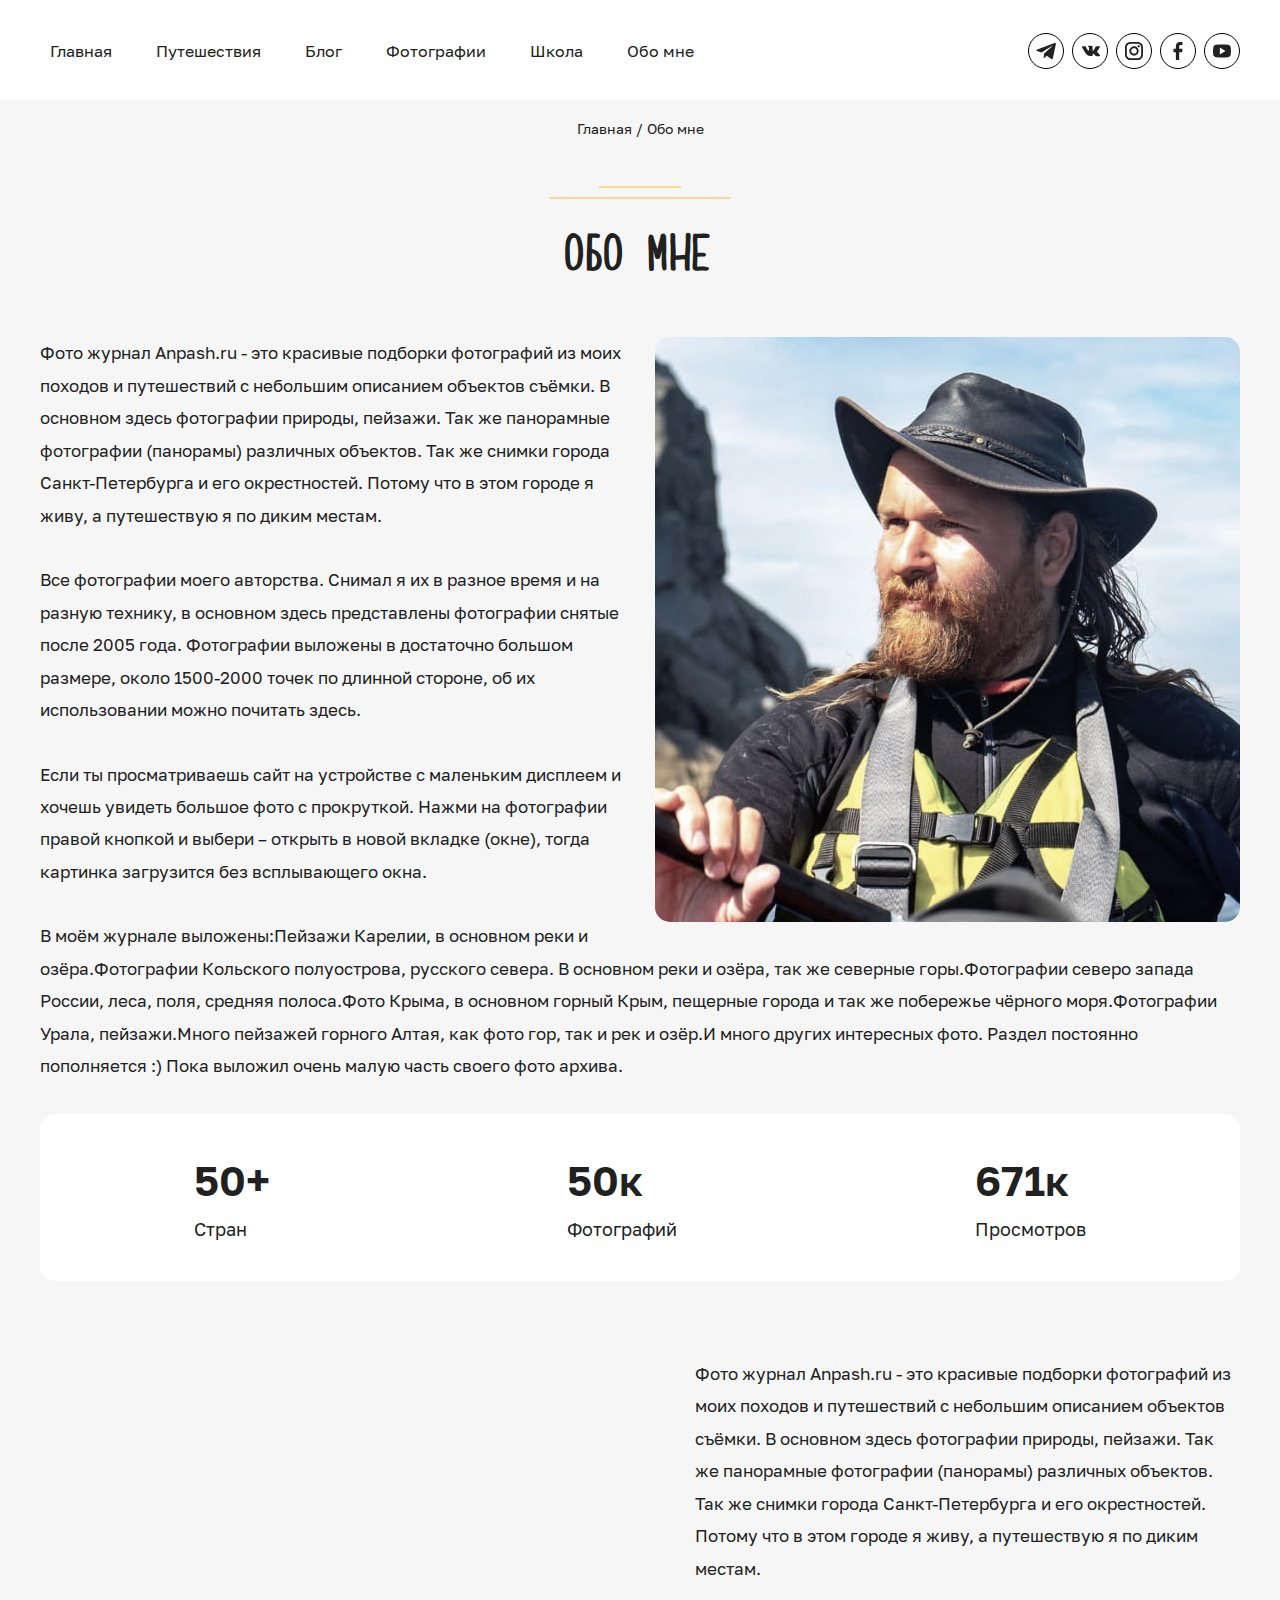
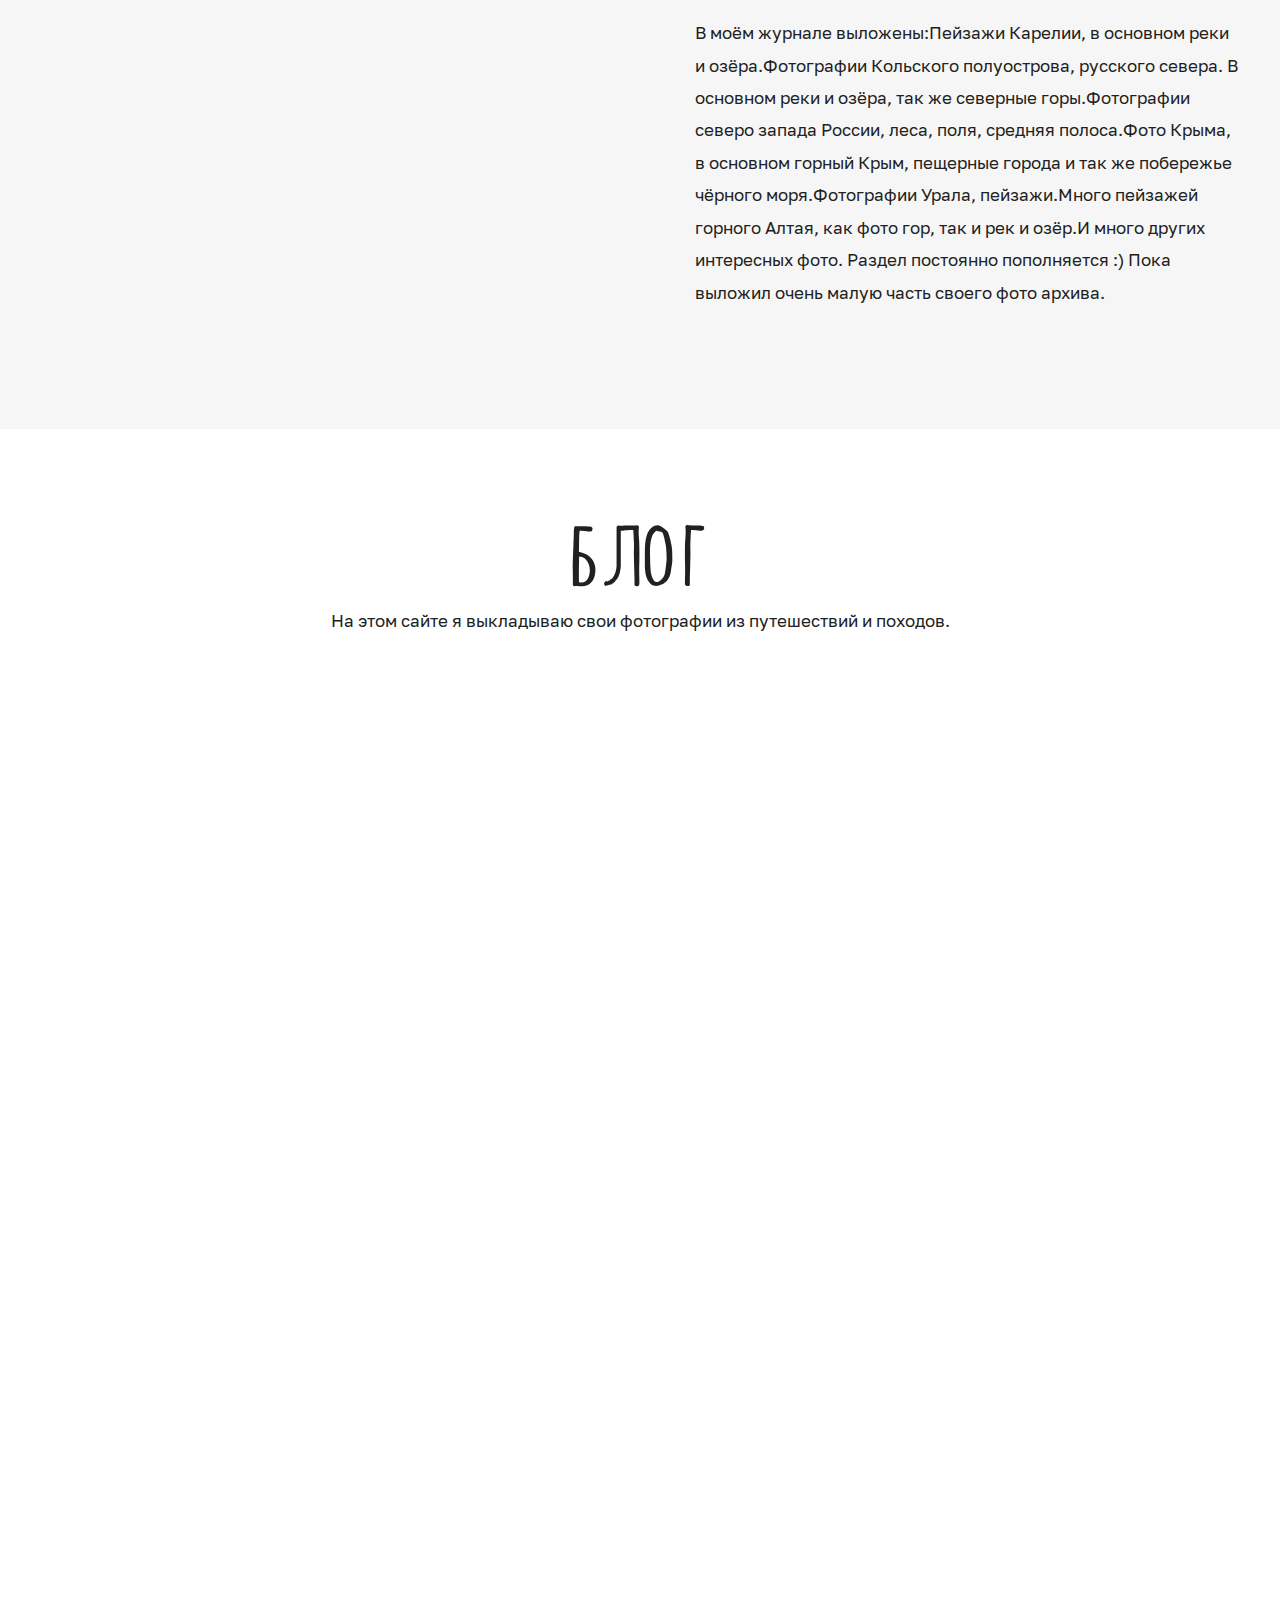
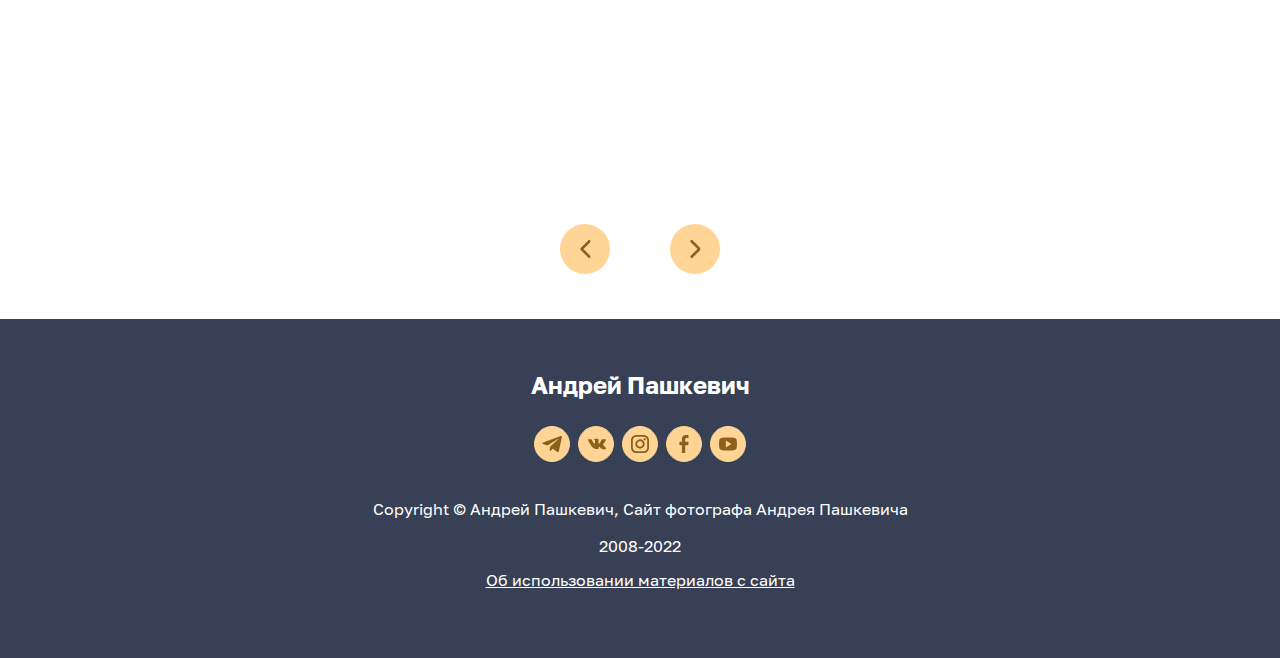
<file: about.html>
<!DOCTYPE html>
<html lang="ru">
	<head>
		<meta http-equiv="Content-Type" content="text/html; charset=utf-8">

		<!-- Адаптирование страницы для мобильных устройств -->
		<meta name="viewport" content="width=device-width, initial-scale=1, maximum-scale=1">

		<!-- Запрет распознования номера телефона -->
		<meta name="format-detection" content="telephone=no">
		<meta name="SKYPE_TOOLBAR" content ="SKYPE_TOOLBAR_PARSER_COMPATIBLE">

		<!-- Заголовок страницы -->
		<title>Заголовок страницы</title>

		<!-- Подключение шрифтов -->
	

		<!-- Данное значение часто используют(использовали) поисковые системы -->
		<meta name="description" content="">
		<meta name="keywords" content="">

		<!-- Изменение цвета панели моб. браузера -->
		<meta name="msapplication-TileColor" content="#DE041D">
		<meta name="theme-color" content="#DE041D">

		
		<!-- Подключение файлов стилей -->
		<link rel="stylesheet" href="css/swiper-bundle.min.css">
		<link rel="stylesheet" href="css/swiper.css">
		<link rel="stylesheet" href="css/fancybox.css">
		
		<link rel="stylesheet" href="css/styles.css">

		<link rel="stylesheet" href="css/response_1370.css" media="print, (max-width: 1370px)">
		<link rel="stylesheet" href="css/response_1187.css" media="print, (max-width: 1187px)">
		<link rel="stylesheet" href="css/response_1023.css" media="print, (max-width: 1023px)">
		<link rel="stylesheet" href="css/response_767.css" media="print, (max-width: 767px)">
		<link rel="stylesheet" href="css/response_479.css" media="(max-width: 479px)">
	</head>

	<body>
		<div class="wrap">
			<div class="main inside-page">
				<header>									
					<div class="cont">																
					
						<div class="header_top">
							<button class="mob_menu_btn">
								<img src="images/ic_mob_menu2.svg" alt="">
							</button>
							<button class="close_btn">
								<img src="images/ic_close.svg" alt="">
							</button>

						
							<nav class="menu row">
								<div class="item">
									<a href="index.html">Главная</a>
								</div>
								<div class="item">
									<a href="#tour.html">Путешествия</a>
								</div>
								<div class="item">
									<a href="blog.html">Блог</a>
								</div>
								<div class="item">
									<a href="photo.html">Фотографии</a>
								</div>
								<div class="item">
									<a href="school.html">Школа</a>
								</div>
								<div class="item">
									<a href="about.html">Обо мне</a>
								</div>
								<div class="header_links header_links-mob">
									<a href="#">
										<svg class="icon"><use xlink:href="images/sprite.svg#telegram"></use></svg>
									</a>
									<a href="#">
										<svg class="icon"><use xlink:href="images/sprite.svg#vk"></use></svg>
									</a>
									<a href="#">
										<svg class="icon"><use xlink:href="images/sprite.svg#insta"></use></svg>
									</a>
									<a href="#">
										<svg class="icon"><use xlink:href="images/sprite.svg#facebook"></use></svg>
									</a>
									<a href="#">
										<svg class="icon"><use xlink:href="images/sprite.svg#yotube"></use></svg>
									</a>
								</div>	
							</nav>

							<div class="header_links">
								<a href="#">
									<svg class="icon"><use xlink:href="images/sprite.svg#telegram"></use></svg>
								</a>
								<a href="#">
									<svg class="icon"><use xlink:href="images/sprite.svg#vk"></use></svg>
								</a>
								<a href="#">
									<svg class="icon"><use xlink:href="images/sprite.svg#insta"></use></svg>
								</a>
								<a href="#">
									<svg class="icon"><use xlink:href="images/sprite.svg#facebook"></use></svg>
								</a>
								<a href="#">
									<svg class="icon"><use xlink:href="images/sprite.svg#yotube"></use></svg>
								</a>
							</div>								
						</div>
						
					</div>	
				</header>



				<section class="about-page">
					<div class="cont">
						<div class="breadcrumbs">
							<a href="index.html">Главная</a> <span class="sep">/</span>
							<span class="current">Обо мне</span>
						</div>
						<div class="tour-page_title title">Обо мне</div>
					
						<div class="about_text">
							<img data-src="images/about_img.jpg" alt="" class="lazyload">
							<p>Фото журнал Anpash.ru - это красивые подборки фотографий из моих походов и путешествий с небольшим описанием объектов съёмки. В основном здесь фотографии природы, пейзажи. Так же панорамные фотографии (панорамы) различных объектов. Так же снимки города Санкт-Петербурга и его окрестностей. Потому что в этом городе я живу, а путешествую я по диким местам.</p>
							<p>Все фотографии моего авторства. Снимал я их в разное время и на разную технику, в основном здесь представлены фотографии снятые после 2005 года. Фотографии выложены в достаточно большом размере, около 1500-2000 точек по длинной стороне, об их использовании можно почитать здесь.</p>
							<p>Если ты просматриваешь сайт на устройстве с маленьким дисплеем и хочешь увидеть большое фото с прокруткой. Нажми на фотографии правой кнопкой и выбери – открыть в новой вкладке (окне), тогда картинка загрузится без всплывающего окна.</p>
							<p>В моём журнале выложены:Пейзажи Карелии, в основном реки и озёра.Фотографии Кольского полуострова, русского севера. В основном реки и озёра, так же северные горы.Фотографии северо запада России, леса, поля, средняя полоса.Фото Крыма, в основном горный Крым, пещерные города и так же побережье чёрного моря.Фотографии Урала, пейзажи.Много пейзажей горного Алтая, как фото гор, так и рек и озёр.И много других интересных фото. Раздел постоянно пополняется :) Пока выложил очень малую часть своего фото архива.</p>
						</div>
						
						<div class="about_items">
							<div class="about_item">
								<div class="about_item-top">
									<div class="about_item-col">50</div>
									<span>+</span>
								</div>									
								<div class="about_item-text">Стран</div>
							</div>
							<div class="about_item">
								<div class="about_item-top">
									<div class="about_item-col">50</div>
									<span>к</span>
								</div>
								<div class="about_item-text">Фотографий</div>
							</div>
							<div class="about_item">
								<div class="about_item-top">
									<div class="about_item-col">671</div>
									<span>к</span>
								</div>
								<div class="about_item-text">Просмотров</div>
							</div>
						</div>
						
						<div class="about_text fl">
							<img data-src="images/about_img2.jpg" alt="" class="lazyload">
							<p>Фото журнал Anpash.ru - это красивые подборки фотографий из моих походов и путешествий с небольшим описанием объектов съёмки. В основном здесь фотографии природы, пейзажи. Так же панорамные фотографии (панорамы) различных объектов. Так же снимки города Санкт-Петербурга и его окрестностей. Потому что в этом городе я живу, а путешествую я по диким местам.</p>
							<p>В моём журнале выложены:Пейзажи Карелии, в основном реки и озёра.Фотографии Кольского полуострова, русского севера. В основном реки и озёра, так же северные горы.Фотографии северо запада России, леса, поля, средняя полоса.Фото Крыма, в основном горный Крым, пещерные города и так же побережье чёрного моря.Фотографии Урала, пейзажи.Много пейзажей горного Алтая, как фото гор, так и рек и озёр.И много других интересных фото. Раздел постоянно пополняется :) Пока выложил очень малую часть своего фото архива.</p>
						</div>				
					
					</div>
				</section>


				<section class="blog">
					<div class="cont">
						<div class="block_head">
							<div class="blog_title title">Блог</div>
							<div class="blog_text text">На этом сайте я выкладываю свои фотографии из путешествий и походов.</div>		
						</div>

						<div class="blog-slider">
							<div class="swiper-wrapper">
								<div class="swiper-slide">
									<a href="#" class="blog_item">
										<div class="blog_item-img">
											<img data-src="images/blog1.jpg" alt="" class="swiper-lazy">
										</div>
										<div class="blog_item-title">По Лофотенам<br>на морских каяках</div>
										<div class="blog_item-text">Решил написать пока небольшую заметку о нашем путешествии на Лофотены (Лофотенские острова Норвегии) на морских каяках в июне 2014 года.</div>
										<div class="blog_item-link">читать подробнее</div>	
									</a>									
								</div>
								<div class="swiper-slide">
									<a href="#" class="blog_item">
										<div class="blog_item-img">
											<img data-src="images/blog2.jpg" alt="" class="swiper-lazy">
										</div>
										<div class="blog_item-title">Белое море, фото,<br>пейзажи</div>
										<div class="blog_item-text">Подборка фотографий белого моря, здесь мои лучшие пейзажи 2012-2013 годов съёмки. Эти фотографии сделаны в Кандалакшском заливе Белого моря, в основном около Умбы...</div>
										<div class="blog_item-link">читать подробнее</div>	
									</a>									
								</div>
								<div class="swiper-slide">
									<a href="#" class="blog_item">
										<div class="blog_item-img">
											<img data-src="images/blog3.jpg" alt="" class="swiper-lazy">
										</div>
										<div class="blog_item-title">Бирюзовая Катунь,<br>фотографии</div>
										<div class="blog_item-text">Фотографии великой священной Алтайской реки Катуни. Через некоторое время после того как вода в реке спадает, она становится действительно бирюзовой.  </div>
										<div class="blog_item-link">читать подробнее</div>		
									</a>									
								</div>
								<div class="swiper-slide">
									<a href="#" class="blog_item">
										<div class="blog_item-img">
											<img data-src="images/blog1.jpg" alt="" class="swiper-lazy">
										</div>
										<div class="blog_item-title">По Лофотенам<br>на морских каяках</div>
										<div class="blog_item-text">Решил написать пока небольшую заметку о нашем путешествии на Лофотены (Лофотенские острова Норвегии) на морских каяках в июне 2014 года.</div>
										<div class="blog_item-link">читать подробнее</div>	
									</a>									
								</div>
								<div class="swiper-slide">
									<a href="#" class="blog_item">
										<div class="blog_item-img">
											<img data-src="images/blog2.jpg" alt="" class="swiper-lazy">
										</div>
										<div class="blog_item-title">Белое море, фото,<br>пейзажи</div>
										<div class="blog_item-text">Подборка фотографий белого моря, здесь мои лучшие пейзажи 2012-2013 годов съёмки. Эти фотографии сделаны в Кандалакшском заливе Белого моря, в основном около Умбы...</div>
										<div class="blog_item-link">читать подробнее</div>	
									</a>									
								</div>
								<div class="swiper-slide">
									<a href="#" class="blog_item">
										<div class="blog_item-img">
											<img data-src="images/blog3.jpg" alt="" class="swiper-lazy">
										</div>
										<div class="blog_item-title">Бирюзовая Катунь,<br>фотографии</div>
										<div class="blog_item-text">Фотографии великой священной Алтайской реки Катуни. Через некоторое время после того как вода в реке спадает, она становится действительно бирюзовой.  </div>
										<div class="blog_item-link">читать подробнее</div>		
									</a>									
								</div>
							</div>
						</div>
						<div class="swiper-button-prev swiper-button-prev2">
							<svg class="icon"><use xlink:href="images/sprite.svg#arrow_prev"></use></svg>
						</div>
						<div class="swiper-button-next swiper-button-next2">
							<svg class="icon"><use xlink:href="images/sprite.svg#arrow_next"></use></svg>
						</div>				
					</div>
				</section>




				<footer>
					<div class="cont">
						<div class="footer_name">Андрей Пашкевич</div>
						<div class="footer_links">
							<a href="#">
								<svg class="icon"><use xlink:href="images/sprite.svg#telegram"></use></svg>
							</a>
							<a href="#">
								<svg class="icon"><use xlink:href="images/sprite.svg#vk"></use></svg>
							</a>
							<a href="#">
								<svg class="icon"><use xlink:href="images/sprite.svg#insta"></use></svg>
							</a>
							<a href="#">
								<svg class="icon"><use xlink:href="images/sprite.svg#facebook"></use></svg>
							</a>
							<a href="#">
								<svg class="icon"><use xlink:href="images/sprite.svg#yotube"></use></svg>
							</a>
						</div>	
						<div class="footer_copyright">Copyright © Андрей Пашкевич, Сайт фотографа Андрея Пашкевича</div>
						<div class="footer_date">2008-2022</div>
						<a href="#" class="footer_link">Об использовании материалов с сайта</a>
					</div>
				</footer>


			<div class="overlay"></div>
		</div>


		<div class="supports_error">
			Ваш браузер устарел рекомендуем обновить его до последней версии<br> или использовать другой более современный.
		</div>




		<!-- Подключение javascript файлов -->
		<script src="js/jquery-3.5.0.min.js"></script>
		<script src="js/swiper-bundle.min.js"></script>
		<script src="js/fancybox.min.js"></script>
		<script src="https://masonry.desandro.com/masonry.pkgd.js"></script>
		<script src="https://imagesloaded.desandro.com/imagesloaded.pkgd.js"></script>
		<script src="js/jquery.spincrement.min.js"></script>
		<script src="js/functions.js"></script>
		<script src="js/scripts.js"></script>

	
	</body>
</html>
</file>
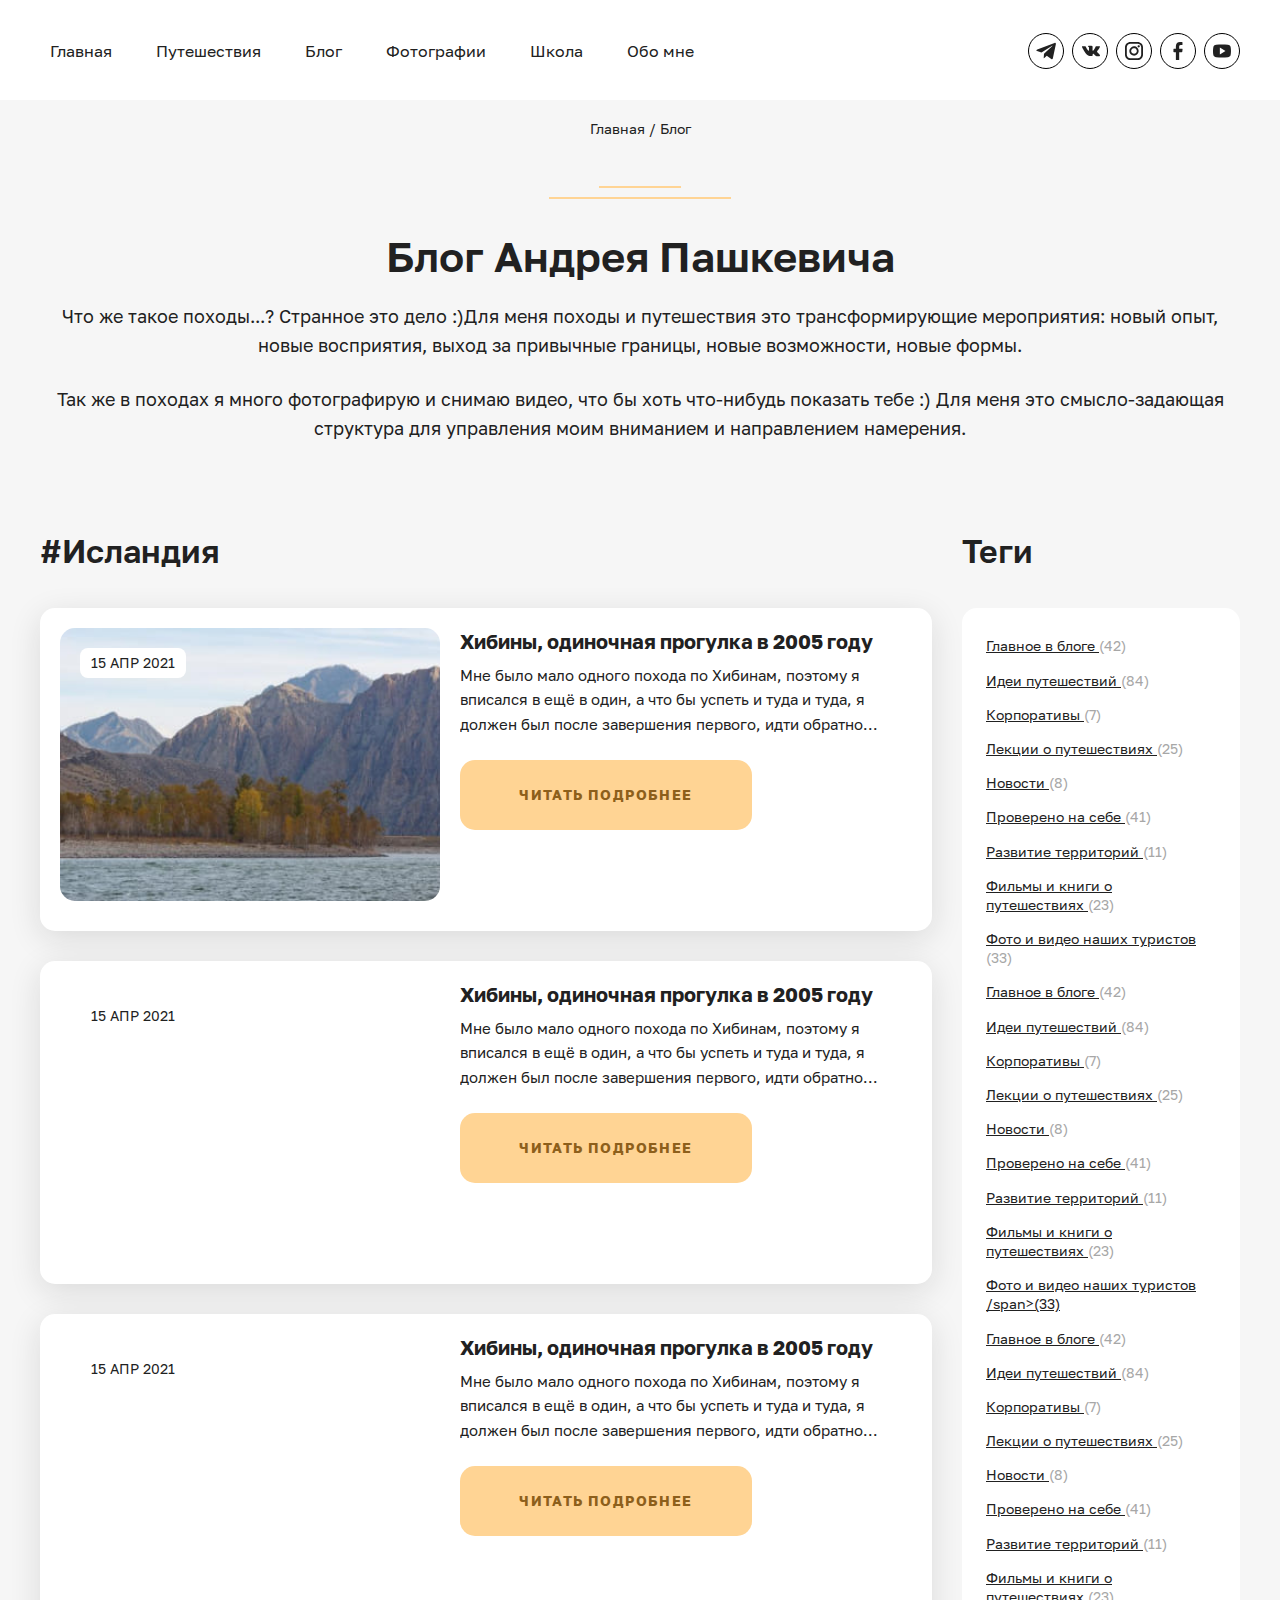
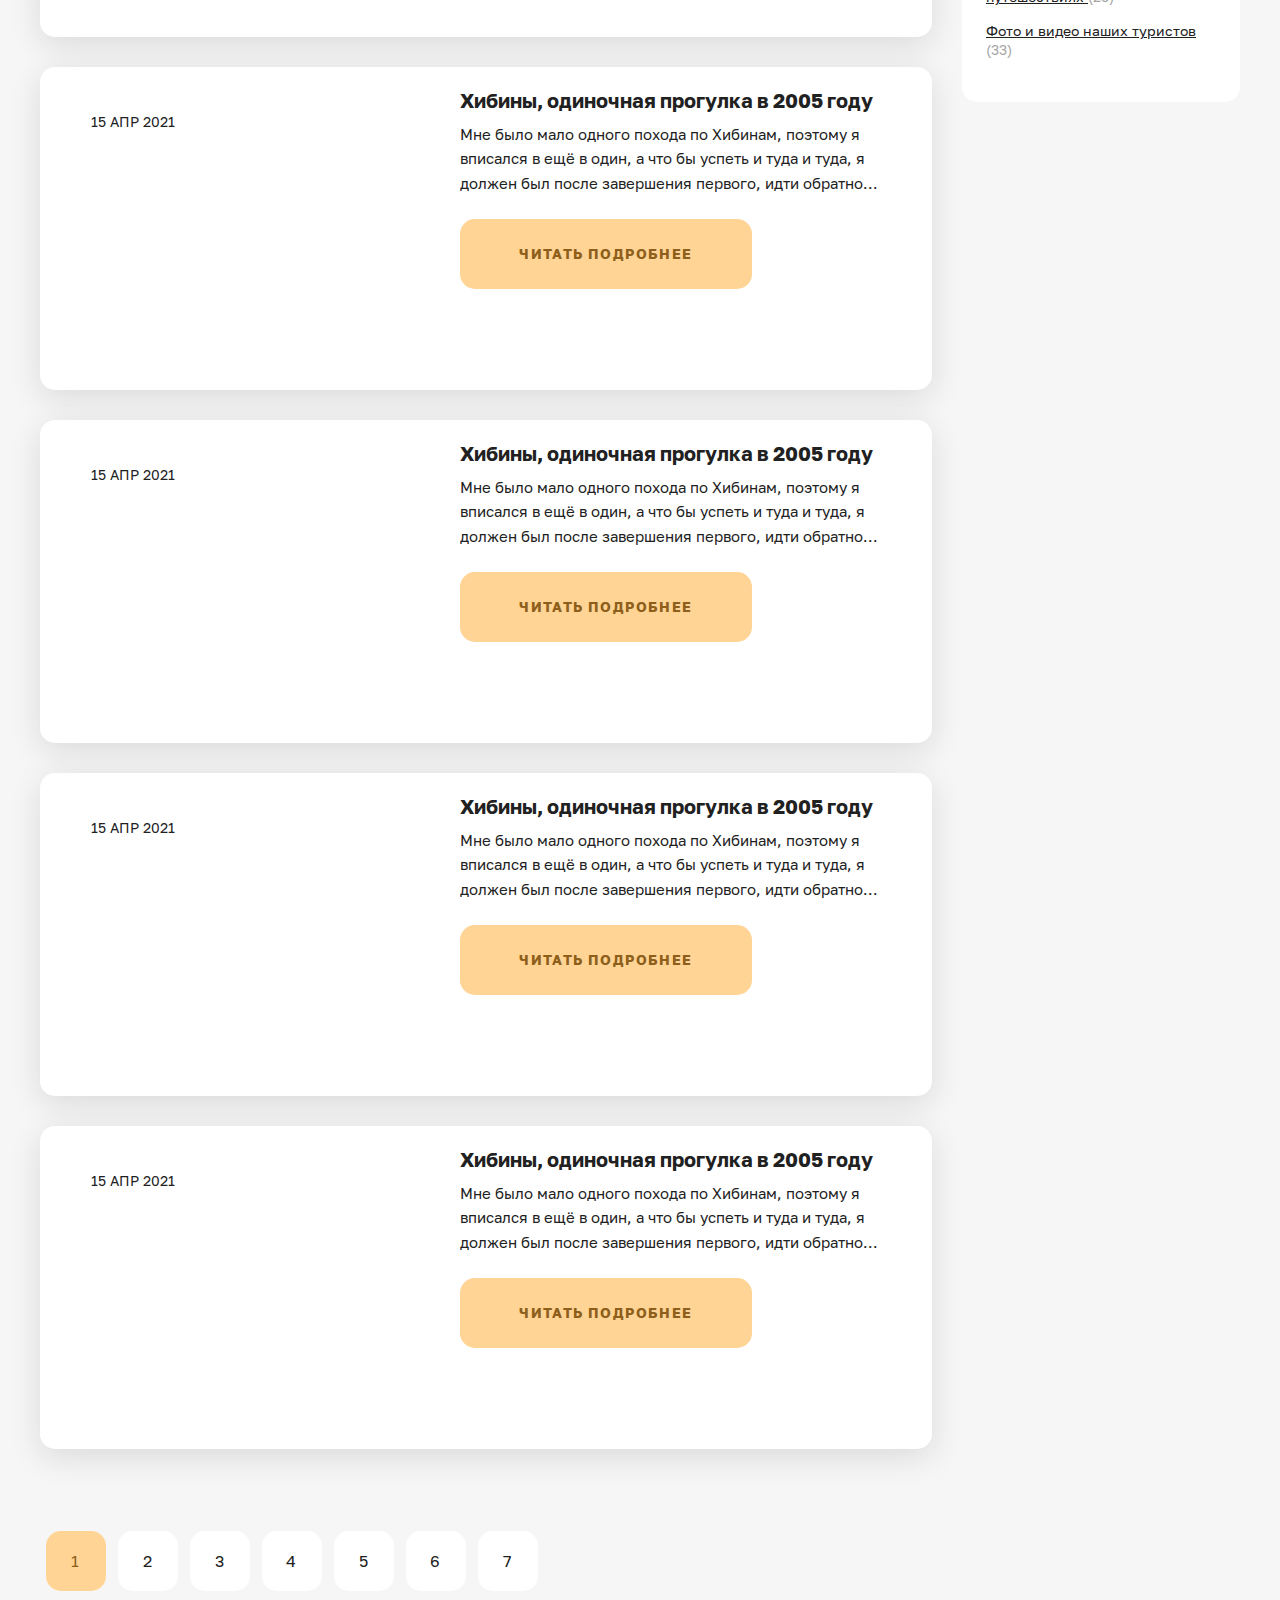
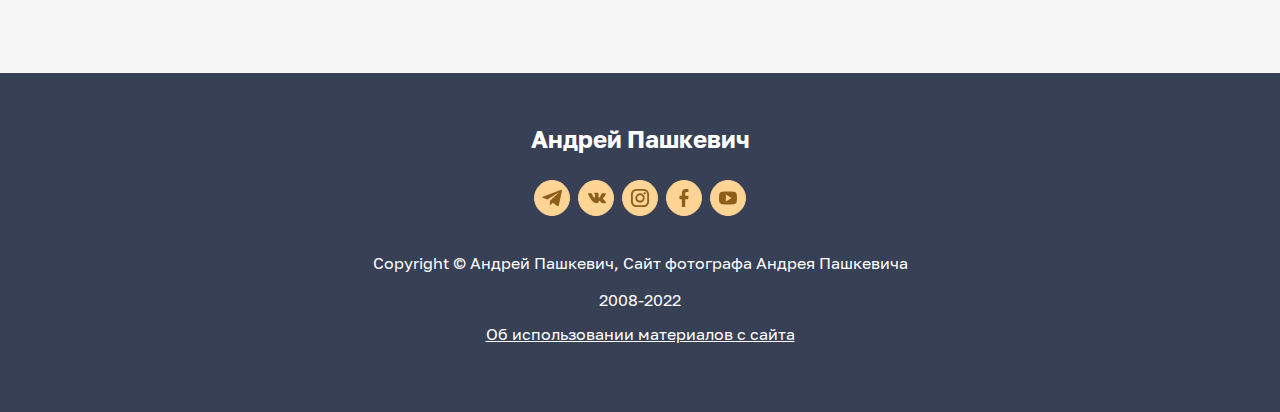
<file: blog.html>
<!DOCTYPE html>
<html lang="ru">
	<head>
		<meta http-equiv="Content-Type" content="text/html; charset=utf-8">

		<!-- Адаптирование страницы для мобильных устройств -->
		<meta name="viewport" content="width=device-width, initial-scale=1, maximum-scale=1">

		<!-- Запрет распознования номера телефона -->
		<meta name="format-detection" content="telephone=no">
		<meta name="SKYPE_TOOLBAR" content ="SKYPE_TOOLBAR_PARSER_COMPATIBLE">

		<!-- Заголовок страницы -->
		<title>Заголовок страницы</title>

		<!-- Подключение шрифтов -->
	

		<!-- Данное значение часто используют(использовали) поисковые системы -->
		<meta name="description" content="">
		<meta name="keywords" content="">

		<!-- Изменение цвета панели моб. браузера -->
		<meta name="msapplication-TileColor" content="#DE041D">
		<meta name="theme-color" content="#DE041D">

		
		<!-- Подключение файлов стилей -->
		<link rel="stylesheet" href="css/swiper-bundle.min.css">
		<link rel="stylesheet" href="css/swiper.css">
		<link rel="stylesheet" href="css/fancybox.css">
		
		<link rel="stylesheet" href="css/styles.css">

		<link rel="stylesheet" href="css/response_1370.css" media="print, (max-width: 1370px)">
		<link rel="stylesheet" href="css/response_1187.css" media="print, (max-width: 1187px)">
		<link rel="stylesheet" href="css/response_1023.css" media="print, (max-width: 1023px)">
		<link rel="stylesheet" href="css/response_767.css" media="print, (max-width: 767px)">
		<link rel="stylesheet" href="css/response_479.css" media="(max-width: 479px)">
	</head>

	<body>
		<div class="wrap">
			<div class="main inside-page">
				<header>									
					<div class="cont">																
					
						<div class="header_top">
							<button class="mob_menu_btn">
								<img src="images/ic_mob_menu2.svg" alt="">
							</button>
							<button class="close_btn">
								<img src="images/ic_close.svg" alt="">
							</button>

						
							<nav class="menu row">
								<div class="item">
									<a href="index.html">Главная</a>
								</div>
								<div class="item">
									<a href="#tour.html">Путешествия</a>
								</div>
								<div class="item">
									<a href="blog.html">Блог</a>
								</div>
								<div class="item">
									<a href="photo.html">Фотографии</a>
								</div>
								<div class="item">
									<a href="school.html">Школа</a>
								</div>
								<div class="item">
									<a href="about.html">Обо мне</a>
								</div>
								<div class="header_links header_links-mob">
									<a href="#">
										<svg class="icon"><use xlink:href="images/sprite.svg#telegram"></use></svg>
									</a>
									<a href="#">
										<svg class="icon"><use xlink:href="images/sprite.svg#vk"></use></svg>
									</a>
									<a href="#">
										<svg class="icon"><use xlink:href="images/sprite.svg#insta"></use></svg>
									</a>
									<a href="#">
										<svg class="icon"><use xlink:href="images/sprite.svg#facebook"></use></svg>
									</a>
									<a href="#">
										<svg class="icon"><use xlink:href="images/sprite.svg#yotube"></use></svg>
									</a>
								</div>	
							</nav>

							<div class="header_links">
								<a href="#">
									<svg class="icon"><use xlink:href="images/sprite.svg#telegram"></use></svg>
								</a>
								<a href="#">
									<svg class="icon"><use xlink:href="images/sprite.svg#vk"></use></svg>
								</a>
								<a href="#">
									<svg class="icon"><use xlink:href="images/sprite.svg#insta"></use></svg>
								</a>
								<a href="#">
									<svg class="icon"><use xlink:href="images/sprite.svg#facebook"></use></svg>
								</a>
								<a href="#">
									<svg class="icon"><use xlink:href="images/sprite.svg#yotube"></use></svg>
								</a>
							</div>								
						</div>
						
					</div>	
				</header>



				<section class="blog-page">
					<div class="cont">
						<div class="breadcrumbs">
							<a href="index.html">Главная</a> <span class="sep">/</span>
							<span class="current">Блог</span>
						</div>
						<div class="tour-page_title">Блог Андрея Пашкевича</div>
						<div class="tour-page_text">
   							<p>Что же такое походы...? Странное это дело :)Для меня походы и путешествия это трансформирующие мероприятия: новый опыт, новые восприятия, выход за привычные границы, новые возможности, новые формы.</p>
							<p>Так же в походах я много фотографирую и снимаю видео, что бы хоть что-нибудь показать тебе :) Для меня это смысло-задающая структура для управления моим вниманием и направлением намерения.</p>
						</div>
						<div class="blog-page_wrap">
							<div class="blog-page_left">
								<div class="blog-page_left-title">#Исландия</div>
								<div class="tour_items">
									<a href="#" class="tour_item">
										<div class="blog_item-imgs">
											<img data-src="images/tour1.jpg" alt="" class="lazyload">
											<span class="tour_item-date">15 АПР 2021</span>
										</div>		
										<div class="tour_item-info">
											<div class="tour_item-title">Хибины, одиночная прогулка в 2005 году</div>
											<div class="tour_item-text">Мне было мало одного похода по Хибинам, поэтому я вписался в ещё в один, а что бы успеть и туда и туда, я должен был после завершения первого, идти обратно...</div>
											<div class="tour_item-link">читать подробнее</div>	
										</div>						
									</a>
									<a href="#" class="tour_item">
										<div class="blog_item-imgs">
											<img data-src="images/tour2.jpg" alt="" class="lazyload">
											<span class="tour_item-date">15 АПР 2021</span>
										</div>		
										<div class="tour_item-info">
											<div class="tour_item-title">Хибины, одиночная прогулка в 2005 году</div>
											<div class="tour_item-text">Мне было мало одного похода по Хибинам, поэтому я вписался в ещё в один, а что бы успеть и туда и туда, я должен был после завершения первого, идти обратно...</div>
											<div class="tour_item-link">читать подробнее</div>	
										</div>						
									</a>
									<a href="#" class="tour_item">
										<div class="blog_item-imgs">
											<img data-src="images/tour3.jpg" alt="" class="lazyload">
											<span class="tour_item-date">15 АПР 2021</span>
										</div>		
										<div class="tour_item-info">
											<div class="tour_item-title">Хибины, одиночная прогулка в 2005 году</div>
											<div class="tour_item-text">Мне было мало одного похода по Хибинам, поэтому я вписался в ещё в один, а что бы успеть и туда и туда, я должен был после завершения первого, идти обратно...</div>
											<div class="tour_item-link">читать подробнее</div>	
										</div>						
									</a>
									<a href="#" class="tour_item">
										<div class="blog_item-imgs">
											<img data-src="images/tour1.jpg" alt="" class="lazyload">
											<span class="tour_item-date">15 АПР 2021</span>
										</div>		
										<div class="tour_item-info">
											<div class="tour_item-title">Хибины, одиночная прогулка в 2005 году</div>
											<div class="tour_item-text">Мне было мало одного похода по Хибинам, поэтому я вписался в ещё в один, а что бы успеть и туда и туда, я должен был после завершения первого, идти обратно...</div>
											<div class="tour_item-link">читать подробнее</div>	
										</div>						
									</a>
									<a href="#" class="tour_item">
										<div class="blog_item-imgs">
											<img data-src="images/tour2.jpg" alt="" class="lazyload">
											<span class="tour_item-date">15 АПР 2021</span>
										</div>		
										<div class="tour_item-info">
											<div class="tour_item-title">Хибины, одиночная прогулка в 2005 году</div>
											<div class="tour_item-text">Мне было мало одного похода по Хибинам, поэтому я вписался в ещё в один, а что бы успеть и туда и туда, я должен был после завершения первого, идти обратно...</div>
											<div class="tour_item-link">читать подробнее</div>	
										</div>						
									</a>
									<a href="#" class="tour_item">
										<div class="blog_item-imgs">
											<img data-src="images/tour3.jpg" alt="" class="lazyload">
											<span class="tour_item-date">15 АПР 2021</span>
										</div>		
										<div class="tour_item-info">
											<div class="tour_item-title">Хибины, одиночная прогулка в 2005 году</div>
											<div class="tour_item-text">Мне было мало одного похода по Хибинам, поэтому я вписался в ещё в один, а что бы успеть и туда и туда, я должен был после завершения первого, идти обратно...</div>
											<div class="tour_item-link">читать подробнее</div>	
										</div>						
									</a>
									<a href="#" class="tour_item">
										<div class="blog_item-imgs">
											<img data-src="images/tour2.jpg" alt="" class="lazyload">
											<span class="tour_item-date">15 АПР 2021</span>
										</div>		
										<div class="tour_item-info">
											<div class="tour_item-title">Хибины, одиночная прогулка в 2005 году</div>
											<div class="tour_item-text">Мне было мало одного похода по Хибинам, поэтому я вписался в ещё в один, а что бы успеть и туда и туда, я должен был после завершения первого, идти обратно...</div>
											<div class="tour_item-link">читать подробнее</div>	
										</div>						
									</a>
									
								</div>
								<div class="pagination">
									<a class="active">1</a>
									<a href="#">2</a>
									<a href="#">3</a>
									<a href="#">4</a>
									<a href="#">5</a>
									<a href="#">6</a>
									<a href="#">7</a>
								</div>		
							</div>

							<div class="blog-page_right">
								<div class="blog-page_right-title">Теги</div>
								<div class="blog-page_tag">
									<a href="#"><span>Главное в блоге </span>(42)</a>
									<a href="#"><span>Идеи путешествий </span>(84)</a>
									<a href="#"><span>Корпоративы </span>(7)</a>
									<a href="#"><span>Лекции о путешествиях </span>(25)</a>
									<a href="#"><span>Новости </span>(8)</a>
									<a href="#"><span>Проверено на себе </span>(41)</a>
									<a href="#"><span>Развитие территорий </span>(11)</a>
									<a href="#"><span>Фильмы и книги о путешествиях </span>(23)</a>
									<a href="#"><span>Фото и видео наших туристов </span>(33)</a>
									<a href="#"><span>Главное в блоге </span>(42)</a>
									<a href="#"><span>Идеи путешествий </span>(84)</a>
									<a href="#"><span>Корпоративы </span>(7)</a>
									<a href="#"><span>Лекции о путешествиях </span>(25)</a>
									<a href="#"><span>Новости </span>(8)</a>
									<a href="#"><span>Проверено на себе </span>(41)</a>
									<a href="#"><span>Развитие территорий </span>(11)</a>
									<a href="#"><span>Фильмы и книги о путешествиях </span>(23)</a>
									<a href="#"><span>Фото и видео наших туристов /span>(33)</a>
									<a href="#"><span>Главное в блоге </span>(42)</a>
									<a href="#"><span>Идеи путешествий </span>(84)</a>
									<a href="#"><span>Корпоративы </span>(7)</a>
									<a href="#"><span>Лекции о путешествиях </span>(25)</a>
									<a href="#"><span>Новости </span>(8)</a>
									<a href="#"><span>Проверено на себе </span>(41)</a>
									<a href="#"><span>Развитие территорий </span>(11)</a>
									<a href="#"><span>Фильмы и книги о путешествиях </span>(23)</a>
									<a href="#"><span>Фото и видео наших туристов </span>(33)</a>
								</div>
							</div>
						</div>
						
					</div>
				</section>




				<footer>
					<div class="cont">
						<div class="footer_name">Андрей Пашкевич</div>
						<div class="footer_links">
							<a href="#">
								<svg class="icon"><use xlink:href="images/sprite.svg#telegram"></use></svg>
							</a>
							<a href="#">
								<svg class="icon"><use xlink:href="images/sprite.svg#vk"></use></svg>
							</a>
							<a href="#">
								<svg class="icon"><use xlink:href="images/sprite.svg#insta"></use></svg>
							</a>
							<a href="#">
								<svg class="icon"><use xlink:href="images/sprite.svg#facebook"></use></svg>
							</a>
							<a href="#">
								<svg class="icon"><use xlink:href="images/sprite.svg#yotube"></use></svg>
							</a>
						</div>	
						<div class="footer_copyright">Copyright © Андрей Пашкевич, Сайт фотографа Андрея Пашкевича</div>
						<div class="footer_date">2008-2022</div>
						<a href="#" class="footer_link">Об использовании материалов с сайта</a>
					</div>
				</footer>


			<div class="overlay"></div>
		</div>


		<div class="supports_error">
			Ваш браузер устарел рекомендуем обновить его до последней версии<br> или использовать другой более современный.
		</div>




		<!-- Подключение javascript файлов -->
		<script src="js/jquery-3.5.0.min.js"></script>
		<script src="js/swiper-bundle.min.js"></script>
		<script src="js/fancybox.min.js"></script>
		<script src="https://masonry.desandro.com/masonry.pkgd.js"></script>
		<script src="https://imagesloaded.desandro.com/imagesloaded.pkgd.js"></script>
		<script src="js/jquery.spincrement.min.js"></script>
		<script src="js/functions.js"></script>
		<script src="js/scripts.js"></script>

	
	</body>
</html>
</file>
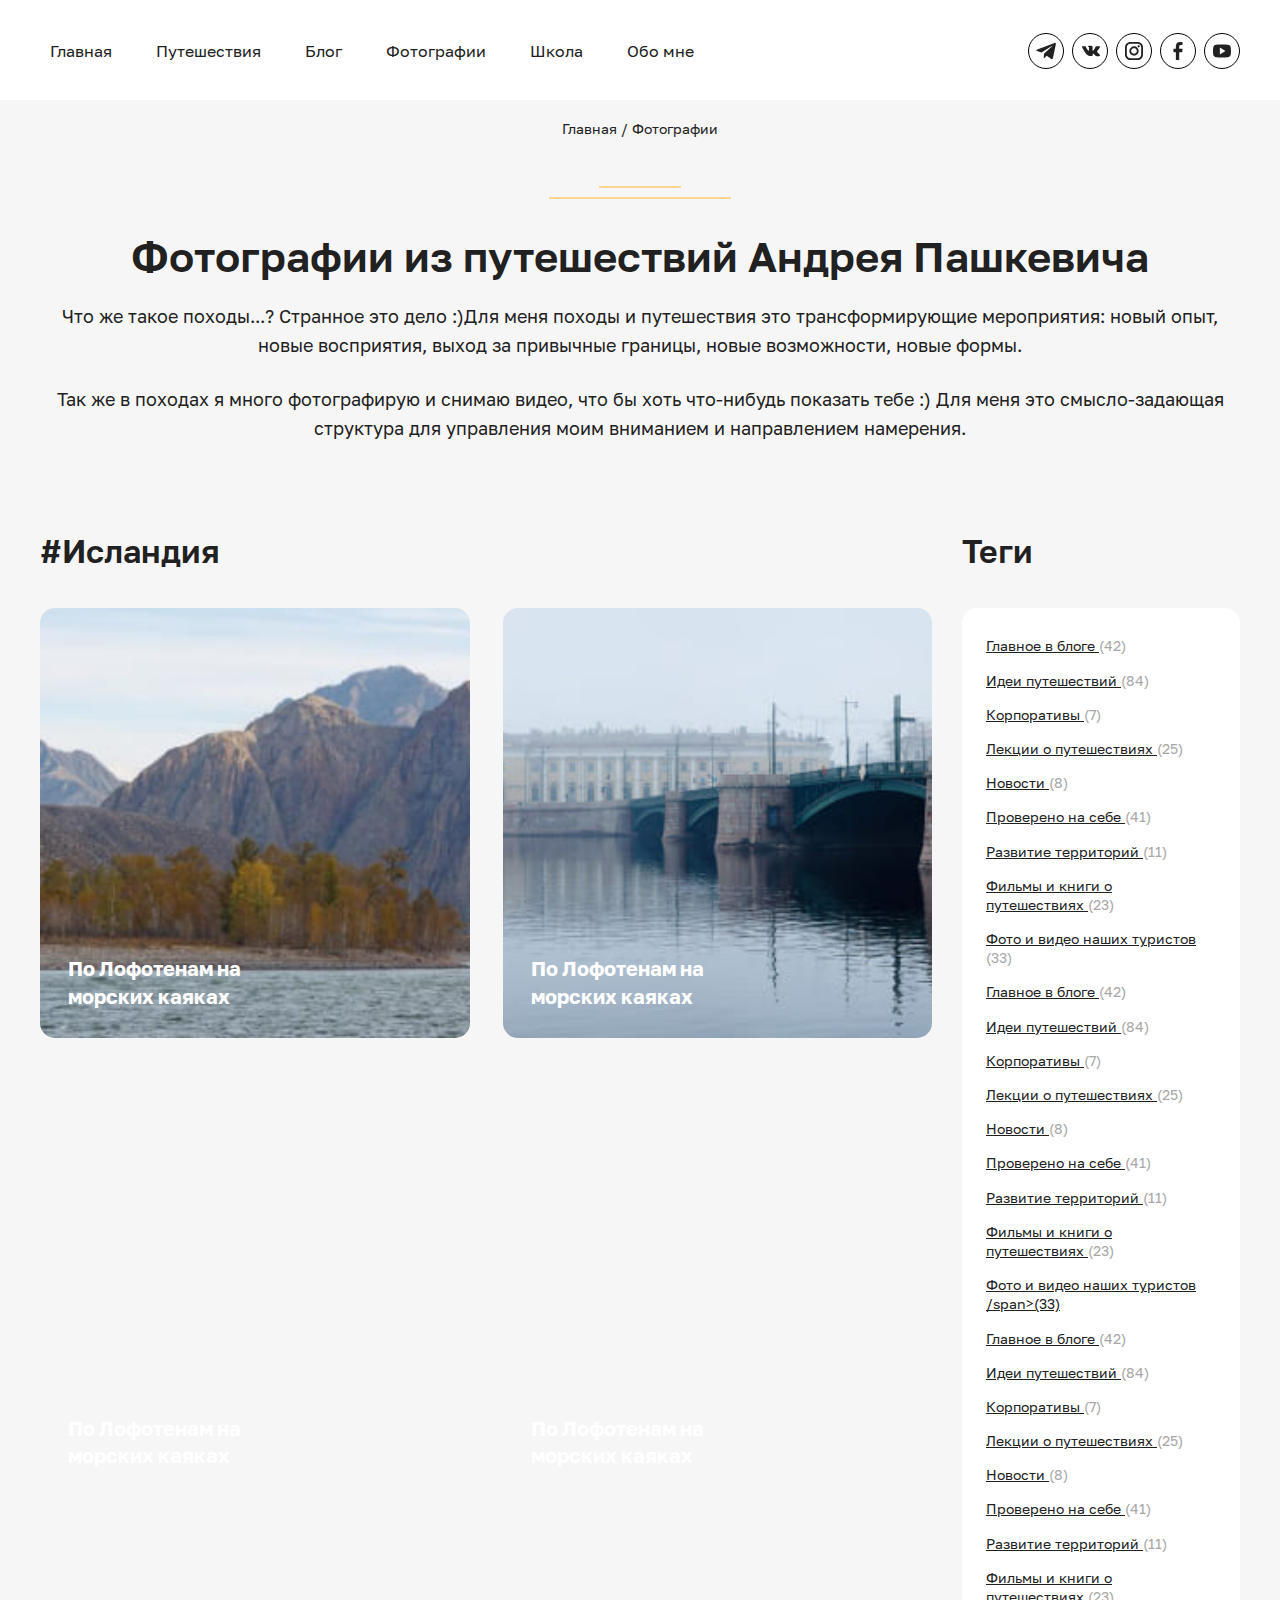
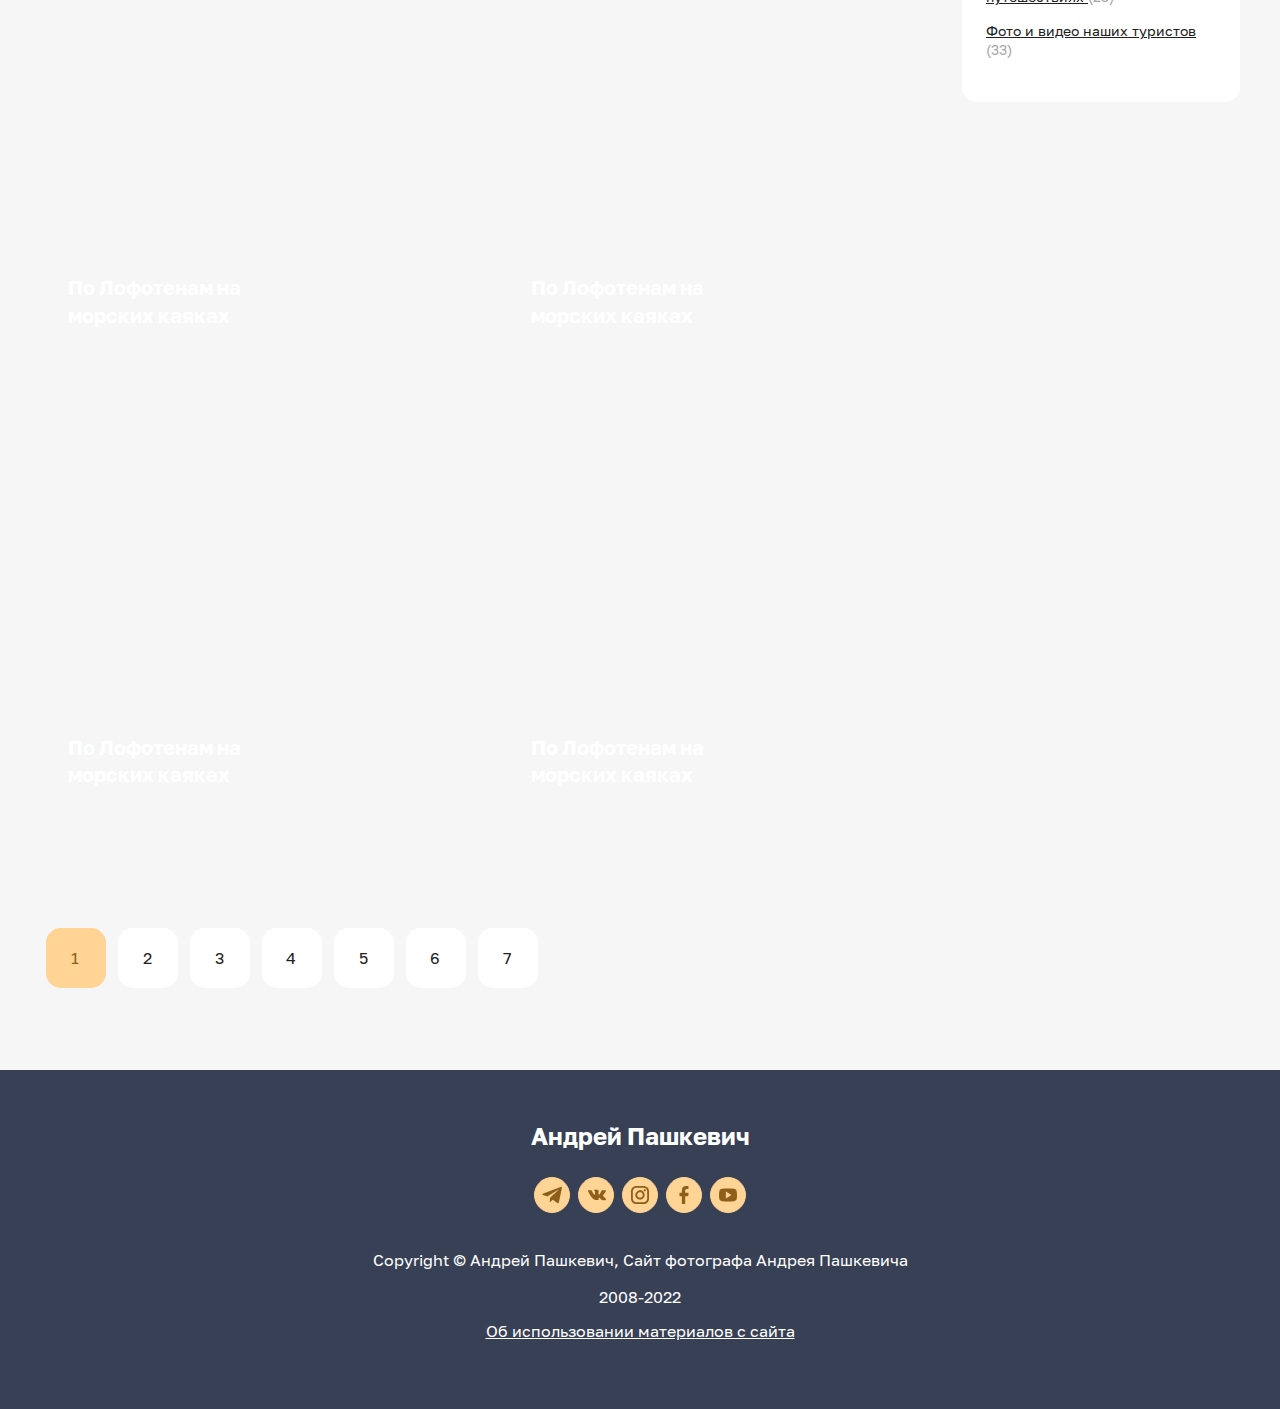
<file: photo.html>
<!DOCTYPE html>
<html lang="ru">
	<head>
		<meta http-equiv="Content-Type" content="text/html; charset=utf-8">

		<!-- Адаптирование страницы для мобильных устройств -->
		<meta name="viewport" content="width=device-width, initial-scale=1, maximum-scale=1">

		<!-- Запрет распознования номера телефона -->
		<meta name="format-detection" content="telephone=no">
		<meta name="SKYPE_TOOLBAR" content ="SKYPE_TOOLBAR_PARSER_COMPATIBLE">

		<!-- Заголовок страницы -->
		<title>Заголовок страницы</title>

		<!-- Подключение шрифтов -->
	

		<!-- Данное значение часто используют(использовали) поисковые системы -->
		<meta name="description" content="">
		<meta name="keywords" content="">

		<!-- Изменение цвета панели моб. браузера -->
		<meta name="msapplication-TileColor" content="#DE041D">
		<meta name="theme-color" content="#DE041D">

		
		<!-- Подключение файлов стилей -->
		<link rel="stylesheet" href="css/swiper-bundle.min.css">
		<link rel="stylesheet" href="css/swiper.css">
		<link rel="stylesheet" href="css/fancybox.css">
		
		<link rel="stylesheet" href="css/styles.css">

		<link rel="stylesheet" href="css/response_1370.css" media="print, (max-width: 1370px)">
		<link rel="stylesheet" href="css/response_1187.css" media="print, (max-width: 1187px)">
		<link rel="stylesheet" href="css/response_1023.css" media="print, (max-width: 1023px)">
		<link rel="stylesheet" href="css/response_767.css" media="print, (max-width: 767px)">
		<link rel="stylesheet" href="css/response_479.css" media="(max-width: 479px)">
	</head>

	<body>
		<div class="wrap">
			<div class="main inside-page">
				<header>									
					<div class="cont">																
					
						<div class="header_top">
							<button class="mob_menu_btn">
								<img src="images/ic_mob_menu2.svg" alt="">
							</button>
							<button class="close_btn">
								<img src="images/ic_close.svg" alt="">
							</button>

						
							<nav class="menu row">
								<div class="item">
									<a href="index.html">Главная</a>
								</div>
								<div class="item">
									<a href="#tour.html">Путешествия</a>
								</div>
								<div class="item">
									<a href="blog.html">Блог</a>
								</div>
								<div class="item">
									<a href="photo.html">Фотографии</a>
								</div>
								<div class="item">
									<a href="school.html">Школа</a>
								</div>
								<div class="item">
									<a href="about.html">Обо мне</a>
								</div>
								<div class="header_links header_links-mob">
									<a href="#">
										<svg class="icon"><use xlink:href="images/sprite.svg#telegram"></use></svg>
									</a>
									<a href="#">
										<svg class="icon"><use xlink:href="images/sprite.svg#vk"></use></svg>
									</a>
									<a href="#">
										<svg class="icon"><use xlink:href="images/sprite.svg#insta"></use></svg>
									</a>
									<a href="#">
										<svg class="icon"><use xlink:href="images/sprite.svg#facebook"></use></svg>
									</a>
									<a href="#">
										<svg class="icon"><use xlink:href="images/sprite.svg#yotube"></use></svg>
									</a>
								</div>	
							</nav>

							<div class="header_links">
								<a href="#">
									<svg class="icon"><use xlink:href="images/sprite.svg#telegram"></use></svg>
								</a>
								<a href="#">
									<svg class="icon"><use xlink:href="images/sprite.svg#vk"></use></svg>
								</a>
								<a href="#">
									<svg class="icon"><use xlink:href="images/sprite.svg#insta"></use></svg>
								</a>
								<a href="#">
									<svg class="icon"><use xlink:href="images/sprite.svg#facebook"></use></svg>
								</a>
								<a href="#">
									<svg class="icon"><use xlink:href="images/sprite.svg#yotube"></use></svg>
								</a>
							</div>								
						</div>
						
					</div>	
				</header>



				<section class="blog-page">
					<div class="cont">
						<div class="breadcrumbs">
							<a href="index.html">Главная</a> <span class="sep">/</span>
							<span class="current">Фотографии</span>
						</div>
						<div class="tour-page_title">Фотографии из путешествий Андрея Пашкевича</div>
						<div class="tour-page_text">
   							<p>Что же такое походы...? Странное это дело :)Для меня походы и путешествия это трансформирующие мероприятия: новый опыт, новые восприятия, выход за привычные границы, новые возможности, новые формы.</p>
							<p>Так же в походах я много фотографирую и снимаю видео, что бы хоть что-нибудь показать тебе :) Для меня это смысло-задающая структура для управления моим вниманием и направлением намерения.</p>
						</div>
						<div class="blog-page_wrap">
							<div class="blog-page_left">
								<div class="blog-page_left-title">#Исландия</div>
								<div class="photo_items">
									<a href="#" class="photo_item">
										<div class="photo_item-img">
											<img data-src="images/tour1.jpg" alt="" class="lazyload">
										</div>	
										<div class="photo_item-title">По Лофотенам на морских каяках</div>
										<div class="photo_item-date">15 АПР 2021</div>
									</a>
									<a href="#" class="photo_item">
										<div class="photo_item-img">
											<img data-src="images/tour2.jpg" alt="" class="lazyload">
										</div>	
										<div class="photo_item-title">По Лофотенам на морских каяках</div>
										<div class="photo_item-date">15 АПР 2021</div>
									</a>	
									<a href="#" class="photo_item">
										<div class="photo_item-img">
											<img data-src="images/tour3.jpg" alt="" class="lazyload">
										</div>	
										<div class="photo_item-title">По Лофотенам на морских каяках</div>
										<div class="photo_item-date">15 АПР 2021</div>
									</a>	
									<a href="#" class="photo_item">
										<div class="photo_item-img">
											<img data-src="images/tour1.jpg" alt="" class="lazyload">
										</div>	
										<div class="photo_item-title">По Лофотенам на морских каяках</div>
										<div class="photo_item-date">15 АПР 2021</div>
									</a>	
									<a href="#" class="photo_item">
										<div class="photo_item-img">
											<img data-src="images/tour2.jpg" alt="" class="lazyload">
										</div>	
										<div class="photo_item-title">По Лофотенам на морских каяках</div>
										<div class="photo_item-date">15 АПР 2021</div>
									</a>	
									<a href="#" class="photo_item">
										<div class="photo_item-img">
											<img data-src="images/tour3.jpg" alt="" class="lazyload">
										</div>	
										<div class="photo_item-title">По Лофотенам на морских каяках</div>
										<div class="photo_item-date">15 АПР 2021</div>
									</a>	
									<a href="#" class="photo_item">
										<div class="photo_item-img">
											<img data-src="images/tour1.jpg" alt="" class="lazyload">
										</div>	
										<div class="photo_item-title">По Лофотенам на морских каяках</div>
										<div class="photo_item-date">15 АПР 2021</div>
									</a>	
									<a href="#" class="photo_item">
										<div class="photo_item-img">
											<img data-src="images/tour2.jpg" alt="" class="lazyload">
										</div>	
										<div class="photo_item-title">По Лофотенам на морских каяках</div>
										<div class="photo_item-date">15 АПР 2021</div>
									</a>			
								</div>

								<div class="pagination">
									<a class="active">1</a>
									<a href="#">2</a>
									<a href="#">3</a>
									<a href="#">4</a>
									<a href="#">5</a>
									<a href="#">6</a>
									<a href="#">7</a>
								</div>		
							</div>

							<div class="blog-page_right">
								<div class="blog-page_right-title">Теги</div>
								<div class="blog-page_tag">
									<a href="#"><span>Главное в блоге </span>(42)</a>
									<a href="#"><span>Идеи путешествий </span>(84)</a>
									<a href="#"><span>Корпоративы </span>(7)</a>
									<a href="#"><span>Лекции о путешествиях </span>(25)</a>
									<a href="#"><span>Новости </span>(8)</a>
									<a href="#"><span>Проверено на себе </span>(41)</a>
									<a href="#"><span>Развитие территорий </span>(11)</a>
									<a href="#"><span>Фильмы и книги о путешествиях </span>(23)</a>
									<a href="#"><span>Фото и видео наших туристов </span>(33)</a>
									<a href="#"><span>Главное в блоге </span>(42)</a>
									<a href="#"><span>Идеи путешествий </span>(84)</a>
									<a href="#"><span>Корпоративы </span>(7)</a>
									<a href="#"><span>Лекции о путешествиях </span>(25)</a>
									<a href="#"><span>Новости </span>(8)</a>
									<a href="#"><span>Проверено на себе </span>(41)</a>
									<a href="#"><span>Развитие территорий </span>(11)</a>
									<a href="#"><span>Фильмы и книги о путешествиях </span>(23)</a>
									<a href="#"><span>Фото и видео наших туристов /span>(33)</a>
									<a href="#"><span>Главное в блоге </span>(42)</a>
									<a href="#"><span>Идеи путешествий </span>(84)</a>
									<a href="#"><span>Корпоративы </span>(7)</a>
									<a href="#"><span>Лекции о путешествиях </span>(25)</a>
									<a href="#"><span>Новости </span>(8)</a>
									<a href="#"><span>Проверено на себе </span>(41)</a>
									<a href="#"><span>Развитие территорий </span>(11)</a>
									<a href="#"><span>Фильмы и книги о путешествиях </span>(23)</a>
									<a href="#"><span>Фото и видео наших туристов </span>(33)</a>
								</div>
							</div>
						</div>
						
					</div>
				</section>




				<footer>
					<div class="cont">
						<div class="footer_name">Андрей Пашкевич</div>
						<div class="footer_links">
							<a href="#">
								<svg class="icon"><use xlink:href="images/sprite.svg#telegram"></use></svg>
							</a>
							<a href="#">
								<svg class="icon"><use xlink:href="images/sprite.svg#vk"></use></svg>
							</a>
							<a href="#">
								<svg class="icon"><use xlink:href="images/sprite.svg#insta"></use></svg>
							</a>
							<a href="#">
								<svg class="icon"><use xlink:href="images/sprite.svg#facebook"></use></svg>
							</a>
							<a href="#">
								<svg class="icon"><use xlink:href="images/sprite.svg#yotube"></use></svg>
							</a>
						</div>	
						<div class="footer_copyright">Copyright © Андрей Пашкевич, Сайт фотографа Андрея Пашкевича</div>
						<div class="footer_date">2008-2022</div>
						<a href="#" class="footer_link">Об использовании материалов с сайта</a>
					</div>
				</footer>


			<div class="overlay"></div>
		</div>


		<div class="supports_error">
			Ваш браузер устарел рекомендуем обновить его до последней версии<br> или использовать другой более современный.
		</div>




		<!-- Подключение javascript файлов -->
		<script src="js/jquery-3.5.0.min.js"></script>
		<script src="js/swiper-bundle.min.js"></script>
		<script src="js/fancybox.min.js"></script>
		<script src="https://masonry.desandro.com/masonry.pkgd.js"></script>
		<script src="https://imagesloaded.desandro.com/imagesloaded.pkgd.js"></script>
		<script src="js/jquery.spincrement.min.js"></script>
		<script src="js/functions.js"></script>
		<script src="js/scripts.js"></script>

	
	</body>
</html>
</file>
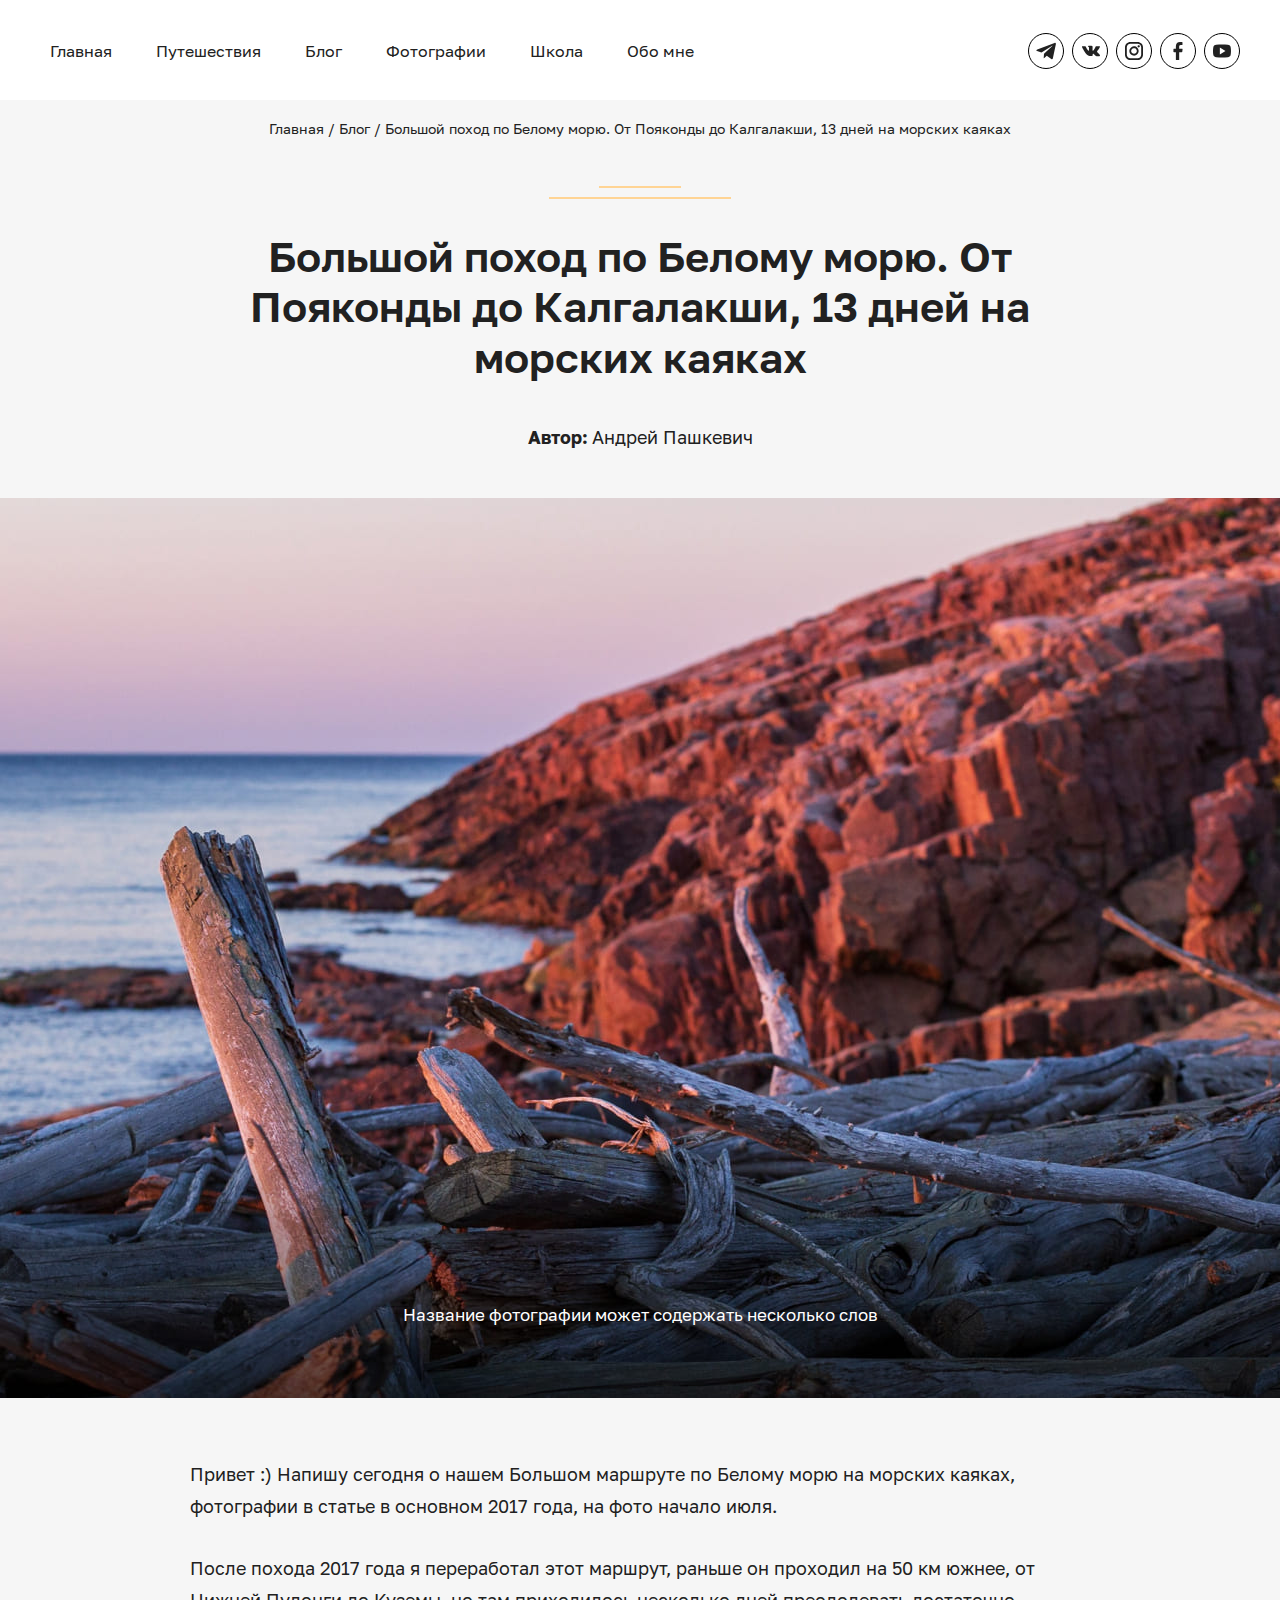
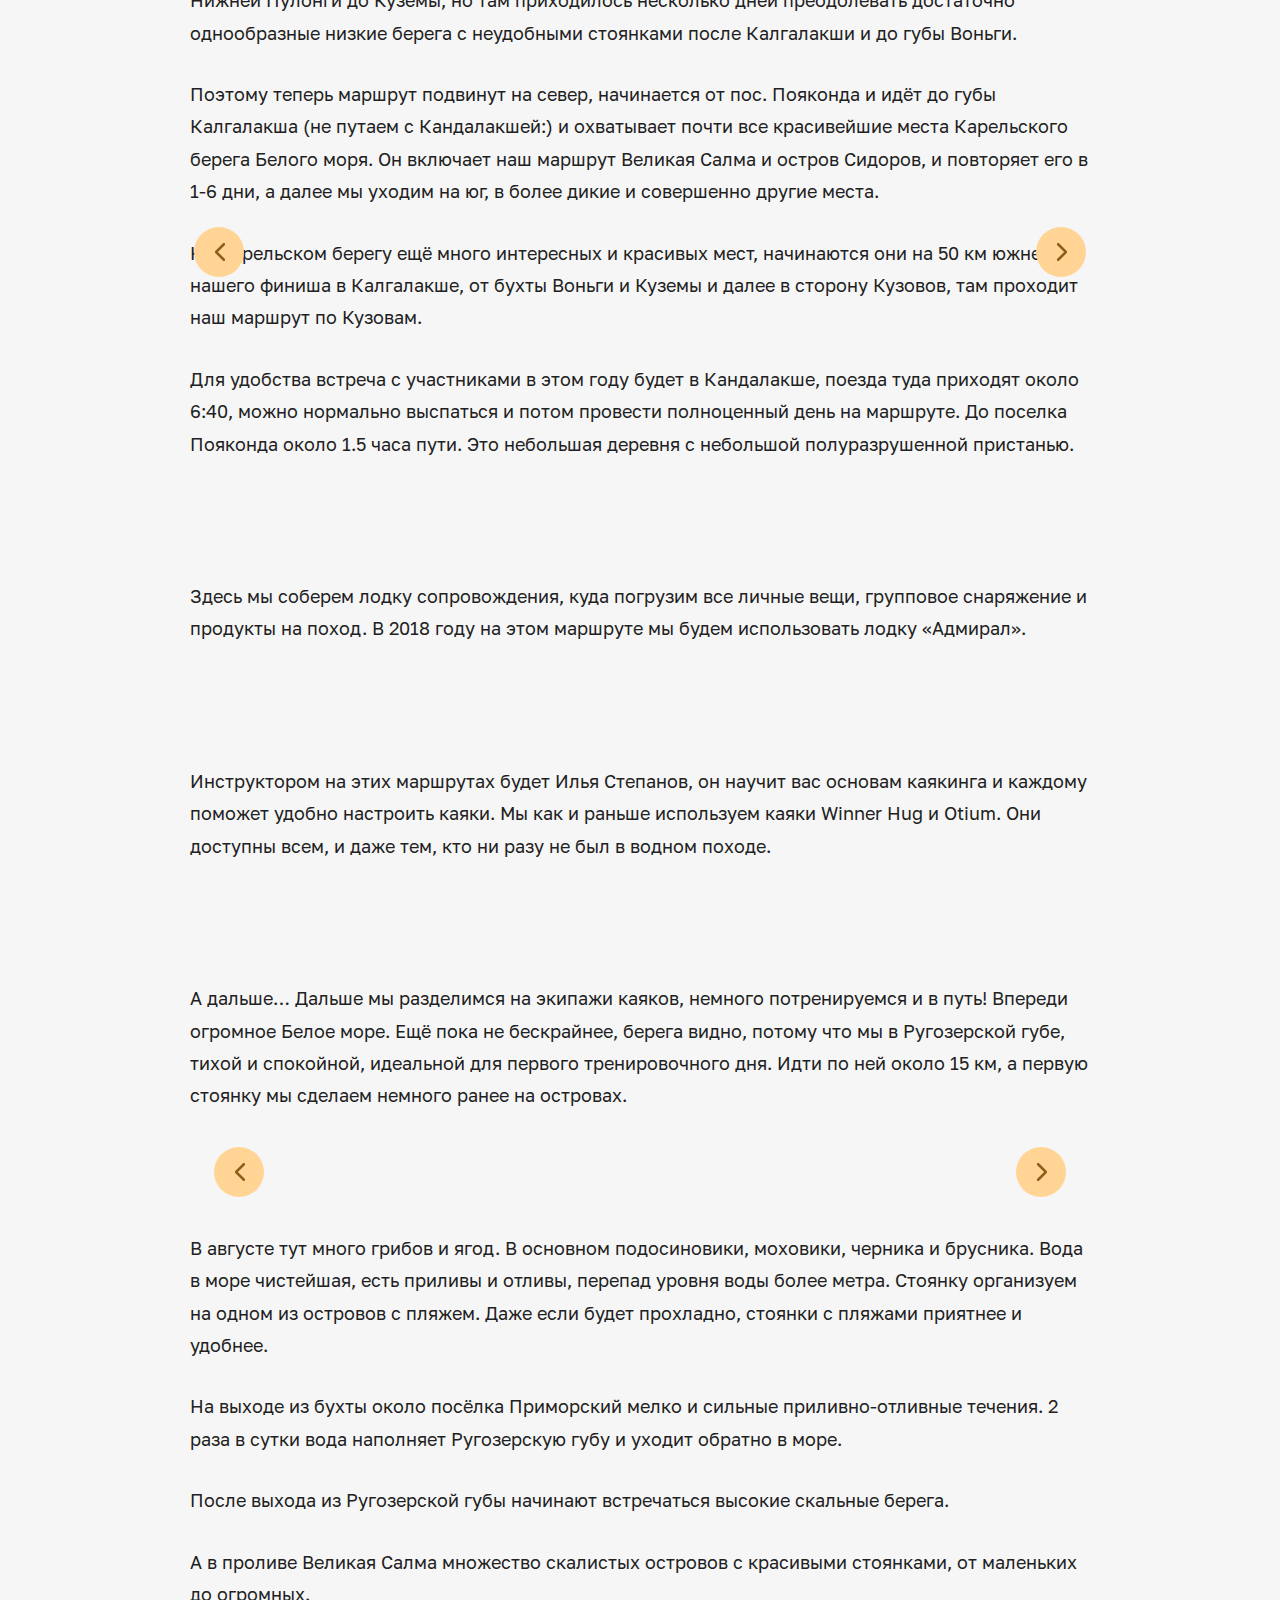
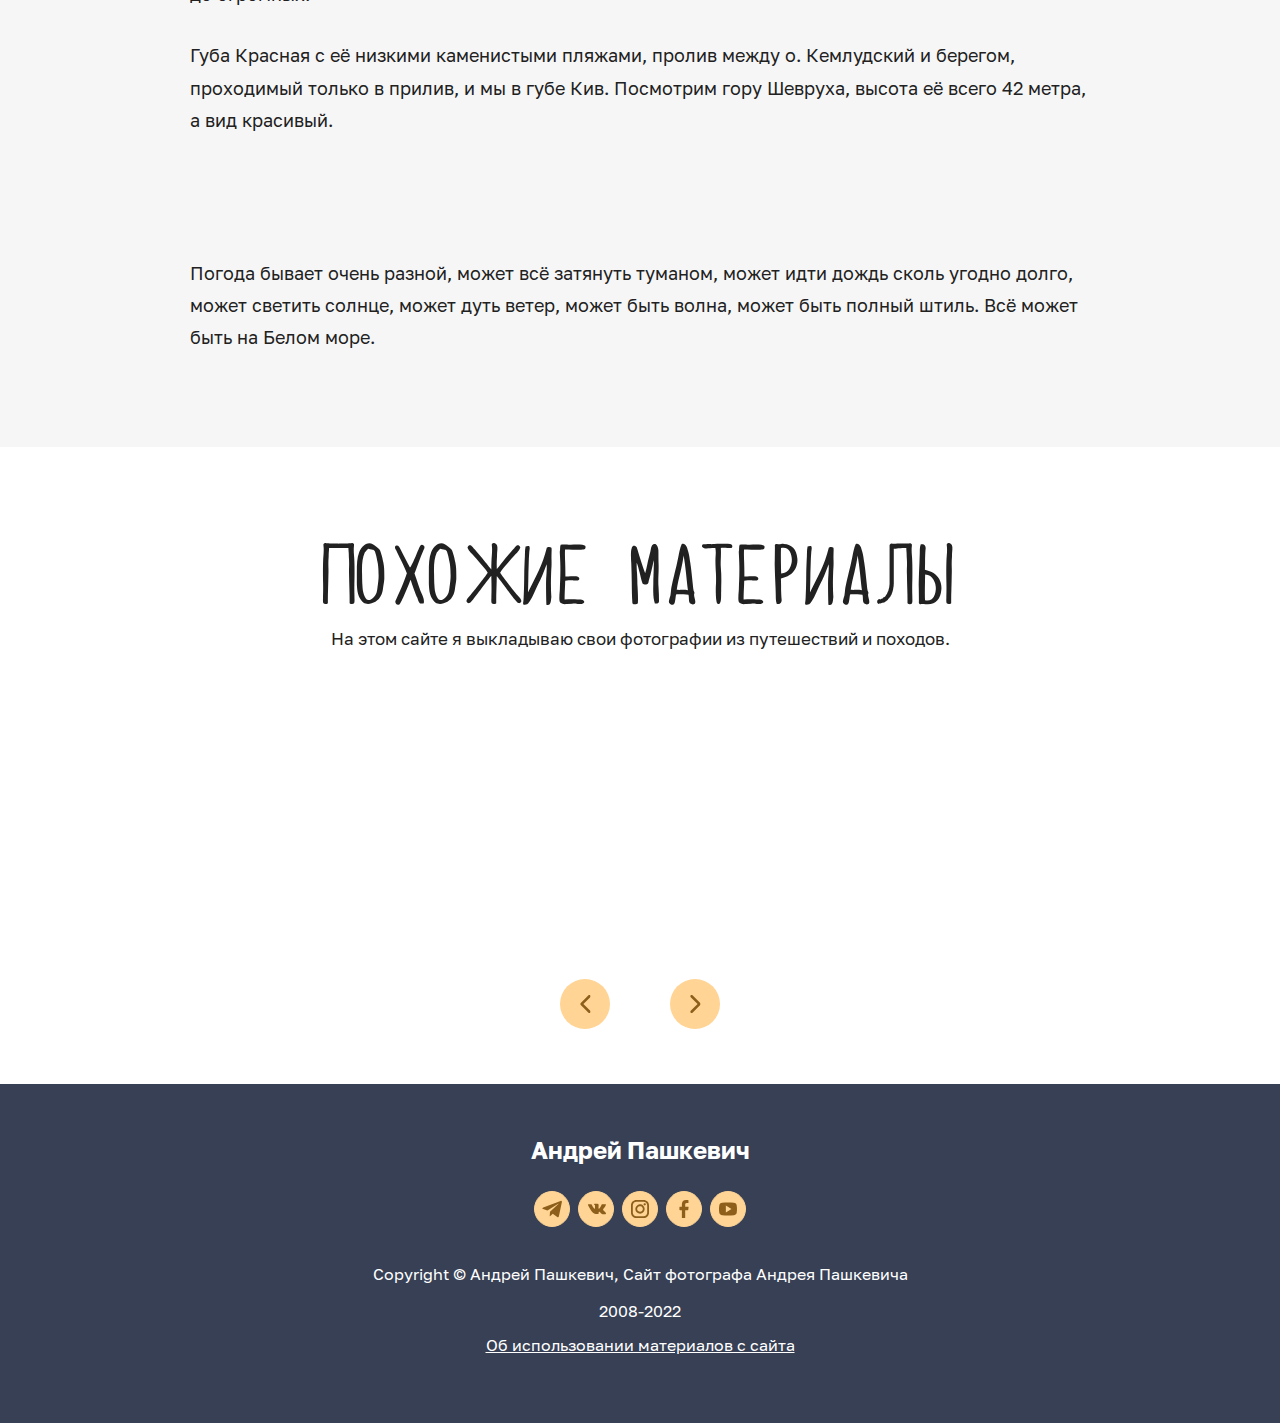
<file: post-page.html>
<!DOCTYPE html>
<html lang="ru">
	<head>
		<meta http-equiv="Content-Type" content="text/html; charset=utf-8">

		<!-- Адаптирование страницы для мобильных устройств -->
		<meta name="viewport" content="width=device-width, initial-scale=1, maximum-scale=1">

		<!-- Запрет распознования номера телефона -->
		<meta name="format-detection" content="telephone=no">
		<meta name="SKYPE_TOOLBAR" content ="SKYPE_TOOLBAR_PARSER_COMPATIBLE">

		<!-- Заголовок страницы -->
		<title>Заголовок страницы</title>

		<!-- Подключение шрифтов -->
	

		<!-- Данное значение часто используют(использовали) поисковые системы -->
		<meta name="description" content="">
		<meta name="keywords" content="">

		<!-- Изменение цвета панели моб. браузера -->
		<meta name="msapplication-TileColor" content="#DE041D">
		<meta name="theme-color" content="#DE041D">

		
		<!-- Подключение файлов стилей -->
		<link rel="stylesheet" href="css/swiper-bundle.min.css">
		<link rel="stylesheet" href="css/swiper.css">
		<link rel="stylesheet" href="css/fancybox.css">

		<link rel="stylesheet" href="css/styles.css">

		<link rel="stylesheet" href="css/response_1370.css" media="print, (max-width: 1370px)">
		<link rel="stylesheet" href="css/response_1187.css" media="print, (max-width: 1187px)">
		<link rel="stylesheet" href="css/response_1023.css" media="print, (max-width: 1023px)">
		<link rel="stylesheet" href="css/response_767.css" media="print, (max-width: 767px)">
		<link rel="stylesheet" href="css/response_479.css" media="(max-width: 479px)">
	</head>

	<body>
		<div class="wrap">
			<div class="main inside-page">
				<header>									
					<div class="cont">																
					
						<div class="header_top">
							<button class="mob_menu_btn">
								<img src="images/ic_mob_menu2.svg" alt="">
							</button>
							<button class="close_btn">
								<img src="images/ic_close.svg" alt="">
							</button>

						
							<nav class="menu row">
								<div class="item">
									<a href="index.html">Главная</a>
								</div>
								<div class="item">
									<a href="#tour.html">Путешествия</a>
								</div>
								<div class="item">
									<a href="blog.html">Блог</a>
								</div>
								<div class="item">
									<a href="photo.html">Фотографии</a>
								</div>
								<div class="item">
									<a href="school.html">Школа</a>
								</div>
								<div class="item">
									<a href="about.html">Обо мне</a>
								</div>
								<div class="header_links header_links-mob">
									<a href="#">
										<svg class="icon"><use xlink:href="images/sprite.svg#telegram"></use></svg>
									</a>
									<a href="#">
										<svg class="icon"><use xlink:href="images/sprite.svg#vk"></use></svg>
									</a>
									<a href="#">
										<svg class="icon"><use xlink:href="images/sprite.svg#insta"></use></svg>
									</a>
									<a href="#">
										<svg class="icon"><use xlink:href="images/sprite.svg#facebook"></use></svg>
									</a>
									<a href="#">
										<svg class="icon"><use xlink:href="images/sprite.svg#yotube"></use></svg>
									</a>
								</div>	
							</nav>

							<div class="header_links">
								<a href="#">
									<svg class="icon"><use xlink:href="images/sprite.svg#telegram"></use></svg>
								</a>
								<a href="#">
									<svg class="icon"><use xlink:href="images/sprite.svg#vk"></use></svg>
								</a>
								<a href="#">
									<svg class="icon"><use xlink:href="images/sprite.svg#insta"></use></svg>
								</a>
								<a href="#">
									<svg class="icon"><use xlink:href="images/sprite.svg#facebook"></use></svg>
								</a>
								<a href="#">
									<svg class="icon"><use xlink:href="images/sprite.svg#yotube"></use></svg>
								</a>
							</div>								
						</div>
						
					</div>	
				</header>



				<section class="tour-page post-page">
					<div class="cont">
						<div class="breadcrumbs">
							<a href="index.html">Главная</a> <span class="sep">/</span>
							<a href="blog.html">Блог</a> <span class="sep">/</span>
							<span class="current">Большой поход по Белому морю. От Пояконды до Калгалакши, 13 дней на морских каяках</span>
						</div>
						<div class="tour-page_title">Большой поход по Белому морю. От Пояконды до Калгалакши, 13 дней на морских каяках</div>
						<div class="post-page_author">Автор: <span>Андрей Пашкевич</span></div>	
						<section class="slider-big">
							<div class="swiper-wrapper">
								  <div class="swiper-slide">
									<img src="images/slider_img2.jpg" alt="">
									<span>Название фотографии может содержать несколько слов</span>
								</div>
								<div class="swiper-slide">
									<img src="images/slider_img2.jpg" alt="">
									<span>Название фотографии может содержать несколько слов</span>
								</div>
								<div class="swiper-slide">
									<img src="images/slider_img2.jpg" alt="">
									<span>Название фотографии может содержать несколько слов</span>
								</div>
								<div class="swiper-slide">
									<img src="images/slider_img2.jpg" alt="">
									<span>Название фотографии может содержать несколько слов</span>
								</div>
								<div class="swiper-slide">
									<img src="images/slider_img2.jpg" alt="">
									<span>Название фотографии может содержать несколько слов</span>
								</div>
							</div>						
							<div class="swiper-pagination"></div>
							<div class="swiper-button-prev">
								<svg class="icon"><use xlink:href="images/sprite.svg#arrow_prev"></use></svg>
							</div>
							<div class="swiper-button-next">
								<svg class="icon"><use xlink:href="images/sprite.svg#arrow_next"></use></svg>
							</div>	
						</section>

						<div class="text_block">
							<p>Привет :) Напишу сегодня о нашем Большом маршруте по Белому морю на морских каяках, фотографии в статье в основном 2017 года, на фото начало июля.</p>
							<p>После похода 2017 года я переработал этот маршрут, раньше он проходил на 50 км южнее, от Нижней Пулонги до Куземы, но там приходилось несколько дней преодолевать достаточно однообразные низкие берега с неудобными стоянками после Калгалакши и до губы Воньги.</p>
							<p>Поэтому теперь маршрут подвинут на север, начинается от пос. Пояконда и идёт до губы Калгалакша (не путаем с Кандалакшей:) и охватывает почти все красивейшие места Карельского берега Белого моря. Он включает наш маршрут Великая Салма и остров Сидоров, и повторяет его в 1-6 дни, а далее мы уходим на юг, в более дикие и совершенно другие места.</p>
							<p>На Карельском берегу ещё много интересных и красивых мест, начинаются они на 50 км южнее нашего финиша в Калгалакше, от бухты Воньги и Куземы и далее в сторону Кузовов, там проходит наш маршрут по Кузовам.</p>
							<p>Для удобства встреча с участниками в этом году будет в Кандалакше, поезда туда приходят около 6:40, можно нормально выспаться и потом провести полноценный день на маршруте. До поселка Пояконда около 1.5 часа пути. Это небольшая деревня с небольшой полуразрушенной пристанью.</p>
							<section class="slider-little">
								<div class="swiper-wrapper">
									  <div class="swiper-slide">
										<img data-src="images/post1.jpg" alt="" class="swiper-lazy">
										<span>Название фотографии может содержать несколько слов</span>
									</div>
									<div class="swiper-slide">
										<img data-src="images/post1.jpg" alt="" class="swiper-lazy">
										<span>Название фотографии может содержать несколько слов</span>
									</div>
									<div class="swiper-slide">
										<img data-src="images/post1.jpg" alt="" class="swiper-lazy">
										<span>Название фотографии может содержать несколько слов</span>
									</div>
									<div class="swiper-slide">
										<img data-src="images/post2.jpg" alt="" class="swiper-lazy">
										<span>Название фотографии может содержать несколько слов</span>
									</div>
									<div class="swiper-slide">
										<img data-src="images/post1.jpg" alt="" class="swiper-lazy">
										<span>Название фотографии может содержать несколько слов</span>
									</div>
								</div>						
								<div class="swiper-button-prev7">
									<svg class="icon"><use xlink:href="images/sprite.svg#arrow_prev"></use></svg>
								</div>
								<div class="swiper-button-next7">
									<svg class="icon"><use xlink:href="images/sprite.svg#arrow_next"></use></svg>
								</div>	
							</section>
							<p>Здесь мы соберем лодку сопровождения, куда погрузим все личные вещи, групповое снаряжение и продукты на поход. В 2018 году на этом маршруте мы будем использовать лодку «Адмирал».</p>
							<img data-src="images/post2.jpg" alt="" class="lazyload">
							<p>Инструктором на этих маршрутах будет Илья Степанов, он научит вас основам каякинга и каждому поможет удобно настроить каяки. Мы как и раньше используем каяки Winner Hug и Otium. Они доступны всем, и даже тем, кто ни разу не был в водном походе.</p>
							<img data-src="images/post3.jpg" alt="" class="lazyload">
							<p>А дальше… Дальше мы разделимся на экипажи каяков, немного потренируемся и в путь! Впереди огромное Белое море. Ещё пока не бескрайнее, берега видно, потому что мы в Ругозерской губе, тихой и спокойной, идеальной для первого тренировочного дня. Идти по ней около 15 км, а первую стоянку мы сделаем немного ранее на островах.</p>
							<section class="slider-little2">
								<div class="swiper-wrapper">
									  <div class="swiper-slide">
										<img data-src="images/post4.jpg" alt="" class="swiper-lazy">
										<span>Название фотографии может содержать несколько слов</span>
									</div>
									<div class="swiper-slide">
										<img data-src="images/post4.jpg" alt="" class="swiper-lazy">
										<span>Название фотографии может содержать несколько слов</span>
									</div>
									<div class="swiper-slide">
										<img data-src="images/post4.jpg" alt="" class="swiper-lazy">
										<span>Название фотографии может содержать несколько слов</span>
									</div>
									<div class="swiper-slide">
										<img data-src="images/post4.jpg" alt="" class="swiper-lazy">
										<span>Название фотографии может содержать несколько слов</span>
									</div>
									<div class="swiper-slide">
										<img data-src="images/post4.jpg" alt="" class="swiper-lazy">
										<span>Название фотографии может содержать несколько слов</span>
									</div>
								</div>						
								<div class="swiper-pagination"></div>
								<div class="swiper-button-prev8">
									<svg class="icon"><use xlink:href="images/sprite.svg#arrow_prev"></use></svg>
								</div>
								<div class="swiper-button-next8">
									<svg class="icon"><use xlink:href="images/sprite.svg#arrow_next"></use></svg>
								</div>	
							</section>
							<p>В августе тут много грибов и ягод. В основном подосиновики, моховики, черника и брусника. Вода в море чистейшая, есть приливы и отливы, перепад уровня воды более метра. Стоянку организуем на одном из островов с пляжем. Даже если будет прохладно, стоянки с пляжами приятнее и удобнее.</p>
							<p>На выходе из бухты около посёлка Приморский мелко и сильные приливно-отливные течения. 2 раза в сутки вода наполняет Ругозерскую губу и уходит обратно в море.</p>
							<p>После выхода из Ругозерской губы начинают встречаться высокие скальные берега.</p>
							<p>А в проливе Великая Салма множество скалистых островов с красивыми стоянками, от маленьких до огромных.</p>
							<p>Губа Красная с её низкими каменистыми пляжами, пролив между о. Кемлудский и берегом, проходимый только в прилив, и мы в губе Кив. Посмотрим гору Шевруха, высота её всего 42 метра, а вид красивый.</p>
							<img data-src="images/post5.jpg" alt="" class="lazyload">
							<p>Погода бывает очень разной, может всё затянуть туманом, может идти дождь сколь угодно долго, может светить солнце, может дуть ветер, может быть волна, может быть полный штиль. Всё может быть на Белом море.</p>
						</div>
					</div>
				</section>


				<section class="tour materials">
					<div class="cont">
						<div class="block_head">
							<div class="blog_title title">похожие материалы</div>
							<div class="blog_text text">На этом сайте я выкладываю свои фотографии из путешествий и походов.</div>		
						</div>

						<div class="materials-slider">
							<div class="swiper-wrapper">
								<div class="swiper-slide">
									<a href="#" class="blog_item">
										<div class="blog_item-img">
											<img data-src="images/tour1.jpg" alt="" class="swiper-lazy">
										</div>
										<div class="blog_item-title">Статьи</div>
										<div class="blog_item-link">подробнее</div>	
									</a>									
								</div>
								<div class="swiper-slide">
									<a href="#" class="blog_item">
										<div class="blog_item-img">
											<img data-src="images/tour2.jpg" alt="" class="swiper-lazy">
										</div>
										<div class="blog_item-title">Записи блога</div>
										<div class="blog_item-link">подробнее</div>	
									</a>									
								</div>
								<div class="swiper-slide">
									<a href="#" class="blog_item">
										<div class="blog_item-img">
											<img data-src="images/tour3.jpg" alt="" class="swiper-lazy">
										</div>
										<div class="blog_item-title">Фотографии</div>
										<div class="blog_item-link">подробнее</div>	
									</a>									
								</div>
								<div class="swiper-slide">
									<a href="#" class="blog_item">
										<div class="blog_item-img">
											<img data-src="images/tour1.jpg" alt="" class="swiper-lazy">
										</div>
										<div class="blog_item-title">Статьи</div>
										<div class="blog_item-link">подробнее</div>	
									</a>									
								</div>
								<div class="swiper-slide">
									<a href="#" class="blog_item">
										<div class="blog_item-img">
											<img data-src="images/tour2.jpg" alt="" class="swiper-lazy">
										</div>
										<div class="blog_item-title">Записи блога</div>
										<div class="blog_item-link">подробнее</div>	
									</a>									
								</div>
								<div class="swiper-slide">
									<a href="#" class="blog_item">
										<div class="blog_item-img">
											<img data-src="images/tour3.jpg" alt="" class="swiper-lazy">
										</div>
										<div class="blog_item-title">Фотографии</div>
										<div class="blog_item-link">подробнее</div>	
									</a>									
								</div>
							</div>
						</div>
						<div class="swiper-pagination"></div>
						<div class="swiper-button-prev swiper-button-prev6">
							<svg class="icon"><use xlink:href="images/sprite.svg#arrow_prev"></use></svg>
						</div>
						<div class="swiper-button-next swiper-button-next6">
							<svg class="icon"><use xlink:href="images/sprite.svg#arrow_next"></use></svg>
						</div>				
					</div>
				</section>




				<footer>
					<div class="cont">
						<div class="footer_name">Андрей Пашкевич</div>
						<div class="footer_links">
							<a href="#">
								<svg class="icon"><use xlink:href="images/sprite.svg#telegram"></use></svg>
							</a>
							<a href="#">
								<svg class="icon"><use xlink:href="images/sprite.svg#vk"></use></svg>
							</a>
							<a href="#">
								<svg class="icon"><use xlink:href="images/sprite.svg#insta"></use></svg>
							</a>
							<a href="#">
								<svg class="icon"><use xlink:href="images/sprite.svg#facebook"></use></svg>
							</a>
							<a href="#">
								<svg class="icon"><use xlink:href="images/sprite.svg#yotube"></use></svg>
							</a>
						</div>	
						<div class="footer_copyright">Copyright © Андрей Пашкевич, Сайт фотографа Андрея Пашкевича</div>
						<div class="footer_date">2008-2022</div>
						<a href="#" class="footer_link">Об использовании материалов с сайта</a>
					</div>
				</footer>


			<div class="overlay"></div>
		</div>


		<div class="supports_error">
			Ваш браузер устарел рекомендуем обновить его до последней версии<br> или использовать другой более современный.
		</div>




		<!-- Подключение javascript файлов -->
		<script src="js/jquery-3.5.0.min.js"></script>
		<script src="https://masonry.desandro.com/masonry.pkgd.js"></script>
		<script src="js/fancybox.min.js"></script>
		<script src="https://imagesloaded.desandro.com/imagesloaded.pkgd.js"></script>
		<script src="js/jquery.spincrement.min.js"></script>
		<script src="js/swiper-bundle.min.js"></script>
		<script src="js/functions.js"></script>
		<script src="js/scripts.js"></script>

	
	</body>
</html>
</file>
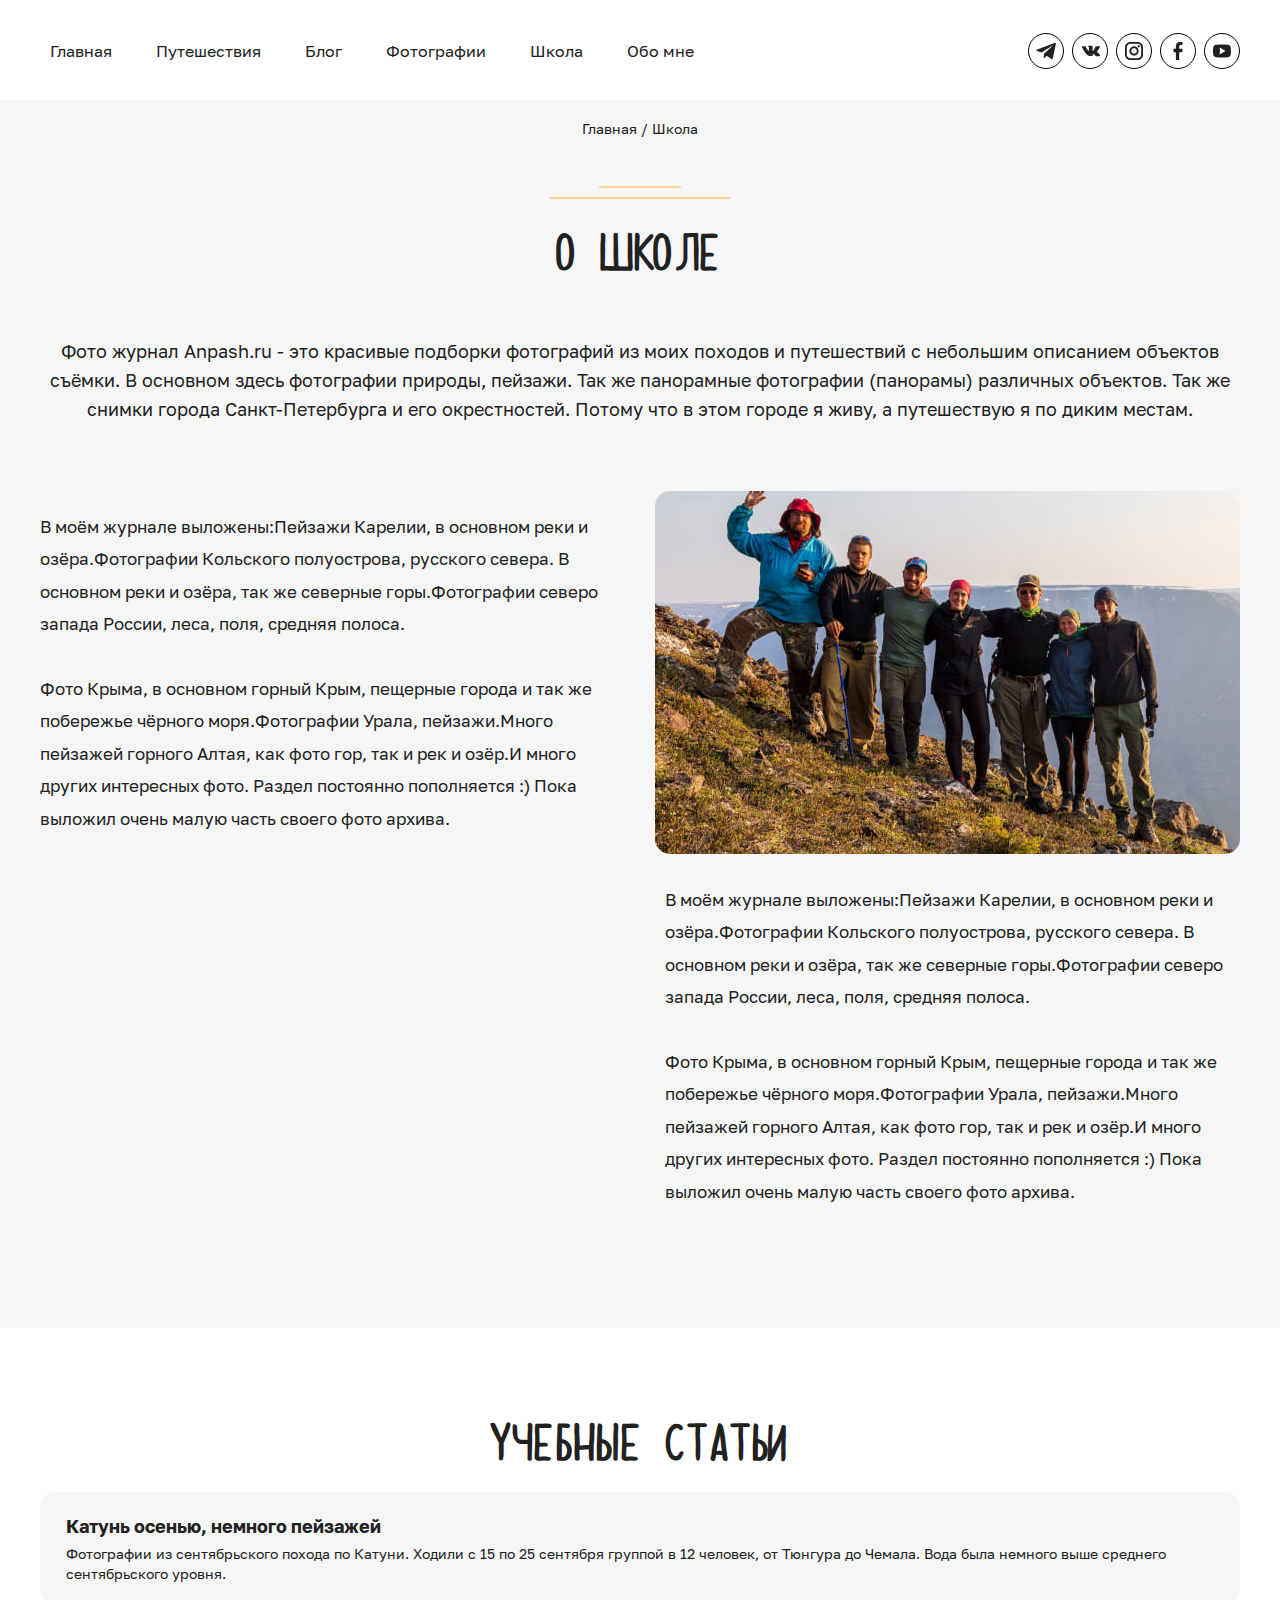
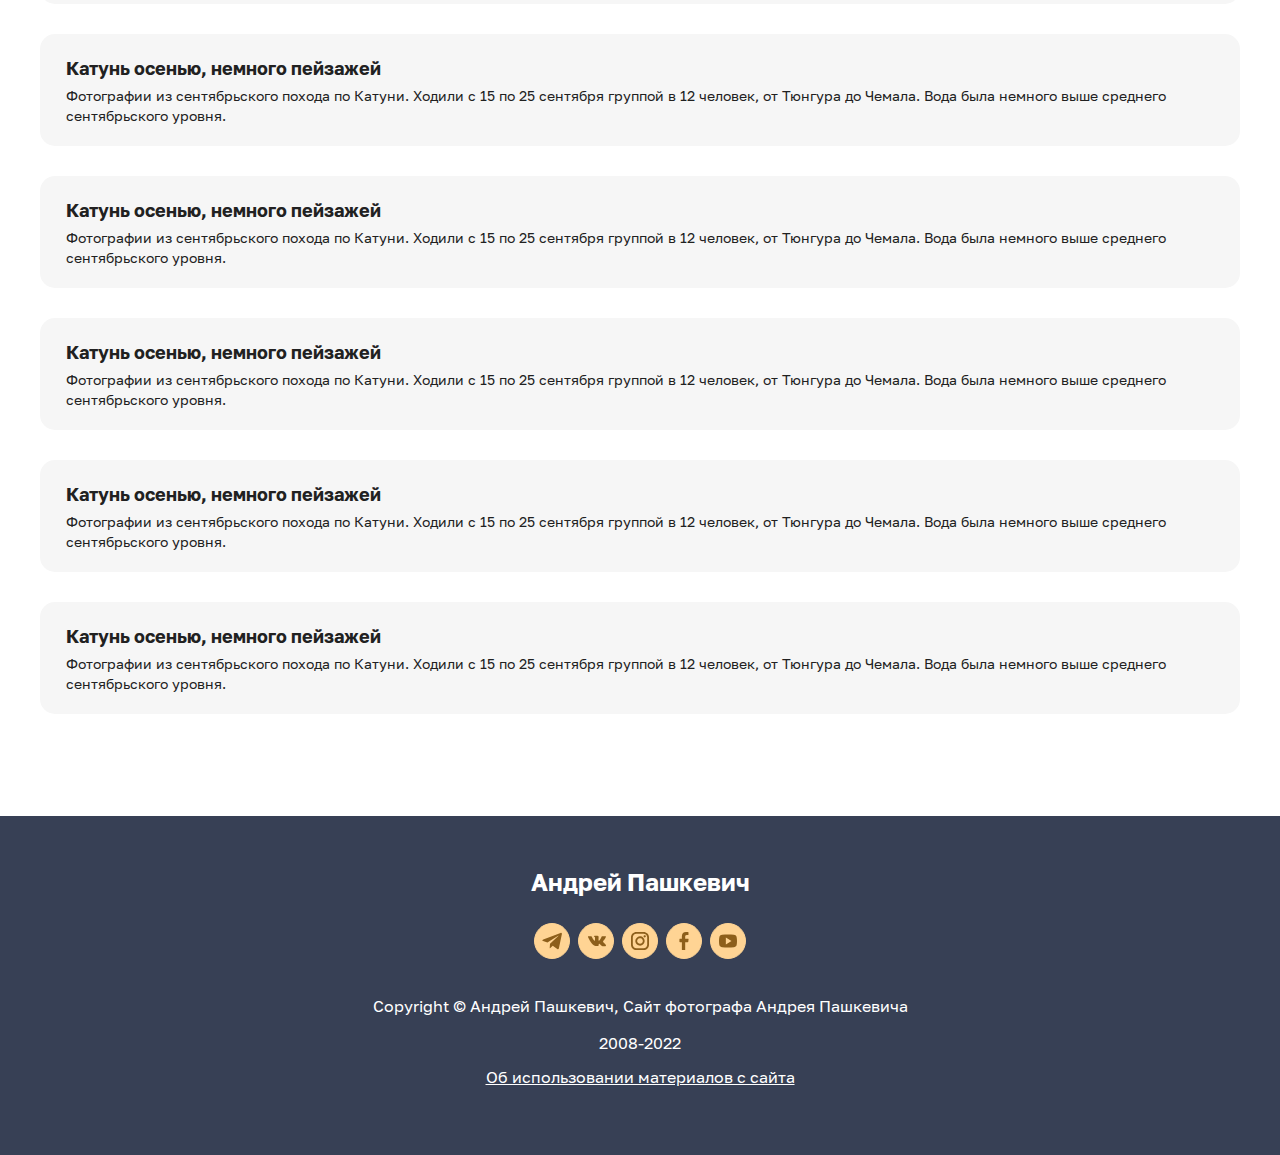
<file: school.html>
<!DOCTYPE html>
<html lang="ru">
	<head>
		<meta http-equiv="Content-Type" content="text/html; charset=utf-8">

		<!-- Адаптирование страницы для мобильных устройств -->
		<meta name="viewport" content="width=device-width, initial-scale=1, maximum-scale=1">

		<!-- Запрет распознования номера телефона -->
		<meta name="format-detection" content="telephone=no">
		<meta name="SKYPE_TOOLBAR" content ="SKYPE_TOOLBAR_PARSER_COMPATIBLE">

		<!-- Заголовок страницы -->
		<title>Заголовок страницы</title>

		<!-- Подключение шрифтов -->
	

		<!-- Данное значение часто используют(использовали) поисковые системы -->
		<meta name="description" content="">
		<meta name="keywords" content="">

		<!-- Изменение цвета панели моб. браузера -->
		<meta name="msapplication-TileColor" content="#DE041D">
		<meta name="theme-color" content="#DE041D">

		
		<!-- Подключение файлов стилей -->
		<link rel="stylesheet" href="css/swiper-bundle.min.css">
		<link rel="stylesheet" href="css/swiper.css">
		<link rel="stylesheet" href="css/fancybox.css">
		
		<link rel="stylesheet" href="css/styles.css">

		<link rel="stylesheet" href="css/response_1370.css" media="print, (max-width: 1370px)">
		<link rel="stylesheet" href="css/response_1187.css" media="print, (max-width: 1187px)">
		<link rel="stylesheet" href="css/response_1023.css" media="print, (max-width: 1023px)">
		<link rel="stylesheet" href="css/response_767.css" media="print, (max-width: 767px)">
		<link rel="stylesheet" href="css/response_479.css" media="(max-width: 479px)">
	</head>

	<body>
		<div class="wrap">
			<div class="main inside-page">
				<header>									
					<div class="cont">																
					
						<div class="header_top">
							<button class="mob_menu_btn">
								<img src="images/ic_mob_menu2.svg" alt="">
							</button>
							<button class="close_btn">
								<img src="images/ic_close.svg" alt="">
							</button>

						
							<nav class="menu row">
								<div class="item">
									<a href="index.html">Главная</a>
								</div>
								<div class="item">
									<a href="#tour.html">Путешествия</a>
								</div>
								<div class="item">
									<a href="blog.html">Блог</a>
								</div>
								<div class="item">
									<a href="photo.html">Фотографии</a>
								</div>
								<div class="item">
									<a href="school.html">Школа</a>
								</div>
								<div class="item">
									<a href="about.html">Обо мне</a>
								</div>
								<div class="header_links header_links-mob">
									<a href="#">
										<svg class="icon"><use xlink:href="images/sprite.svg#telegram"></use></svg>
									</a>
									<a href="#">
										<svg class="icon"><use xlink:href="images/sprite.svg#vk"></use></svg>
									</a>
									<a href="#">
										<svg class="icon"><use xlink:href="images/sprite.svg#insta"></use></svg>
									</a>
									<a href="#">
										<svg class="icon"><use xlink:href="images/sprite.svg#facebook"></use></svg>
									</a>
									<a href="#">
										<svg class="icon"><use xlink:href="images/sprite.svg#yotube"></use></svg>
									</a>
								</div>	
							</nav>

							<div class="header_links">
								<a href="#">
									<svg class="icon"><use xlink:href="images/sprite.svg#telegram"></use></svg>
								</a>
								<a href="#">
									<svg class="icon"><use xlink:href="images/sprite.svg#vk"></use></svg>
								</a>
								<a href="#">
									<svg class="icon"><use xlink:href="images/sprite.svg#insta"></use></svg>
								</a>
								<a href="#">
									<svg class="icon"><use xlink:href="images/sprite.svg#facebook"></use></svg>
								</a>
								<a href="#">
									<svg class="icon"><use xlink:href="images/sprite.svg#yotube"></use></svg>
								</a>
							</div>								
						</div>
						
					</div>	
				</header>



				<section class="about-page school-page">
					<div class="cont">
						<div class="breadcrumbs">
							<a href="index.html">Главная</a> <span class="sep">/</span>
							<span class="current">Школа</span>
						</div>
						<div class="tour-page_title title">О школе </div>
						<div class="tour-page_text">
							<p>Фото журнал Anpash.ru - это красивые подборки фотографий из моих походов и путешествий с небольшим описанием объектов съёмки. В основном здесь фотографии природы, пейзажи. Так же панорамные фотографии (панорамы) различных объектов. Так же снимки города Санкт-Петербурга и его окрестностей. Потому что в этом городе я живу, а путешествую я по диким местам.</p>
						</div>
						<div class="about_text">
							<img data-src="images/about_img2.jpg" alt="" class="lazyload">
							<p>В моём журнале выложены:Пейзажи Карелии, в основном реки и озёра.Фотографии Кольского полуострова, русского севера. В основном реки и озёра, так же северные горы.Фотографии северо запада России, леса, поля, средняя полоса.</p>
							<p>Фото Крыма, в основном горный Крым, пещерные города и так же побережье чёрного моря.Фотографии Урала, пейзажи.Много пейзажей горного Алтая, как фото гор, так и рек и озёр.И много других интересных фото. Раздел постоянно пополняется :) Пока выложил очень малую часть своего фото архива.</p>
							<img data-src="images/about_img2.jpg" alt="" class="fl lazyload">
							<p>В моём журнале выложены:Пейзажи Карелии, в основном реки и озёра.Фотографии Кольского полуострова, русского севера. В основном реки и озёра, так же северные горы.Фотографии северо запада России, леса, поля, средняя полоса.</p>
							<p>Фото Крыма, в основном горный Крым, пещерные города и так же побережье чёрного моря.Фотографии Урала, пейзажи.Много пейзажей горного Алтая, как фото гор, так и рек и озёр.И много других интересных фото. Раздел постоянно пополняется :) Пока выложил очень малую часть своего фото архива.</p>
						</div>		
					</div>
				</section>



				<section class="post">
					<div class="cont">
						<div class="tour-page_title title">учебные статьи</div>
						<div class="post_items">
							<a href="#" class="post_item">
								<div class="post_item-title">Катунь осенью, немного пейзажей</div>
								<div class="post_item-text">Фотографии из сентябрьского похода по Катуни. Ходили с 15 по 25 сентября группой в 12 человек, от Тюнгура до Чемала. Вода была немного выше среднего сентябрьского уровня.</div>
							</a>
							<a href="#" class="post_item">
								<div class="post_item-title">Катунь осенью, немного пейзажей</div>
								<div class="post_item-text">Фотографии из сентябрьского похода по Катуни. Ходили с 15 по 25 сентября группой в 12 человек, от Тюнгура до Чемала. Вода была немного выше среднего сентябрьского уровня.</div>
							</a>
							<a href="#" class="post_item">
								<div class="post_item-title">Катунь осенью, немного пейзажей</div>
								<div class="post_item-text">Фотографии из сентябрьского похода по Катуни. Ходили с 15 по 25 сентября группой в 12 человек, от Тюнгура до Чемала. Вода была немного выше среднего сентябрьского уровня.</div>
							</a>
							<a href="#" class="post_item">
								<div class="post_item-title">Катунь осенью, немного пейзажей</div>
								<div class="post_item-text">Фотографии из сентябрьского похода по Катуни. Ходили с 15 по 25 сентября группой в 12 человек, от Тюнгура до Чемала. Вода была немного выше среднего сентябрьского уровня.</div>
							</a>
							<a href="#" class="post_item">
								<div class="post_item-title">Катунь осенью, немного пейзажей</div>
								<div class="post_item-text">Фотографии из сентябрьского похода по Катуни. Ходили с 15 по 25 сентября группой в 12 человек, от Тюнгура до Чемала. Вода была немного выше среднего сентябрьского уровня.</div>
							</a>
							<a href="#" class="post_item">
								<div class="post_item-title">Катунь осенью, немного пейзажей</div>
								<div class="post_item-text">Фотографии из сентябрьского похода по Катуни. Ходили с 15 по 25 сентября группой в 12 человек, от Тюнгура до Чемала. Вода была немного выше среднего сентябрьского уровня.</div>
							</a>
						</div>
					</div>
				</section>


				<footer>
					<div class="cont">
						<div class="footer_name">Андрей Пашкевич</div>
						<div class="footer_links">
							<a href="#">
								<svg class="icon"><use xlink:href="images/sprite.svg#telegram"></use></svg>
							</a>
							<a href="#">
								<svg class="icon"><use xlink:href="images/sprite.svg#vk"></use></svg>
							</a>
							<a href="#">
								<svg class="icon"><use xlink:href="images/sprite.svg#insta"></use></svg>
							</a>
							<a href="#">
								<svg class="icon"><use xlink:href="images/sprite.svg#facebook"></use></svg>
							</a>
							<a href="#">
								<svg class="icon"><use xlink:href="images/sprite.svg#yotube"></use></svg>
							</a>
						</div>	
						<div class="footer_copyright">Copyright © Андрей Пашкевич, Сайт фотографа Андрея Пашкевича</div>
						<div class="footer_date">2008-2022</div>
						<a href="#" class="footer_link">Об использовании материалов с сайта</a>
					</div>
				</footer>


			<div class="overlay"></div>
		</div>


		<div class="supports_error">
			Ваш браузер устарел рекомендуем обновить его до последней версии<br> или использовать другой более современный.
		</div>




		<!-- Подключение javascript файлов -->
		<script src="js/jquery-3.5.0.min.js"></script>
		<script src="js/swiper-bundle.min.js"></script>
		<script src="js/fancybox.min.js"></script>
		<script src="https://masonry.desandro.com/masonry.pkgd.js"></script>
		<script src="https://imagesloaded.desandro.com/imagesloaded.pkgd.js"></script>
		<script src="js/jquery.spincrement.min.js"></script>
		<script src="js/functions.js"></script>
		<script src="js/scripts.js"></script>

	
	</body>
</html>
</file>
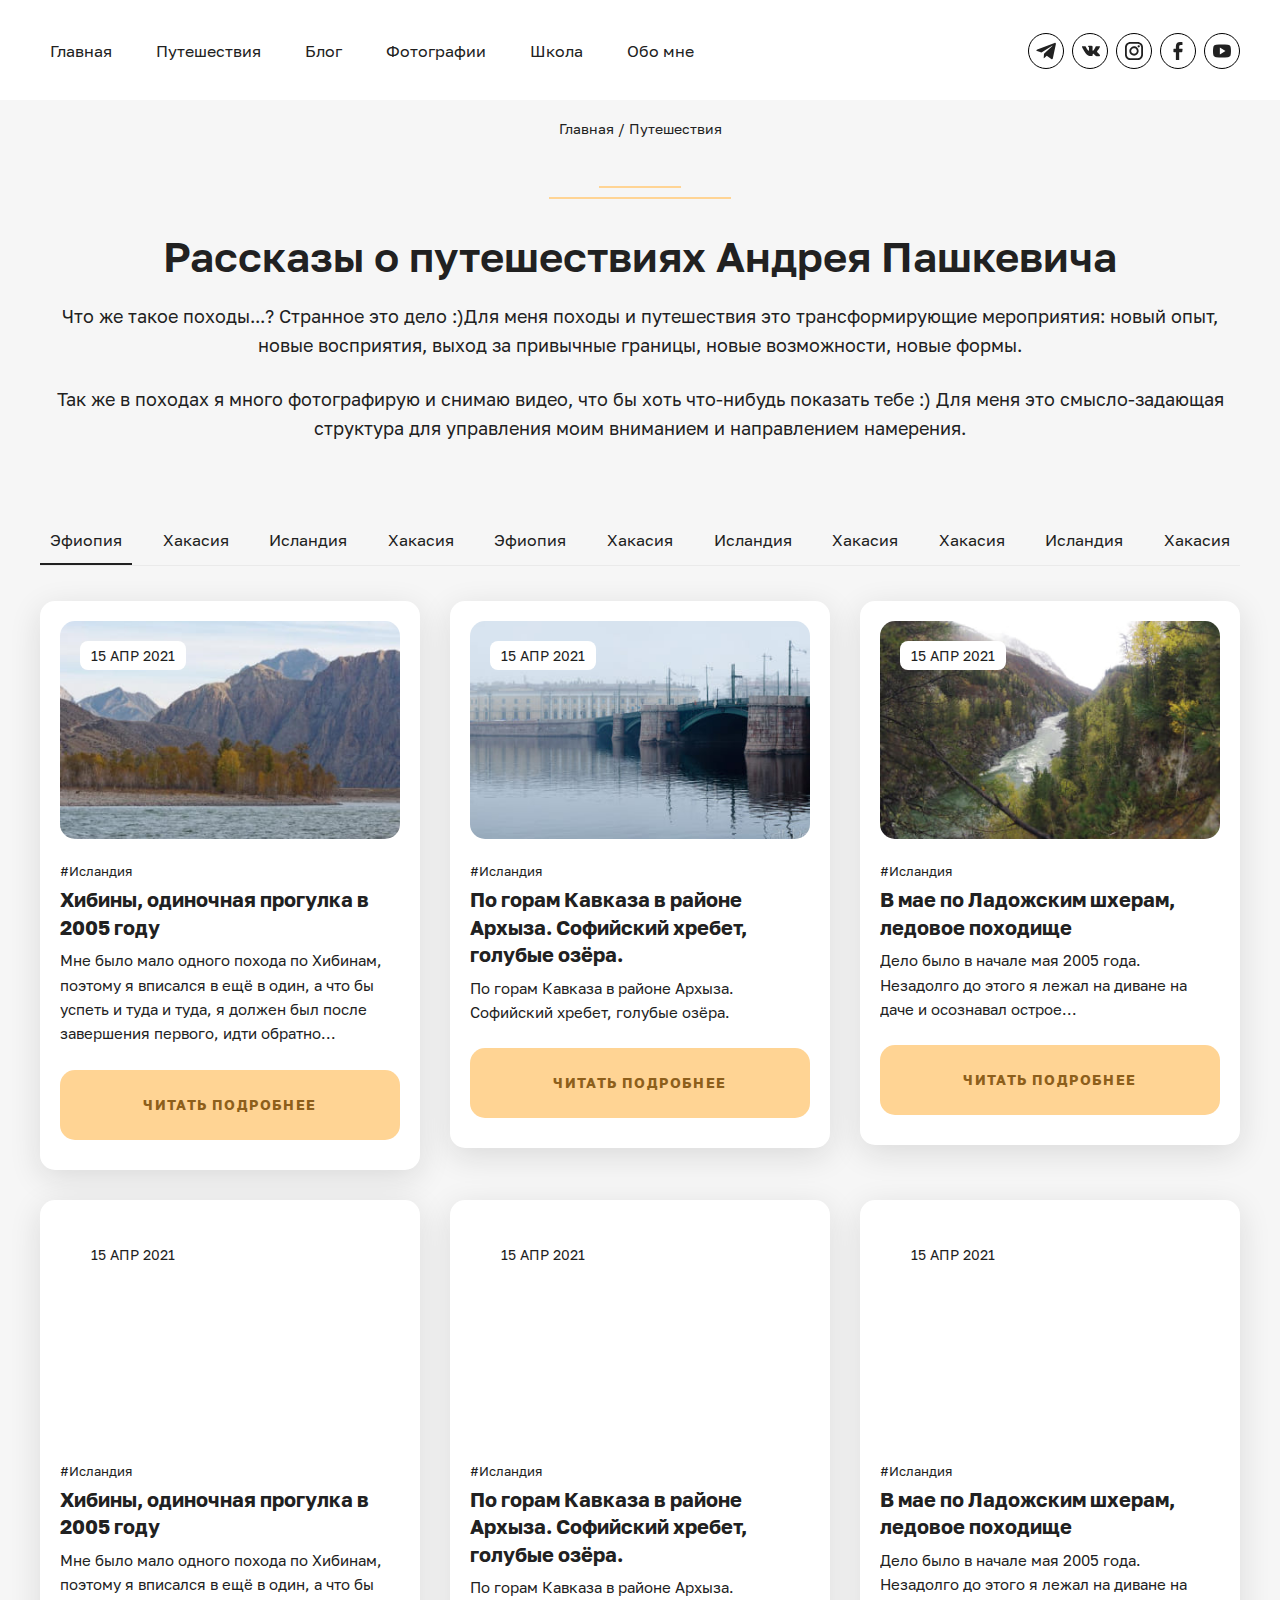
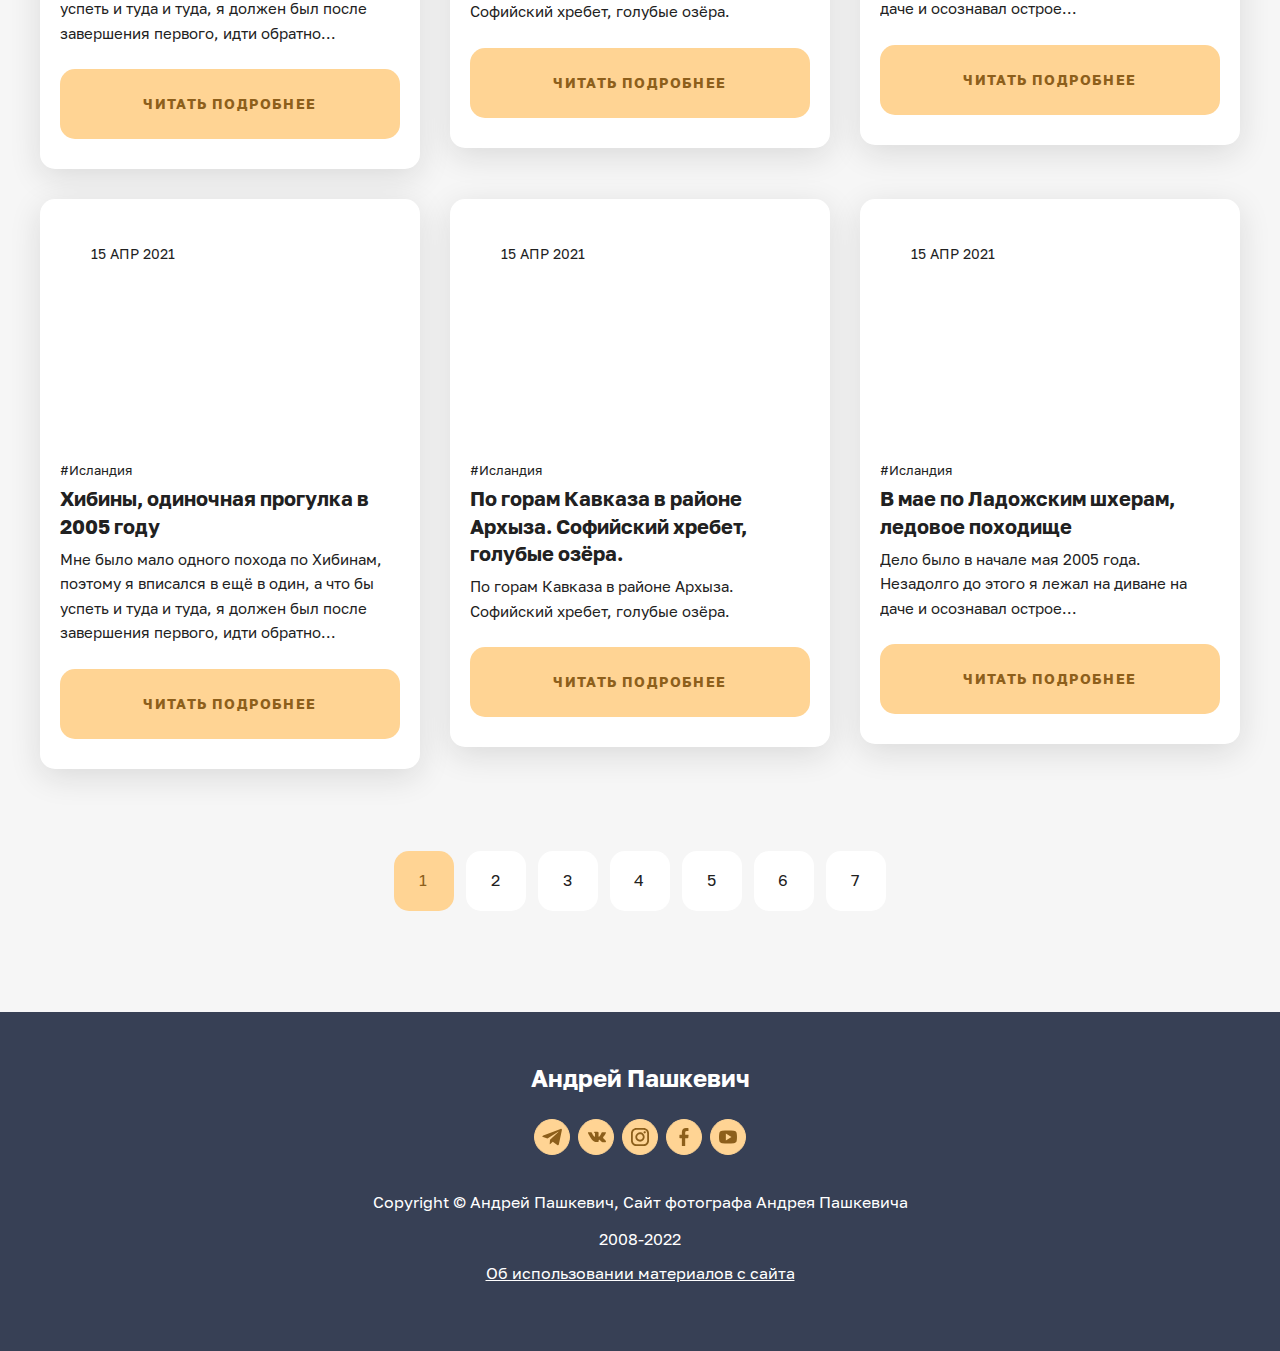
<file: tour.html>
<!DOCTYPE html>
<html lang="ru">
	<head>
		<meta http-equiv="Content-Type" content="text/html; charset=utf-8">

		<!-- Адаптирование страницы для мобильных устройств -->
		<meta name="viewport" content="width=device-width, initial-scale=1, maximum-scale=1">

		<!-- Запрет распознования номера телефона -->
		<meta name="format-detection" content="telephone=no">
		<meta name="SKYPE_TOOLBAR" content ="SKYPE_TOOLBAR_PARSER_COMPATIBLE">

		<!-- Заголовок страницы -->
		<title>Заголовок страницы</title>

		<!-- Подключение шрифтов -->
	

		<!-- Данное значение часто используют(использовали) поисковые системы -->
		<meta name="description" content="">
		<meta name="keywords" content="">

		<!-- Изменение цвета панели моб. браузера -->
		<meta name="msapplication-TileColor" content="#DE041D">
		<meta name="theme-color" content="#DE041D">

		
		<!-- Подключение файлов стилей -->
		<link rel="stylesheet" href="css/swiper-bundle.min.css">
		<link rel="stylesheet" href="css/swiper.css">
		<link rel="stylesheet" href="css/fancybox.css">
		
		<link rel="stylesheet" href="css/styles.css">

		<link rel="stylesheet" href="css/response_1370.css" media="print, (max-width: 1370px)">
		<link rel="stylesheet" href="css/response_1187.css" media="print, (max-width: 1187px)">
		<link rel="stylesheet" href="css/response_1023.css" media="print, (max-width: 1023px)">
		<link rel="stylesheet" href="css/response_767.css" media="print, (max-width: 767px)">
		<link rel="stylesheet" href="css/response_479.css" media="(max-width: 479px)">
	</head>

	<body>
		<div class="wrap">
			<div class="main inside-page">
				<header>									
					<div class="cont">																
					
						<div class="header_top">
							<button class="mob_menu_btn">
								<img src="images/ic_mob_menu2.svg" alt="">
							</button>
							<button class="close_btn">
								<img src="images/ic_close.svg" alt="">
							</button>

						
							<nav class="menu row">
								<div class="item">
									<a href="index.html">Главная</a>
								</div>
								<div class="item">
									<a href="#tour.html">Путешествия</a>
								</div>
								<div class="item">
									<a href="blog.html">Блог</a>
								</div>
								<div class="item">
									<a href="photo.html">Фотографии</a>
								</div>
								<div class="item">
									<a href="school.html">Школа</a>
								</div>
								<div class="item">
									<a href="about.html">Обо мне</a>
								</div>
								<div class="header_links header_links-mob">
									<a href="#">
										<svg class="icon"><use xlink:href="images/sprite.svg#telegram"></use></svg>
									</a>
									<a href="#">
										<svg class="icon"><use xlink:href="images/sprite.svg#vk"></use></svg>
									</a>
									<a href="#">
										<svg class="icon"><use xlink:href="images/sprite.svg#insta"></use></svg>
									</a>
									<a href="#">
										<svg class="icon"><use xlink:href="images/sprite.svg#facebook"></use></svg>
									</a>
									<a href="#">
										<svg class="icon"><use xlink:href="images/sprite.svg#yotube"></use></svg>
									</a>
								</div>	
							</nav>

							<div class="header_links">
								<a href="#">
									<svg class="icon"><use xlink:href="images/sprite.svg#telegram"></use></svg>
								</a>
								<a href="#">
									<svg class="icon"><use xlink:href="images/sprite.svg#vk"></use></svg>
								</a>
								<a href="#">
									<svg class="icon"><use xlink:href="images/sprite.svg#insta"></use></svg>
								</a>
								<a href="#">
									<svg class="icon"><use xlink:href="images/sprite.svg#facebook"></use></svg>
								</a>
								<a href="#">
									<svg class="icon"><use xlink:href="images/sprite.svg#yotube"></use></svg>
								</a>
							</div>								
						</div>
						
					</div>	
				</header>



				<section class="tour-page">
					<div class="cont">
						<div class="breadcrumbs">
							<a href="index.html">Главная</a> <span class="sep">/</span>
							<span class="current">Путешествия</span>
						</div>
						<div class="tour-page_title">Рассказы о путешествиях Андрея Пашкевича</div>
						<div class="tour-page_text">
   							<p>Что же такое походы...? Странное это дело :)Для меня походы и путешествия это трансформирующие мероприятия: новый опыт, новые восприятия, выход за привычные границы, новые возможности, новые формы.</p>
							<p>Так же в походах я много фотографирую и снимаю видео, что бы хоть что-нибудь показать тебе :) Для меня это смысло-задающая структура для управления моим вниманием и направлением намерения.</p>
						</div>
						<ul class="tour-page_links">
							<li><a href="#" class="active">Эфиопия</a></li>
							<li><a href="#">Хакасия</a></li>
							<li><a href="#">Исландия</a></li>
							<li><a href="#">Хакасия</a></li>
							<li><a href="#">Эфиопия</a></li>
							<li><a href="#">Хакасия</a></li>
							<li><a href="#">Исландия</a></li>
							<li><a href="#">Хакасия</a></li>
							<li><a href="#">Хакасия</a></li>
							<li><a href="#">Исландия</a></li>
							<li><a href="#">Хакасия</a></li>
						</ul>
						<div class="tour_items">
							<a href="#" class="tour_item">
								<div class="tour_item-img">
									<img data-src="images/tour1.jpg" alt="" class="lazyload">
									<span class="tour_item-date">15 АПР 2021</span>
								</div>
								<div class="tour_item-tag">#Исландия</div>
								<div class="tour_item-title">Хибины, одиночная прогулка в 2005 году</div>
								<div class="tour_item-text">Мне было мало одного похода по Хибинам, поэтому я вписался в ещё в один, а что бы успеть и туда и туда, я должен был после завершения первого, идти обратно...</div>
								<div class="tour_item-link">читать подробнее</div>
							</a>
							<a href="#" class="tour_item">
								<div class="tour_item-img">
									<img data-src="images/tour2.jpg" alt="" class="lazyload">
									<span class="tour_item-date">15 АПР 2021</span>
								</div>
								<div class="tour_item-tag">#Исландия</div>
								<div class="tour_item-title">По горам Кавказа в районе Архыза. Софийский хребет, голубые озёра.</div>
								<div class="tour_item-text">По горам Кавказа в районе Архыза. Софийский хребет, голубые озёра.</div>
								<div class="tour_item-link">читать подробнее</div>
							</a>
							<a href="#" class="tour_item">
								<div class="tour_item-img">
									<img data-src="images/tour3.jpg" alt="" class="lazyload">
									<span class="tour_item-date">15 АПР 2021</span>
								</div>
								<div class="tour_item-tag">#Исландия</div>
								<div class="tour_item-title">В мае по Ладожским шхерам, ледовое походище</div>
								<div class="tour_item-text">Дело было в начале мая 2005 года. Незадолго до этого я лежал на диване на даче и осознавал острое...</div>
								<div class="tour_item-link">читать подробнее</div>
							</a>
							<a href="#" class="tour_item">
								<div class="tour_item-img">
									<img data-src="images/tour1.jpg" alt="" class="lazyload">
									<span class="tour_item-date">15 АПР 2021</span>
								</div>
								<div class="tour_item-tag">#Исландия</div>
								<div class="tour_item-title">Хибины, одиночная прогулка в 2005 году</div>
								<div class="tour_item-text">Мне было мало одного похода по Хибинам, поэтому я вписался в ещё в один, а что бы успеть и туда и туда, я должен был после завершения первого, идти обратно...</div>
								<div class="tour_item-link">читать подробнее</div>
							</a>
							<a href="#" class="tour_item">
								<div class="tour_item-img">
									<img data-src="images/tour2.jpg" alt="" class="lazyload">
									<span class="tour_item-date">15 АПР 2021</span>
								</div>
								<div class="tour_item-tag">#Исландия</div>
								<div class="tour_item-title">По горам Кавказа в районе Архыза. Софийский хребет, голубые озёра.</div>
								<div class="tour_item-text">По горам Кавказа в районе Архыза. Софийский хребет, голубые озёра.</div>
								<div class="tour_item-link">читать подробнее</div>
							</a>
							<a href="#" class="tour_item">
								<div class="tour_item-img">
									<img data-src="images/tour3.jpg" alt="" class="lazyload">
									<span class="tour_item-date">15 АПР 2021</span>
								</div>
								<div class="tour_item-tag">#Исландия</div>
								<div class="tour_item-title">В мае по Ладожским шхерам, ледовое походище</div>
								<div class="tour_item-text">Дело было в начале мая 2005 года. Незадолго до этого я лежал на диване на даче и осознавал острое...</div>
								<div class="tour_item-link">читать подробнее</div>
							</a>
							<a href="#" class="tour_item">
								<div class="tour_item-img">
									<img data-src="images/tour1.jpg" alt="" class="lazyload">
									<span class="tour_item-date">15 АПР 2021</span>
								</div>
								<div class="tour_item-tag">#Исландия</div>
								<div class="tour_item-title">Хибины, одиночная прогулка в 2005 году</div>
								<div class="tour_item-text">Мне было мало одного похода по Хибинам, поэтому я вписался в ещё в один, а что бы успеть и туда и туда, я должен был после завершения первого, идти обратно...</div>
								<div class="tour_item-link">читать подробнее</div>
							</a>
							<a href="#" class="tour_item">
								<div class="tour_item-img">
									<img data-src="images/tour2.jpg" alt="" class="lazyload">
									<span class="tour_item-date">15 АПР 2021</span>
								</div>
								<div class="tour_item-tag">#Исландия</div>
								<div class="tour_item-title">По горам Кавказа в районе Архыза. Софийский хребет, голубые озёра.</div>
								<div class="tour_item-text">По горам Кавказа в районе Архыза. Софийский хребет, голубые озёра.</div>
								<div class="tour_item-link">читать подробнее</div>
							</a>
							<a href="#" class="tour_item">
								<div class="tour_item-img">
									<img data-src="images/tour3.jpg" alt="" class="lazyload">
									<span class="tour_item-date">15 АПР 2021</span>
								</div>
								<div class="tour_item-tag">#Исландия</div>
								<div class="tour_item-title">В мае по Ладожским шхерам, ледовое походище</div>
								<div class="tour_item-text">Дело было в начале мая 2005 года. Незадолго до этого я лежал на диване на даче и осознавал острое...</div>
								<div class="tour_item-link">читать подробнее</div>
							</a>
						</div>
						<div class="pagination">
							<a class="active">1</a>
							<a href="#">2</a>
							<a href="#">3</a>
							<a href="#">4</a>
							<a href="#">5</a>
							<a href="#">6</a>
							<a href="#">7</a>
						</div>
					</div>
				</section>




				<footer>
					<div class="cont">
						<div class="footer_name">Андрей Пашкевич</div>
						<div class="footer_links">
							<a href="#">
								<svg class="icon"><use xlink:href="images/sprite.svg#telegram"></use></svg>
							</a>
							<a href="#">
								<svg class="icon"><use xlink:href="images/sprite.svg#vk"></use></svg>
							</a>
							<a href="#">
								<svg class="icon"><use xlink:href="images/sprite.svg#insta"></use></svg>
							</a>
							<a href="#">
								<svg class="icon"><use xlink:href="images/sprite.svg#facebook"></use></svg>
							</a>
							<a href="#">
								<svg class="icon"><use xlink:href="images/sprite.svg#yotube"></use></svg>
							</a>
						</div>	
						<div class="footer_copyright">Copyright © Андрей Пашкевич, Сайт фотографа Андрея Пашкевича</div>
						<div class="footer_date">2008-2022</div>
						<a href="#" class="footer_link">Об использовании материалов с сайта</a>
					</div>
				</footer>


			<div class="overlay"></div>
		</div>


		<div class="supports_error">
			Ваш браузер устарел рекомендуем обновить его до последней версии<br> или использовать другой более современный.
		</div>




		<!-- Подключение javascript файлов -->
		<script src="js/jquery-3.5.0.min.js"></script>
		<script src="https://masonry.desandro.com/masonry.pkgd.js"></script>
		<script src="js/fancybox.min.js"></script>
		<script src="https://imagesloaded.desandro.com/imagesloaded.pkgd.js"></script>
		<script src="js/jquery.spincrement.min.js"></script>
		<script src="js/swiper-bundle.min.js"></script>
		<script src="js/functions.js"></script>
		<script src="js/scripts.js"></script>

	
	</body>
</html>
</file>
<file: css/styles.css>
/* For old browsers */
@supports (not(--css: variables))
{
    .supports_error
    {
        display: flex !important;
    }
}

/* For IE */
@media screen and (-ms-high-contrast: active),
(-ms-high-contrast: none)
{
    .supports_error
    {
        display: flex !important;
    }
}



/*------------------
    Reset styles
------------------*/
*
{
    box-sizing: border-box;
    margin: 0;
    padding: 0;

    scroll-margin-top: 88px;
}

*:before,
*:after
{
    box-sizing: border-box;
}

html
{
    -webkit-font-smoothing: antialiased;
    -moz-osx-font-smoothing: grayscale;
        -ms-text-size-adjust: 100%;
    -webkit-text-size-adjust: 100%;
}

body
{
    margin: 0;

    overscroll-behavior: none;
    -webkit-tap-highlight-color: transparent;
    -webkit-overflow-scrolling: touch;
    text-rendering: optimizeLegibility;
    text-decoration-skip: objects;
}

img
{
    border-style: none;
}

textarea
{
    overflow: auto;
}

input,
textarea,
input:active,
textarea:active,
button
{
    margin: 0;

    -webkit-border-radius: 0;
            border-radius: 0;
         outline: none transparent !important;
    box-shadow: none;

    -webkit-appearance: none;
            appearance: none;
    -moz-outline: none !important;
}

input::-webkit-outer-spin-button,
input::-webkit-inner-spin-button
{
    margin: 0;

    -webkit-appearance: none;
}

input[type=number]
{
    -moz-appearance: textfield;
}

:focus
{
    outline: 0;
}

:hover,
:active
{
    -webkit-tap-highlight-color: rgba(0, 0, 0, 0);
    -webkit-touch-callout: none;
}


::-ms-clear
{
    display: none;
}



@font-face {
    font-family: 'Golos';
    src: url('../fonts/GolosText-DemiBold.eot');
    src: local('Golos Text DemiBold'), local('GolosText-DemiBold'),
        url('../fonts/GolosText-DemiBold.eot?#iefix') format('embedded-opentype'),
        url('../fonts/GolosText-DemiBold.woff2') format('woff2'),
        url('../fonts/GolosText-DemiBold.woff') format('woff'),
        url('../fonts/GolosText-DemiBold.ttf') format('truetype');
    font-weight: 600;
    font-style: normal;
}

@font-face {
    font-family: 'Golos';
    src: url('../fonts/GolosText-Bold.eot');
    src: local('Golos Text Bold'), local('GolosText-Bold'),
        url('../fonts/GolosText-Bold.eot?#iefix') format('embedded-opentype'),
        url('../fonts/GolosText-Bold.woff2') format('woff2'),
        url('../fonts/GolosText-Bold.woff') format('woff'),
        url('../fonts/GolosText-Bold.ttf') format('truetype');
    font-weight: 700;
    font-style: normal;
}

@font-face {
    font-family: 'Golos';
    src: url('../fonts/GolosText-Regular.eot');
    src: local('Golos Text Regular'), local('GolosText-Regular'),
        url('../fonts/GolosText-Regular.eot?#iefix') format('embedded-opentype'),
        url('../fonts/GolosText-Regular.woff2') format('woff2'),
        url('../fonts/GolosText-Regular.woff') format('woff'),
        url('../fonts/GolosText-Regular.ttf') format('truetype');
    font-weight: 400;
    font-style: normal;
}


@font-face {
    font-family: 'DolceCaffe-Regular';
    src: local('Dolce-Caffe'), local('Dolce-Caffe'),
        url('../fonts/Dolce-Caffe.otf') format('otf'),
        url('../fonts/Dolce-Caffe.woff') format('woff'),
        url('../fonts/Dolce-Caffe.ttf') format('truetype');
    font-weight: 400;
    font-style: normal;
}



/*-------------------
    Global styles
-------------------*/
:root {
    --bg: #fff;
    --scroll_width: 17px;
    --text_color: #212121;
    --text_color2: #fff;
    --font_size: 17px;
    --font_size_title: 70px;
    --font_family: 'Golos';
}


::selection {
    color: #fff;

    background: #18A0FB;
}

::-moz-selection {
    color: #fff;

    background: #18A0FB;
}


.clear {
    clear: both;
}

.left {
    float: left;
}

.right {
    float: right;
}



html {
    height: 100%;
    min-height: -moz-available;
    min-height: -webkit-fill-available;
    min-height: fill-available;
}

/*
html.custom_scroll ::-webkit-scrollbar
{
    width: 10px;
    height: 10px;

    background-color: #ccc;
}

html.custom_scroll ::-webkit-scrollbar-thumb
{
    background-color: #de041d;
}

html.custom_scroll
{
    scrollbar-color: #de041d #ccc;
    scrollbar-width: thin;
}

*/
body {
    color: var(--text_color);
    font-family: var(--font_family);
    font-size: var(--font_size);
    height: 100%;
    min-height: -moz-available;
    min-height: -webkit-fill-available;
    min-height: fill-available;
}


button {
    color: inherit;
    font-family: inherit;
    font-size: inherit;
    font-weight: inherit;
    line-height: inherit;

    display: inline-block;

    cursor: pointer;
    vertical-align: top;

    border: none;
    background: none;
}


.wrap {
    position: relative;

    display: flex;
    overflow: hidden;
    flex-direction: column;

    min-width: 360px;
    min-height: 100%;

    background: var(--bg);
}


.main {
    flex: 1 0 auto;
}


.cont {
    width: 100%;
    max-width: 1240px;
    margin: 0 auto;
    padding: 0 20px;
    position: relative;
}


.lozad {
    transition: opacity .5s linear;

    opacity: 0;
}

.lozad.loaded {
    opacity: 1;
}


.row {
    display: flex;

    justify-content: flex-start;
    align-items: flex-start;
    align-content: flex-start;
    flex-wrap: wrap;
}



.overlay {
    position: fixed;
    z-index: 102;
    top: 0;
    left: 0;

    display: none;

    width: 100%;
    height: 100%;

    opacity: .65;
    background: #000;
}



.supports_error {
    font-size: 20px;
    line-height: 30px;

    position: fixed;
    z-index: 1000;
    top: 0;
    left: 0;

    display: none;

    width: 100%;
    height: 100%;
    padding: 20px;

    text-align: center;

    background: #fff;

    justify-content: center;
    align-items: center;
    align-content: center;
    flex-wrap: wrap;
}

.supports_error.show {
    display: flex;
}





/*------------
    Header
------------*/
header {
    background: url(../images/header_bg.jpg);
    background-size: cover;
    background-repeat: no-repeat;
    background-position: 0 center;
    padding-top: 51px;
    padding-bottom: 588px;
    position: relative;
    height: 1100px;
}
.header_top {
    display: flex;
    align-items: center;
    justify-content: space-between;
    margin-bottom: 216px;
}
.header_bottom-title {
    font-family: 'DolceCaffe-Regular';
    font-size: 90px;
    line-height: 105px;
    text-align: center;
    color: var(--text_color2); 
    padding-top: 64px;
    position: relative;
}
.header_bottom-title:before {
    position: absolute;
    content: "";
    width: 182px;
    height: 2px;
    left: 50%;
    transform: translateX(-50%);
    top: -21px;
    background: #FFD494;
}
.header_bottom-title:after {
    position: absolute;
    content: "";
    width: 82px;
    height: 2px;
    left: 50%;
    transform: translateX(-50%);
    top: -34px;
    background: #FFD494;
}
.header_bottom-text {
    font-weight: 400;
    font-size: 24px;
    line-height: 29px;
    text-align: center;
    color: var(--text_color2); 
    margin-top: 14px;
}
header .mob_menu_btn {
    display: none;
    width: 30px;
    height: 28px;
    margin-right: 0px;
    margin-left: auto;
    justify-content: center;
    align-items: center;
    align-content: center;
    flex-wrap: wrap;
    z-index: 8;
}
header .mob_menu_btn .icon {
    display: block;
    width: 20px;
    height: 18px;
}
header .close_btn {
    color: #000;    
    position: absolute;
    top: 18px;
    right: 23px;
    display: none;
    width: 20px;
    height: 20px;
    justify-content: center;
    align-items: center;
    align-content: center;
    flex-wrap: wrap;
}
header .close_btn img {
    display: block;
    width: 28px;
}
header .menu .item {
    margin-right: 44px;
}
header .menu .item:last-child {
    margin-right: 0;
}
header .menu .item > a {
    font-weight: 400;
    font-size: 16px;
    line-height: 19px;
    text-align: center;
    color: var(--text_color2); 
    position: relative;
    display: flex;
    transition: color .2s linear;
    text-align: center;
    text-decoration: none;
    justify-content: center;
    align-items: center;
    align-content: center;
    flex-wrap: wrap;
    display: inline-block;
    line-height: 1;
    text-decoration: none;
    cursor: pointer;
}
header .menu .item > a:after {
    background-color: var(--text_color2); 
    display: block;
    content: "";
    height: 2px;
    width: 0%;
    -webkit-transition: width .3s ease-in-out;
    -moz--transition: width .3s ease-in-out;
    transition: width .3s ease-in-out;  
}
header .menu .item:hover>a:after,
header .menu .item.current-menu-item>a:after {
    width: 100%;
}
.header_links {
    display: flex;
    align-items: center;
}
.header_links a {
    display: flex;
    align-items: center;
    justify-content: center;
    top: 0;
    margin-left: 8px;
    transition: all .4s;
    border: 1px solid var(--text_color2); 
    width: 36px;
    height: 36px;
    border-radius: 50%; 
}
.header_links a:first-child {
    margin-left: 0;
}
.header_links a:hover {
    transform: translateY(-7px);
    position: relative;
}
.header_links-mob {
    display: none;
}
.header_links a:nth-child(1) .icon {
    width: 20px;
    height: 18px;
    fill: #fff;
}
.header_links a:nth-child(2) .icon {
    width: 19px;
    height: 12px;
    fill: #fff;
}
.header_links a:nth-child(3) .icon {
    width: 18px;
    height: 18px;
    fill: #fff;
}
.header_links a:nth-child(4) .icon {
    width: 10px;
    height: 18px;
    fill: #fff;
}
.header_links a:nth-child(5) .icon {
    width: 20px;
    height: 14px;
    fill: #fff;
}




.about {
    padding-bottom: 122px;
}
.about .cont {
    display: flex;
    justify-content: space-between;
}
.about_info {
    width: calc(100% - 615px);
    margin-top: 25px;
}
.title {
    font-family: 'DolceCaffe-Regular';
    font-size: var(--font_size_title);
    line-height: 1.14;
    color: var(--text_color);    
}
.about_title {
    margin-bottom: 28px;
}
.about_text {
    font-weight: 400;
    font-size: var(--font_size);
    line-height: 191%;
    color: var(--text_color); 
}
.text p {
    margin-bottom: 20px;
}
.text p:last-child {
    margin-bottom: 0px;
}
.about_items {
    margin-top: 31px;
    display: flex;
}
.about_item {
    margin-right: 60px;
}
.about_item:last-child {
    margin-right: 0px;
}
.about_item-text {
    font-weight: 400;
    font-size: 18px;
    line-height: 34px;
    color: var(--text_color); 
}
.about_img {
    width: 585px;
    height: 585px;
}
.about_img img {
    width: 100%;
    height: 100%;
    object-fit: cover;
    border-radius: 15px;
}
.about_item-top {
    display: flex;
    align-items: center;    
    font-weight: 600;
    font-size: 42px;
    line-height: 150%;
    color: var(--text_color); 
}




.slider-big {
    margin-bottom: 118px;
    position: relative;
}
.swiper-slide {
    position: relative;
}
.swiper-slide img {
    width: 100%;
    height: 100%;
    display: block;
}
.swiper-button-prev {
    width: 50px;
    height: 50px;
    background: #000000;
    opacity: 0.3;
    border-radius: 90px;
    position: absolute;
    top: 50%;
    transform: translateY(-50%);
    transition: all .4s;
}
.swiper-button-prev:hover {
    opacity: 0.8;
}
.swiper-button-next:hover {
    opacity: 0.8;
}
.swiper-button-next {
    width: 50px;
    height: 50px;
    background: #000000;
    opacity: 0.3;
    border-radius: 90px;
    position: absolute;
    top: 50%;
    transform: translateY(-50%);
    transition: all .4s;
}
.swiper-button-prev .icon,
.swiper-button-next .icon {
    position: absolute;
    top: 50%;
    left: 50%;
    transform: translate(-50%, -50%);
    fill: #fff;
}
.swiper-pagination-bullets.swiper-pagination-horizontal {
    bottom: 33px;
}
.swiper-pagination-bullet {
    display: block;
    width: 10px;
    height: 10px;
    transition: .2s linear;
    pointer-events: auto;
    opacity: 1;
    border: 2px solid #fff;
    border-radius: 50%;
    background: transparent;
    cursor: pointer;
}
.swiper-pagination-bullet-active {
    background: #fff;
}
.swiper-pagination-bullet:hover {
    background: #fff;
    border: 2px solid #fff;
}
.swiper-slide span {
    position: absolute;
    bottom: 67px;
    left: 50%;
    transform: translateX(-50%);
    font-weight: 400;
    font-size: var(--font_size);
    line-height: 191%;
    text-align: center;
    color: #FFFFFF;
    max-width: 585px;
    width: 100%;
}



.blog,
.tour {
    margin-bottom: 120px;
}
.block_head {
    margin-bottom: 55px;
}
.blog_title {
    text-align: center;
}
.blog_item {
    text-decoration: none;
}
.blog_text {
    text-align: center;
    margin-top: 8px;
}
.blog_item-img {
    position: relative;
    overflow: hidden;
    padding-bottom: 65.26%;
}
.blog_item-img img {
    position: absolute;
    top: 0;
    left: 0;
    display: block;
    width: 100%;
    height: 100%;
    object-fit: cover;
    border-radius: 15px;
}
.blog_item-title {
    margin-top: 25px;
    font-weight: 700;
    font-size: 22px;
    line-height: 137%;
    text-align: center;
    color: var(--text_color); 
    transition: all .3s;
}
.blog_item:hover .blog_item-title {
    color: #F3C98A;
}
.blog_item-text {
    margin-top: 16px;
    font-weight: 400;
    font-size: 15px;
    line-height: 163.5%;
    text-align: center;
    color: var(--text_color); 
}
.blog_item-link {
    font-weight: 700;
    font-size: 14px;
    line-height: 70px;
    text-align: center;
    letter-spacing: 0.1em;
    text-transform: uppercase;
    color: #8D5F1B;
    text-decoration: none;
    max-width: 292px;
    min-height: 70px;
    background: #FFD494;
    border-radius: 15px;
    display: block;
    margin: 40px auto 0;
    transition: all .4s;
}
.blog_item:hover .blog_item-link {
    background: #ffb547;
}
.blog .swiper-button-prev2 {
    width: 50px;
    height: 50px;
    background: #FFD494;
    opacity: 1;
    border-radius: 90px;
    position: absolute;
    top: 40%;
    transition: all .4s;
}
.blog .swiper-button-prev2:hover {
    background: #ffb547;
}
.blog .swiper-button-next2 {
    width: 50px;
    height: 50px;
    background: #FFD494;
    opacity: 1;
    border-radius: 90px;
    position: absolute;
    top: 40%;
    transition: all .4s;
}
.blog .swiper-button-next2:hover {
    background: #ffb547;
}
.blog .swiper-button-prev2 .icon {
    fill: #8D5F1B;
}
.blog .swiper-button-next2 .icon {
    fill: #8D5F1B;
}
.blog .swiper-button-next2.swiper-button-disabled {
    background: #C3C3C3;
}
.blog .swiper-button-next2.swiper-button-disabled .icon {
    fill: #fff;
}
.blog .swiper-button-prev2.swiper-button-disabled {
    background: #C3C3C3;
}
.blog .swiper-button-prev2.swiper-button-disabled .icon {
    fill: #fff;
}



.tour .swiper-button-prev3 {
    width: 50px;
    height: 50px;
    background: #FFD494;
    opacity: 1;
    border-radius: 90px;
    position: absolute;
    top: 40%;
    transition: all .4s;
}
.tour .swiper-button-prev3:hover {
    background: #ffb547;
}
.tour .swiper-button-next3 {
    width: 50px;
    height: 50px;
    background: #FFD494;
    opacity: 1;
    border-radius: 90px;
    position: absolute;
    top: 40%;
    transition: all .4s;
}
.tour .swiper-button-next3:hover {
    background: #ffb547;
}
.tour .swiper-button-prev3 .icon {
    fill: #8D5F1B;
}
.tour .swiper-button-next3 .icon {
    fill: #8D5F1B;
}
.tour .swiper-button-next3.swiper-button-disabled {
    background: #C3C3C3;
}
.tour .swiper-button-next3.swiper-button-disabled .icon {
    fill: #fff;
}
.tour .swiper-button-prev3.swiper-button-disabled {
    background: #C3C3C3;
}
.tour .swiper-button-prev3.swiper-button-disabled .icon {
    fill: #fff;
}



.school .swiper-button-prev4 {
    width: 50px;
    height: 50px;
    background: #FFD494;
    opacity: 1;
    border-radius: 90px;
    position: absolute;
    top: 67%;
    transition: all .4s;
}
.school .swiper-button-prev4:hover {
    background: #ffb547;
}
.school .swiper-button-next4 {
    width: 50px;
    height: 50px;
    background: #FFD494;
    opacity: 1;
    border-radius: 90px;
    position: absolute;
    top: 67%;
    transition: all .4s;
}
.school .swiper-button-next4:hover {
    background: #ffb547;
}
.school .school-slider {
    padding-bottom: 32px;
}
.school .swiper-button-prev4 .icon {
    fill: #8D5F1B;
}
.school .swiper-button-next4 .icon {
    fill: #8D5F1B;
}
.school .swiper-button-next4.swiper-button-disabled {
    background: #C3C3C3;
}
.school .swiper-button-next4.swiper-button-disabled .icon {
    fill: #fff;
}
.school .swiper-button-prev4.swiper-button-disabled {
    background: #C3C3C3;
}
.school .swiper-button-prev4.swiper-button-disabled .icon {
    fill: #fff;
}

.school .swiper-slide {
    padding: 32px 24px;
    background: #FFFFFF;
    box-shadow: 0px 8px 32px rgba(25, 25, 28, 0.12);
    border-radius: 15px;
}
.school_item {
    text-decoration: none;      
}
.school_item-title {
    font-weight: 700;
    font-size: 18px;
    line-height: 137%;
    color: var(--text_color); 
    margin-bottom: 10px;
    transition: all .3s;  
}
.school_item:hover .school_item-title {
    color: #F3C98A;
}
.school_item-text {
    font-weight: 400;
    font-size: 14px;
    line-height: 144%;
    color: var(--text_color); 
}
.school {
    padding: 110px 0 88px;
    background: #F6F6F6;
}
.footer_links {
    display: flex;
    align-items: center;
    justify-content: center;
}
.footer_links a {
    display: flex;
    align-items: center;
    justify-content: center;
    top: 0;
    margin-left: 8px;
    transition: all .4s;
    border: 1px solid #FFD494;
    width: 36px;
    height: 36px;
    border-radius: 50%; 
    background: #FFD494;
}
.footer_links a:first-child {
    margin-left: 0;
}
.footer_links a:hover {
    transform: translateY(-7px);
    position: relative;
}
.header_links-mob {
    display: none;
}
.footer_links a:nth-child(1) .icon {
    width: 20px;
    height: 18px;
    fill: #8D5F1B;
}
.footer_links a:nth-child(2) .icon {
    width: 19px;
    height: 12px;
    fill: #8D5F1B;
}
.footer_links a:nth-child(3) .icon {
    width: 18px;
    height: 18px;
    fill: #8D5F1B;
}
.footer_links a:nth-child(4) .icon {
    width: 10px;
    height: 18px;
    fill: #8D5F1B;
}
.footer_links a:nth-child(5) .icon {
    width: 20px;
    height: 14px;
    fill: #8D5F1B;
}
footer {
    padding: 51px 0 68px;
    background: #374055;
    display: flex;
    align-items: center;
    justify-content: center;
    flex-direction: column;
}
.footer_name {
    font-weight: 700;
    font-size: 24px;
    line-height: 29px;
    color: var(--text_color2); 
    margin-bottom: 27px;
    text-align: center;
}
.footer_copyright {
    font-weight: 400;
    font-size: 16px;
    line-height: 19px;
    text-align: center;
    color: var(--text_color2); 
    margin-top: 38px;
}
.footer_date {
    font-weight: 400;
    font-size: 16px;
    line-height: 19px;
    text-align: center;
    color: var(--text_color2); 
    margin-top: 18px;
}
.footer_link {
    font-weight: 400;
    font-size: 16px;
    line-height: 19px;
    text-align: center;
    color: var(--text_color2); 
    text-align: center;
    display: block;
    margin-top: 15px;
}


.inside-page header {
    height: 100px;
}
.inside-page header .menu .item > a {
    color: var(--text_color);
    padding: 10px 10px;
    margin-right: 20px;
    transition: all .4s;
}
.inside-page header .menu .item > a:hover {
    color: #fff;
    background: #212121;
}
.inside-page header .menu .item {
    margin-right: 4px;
    
}
.inside-page .header_links a:nth-child(1) .icon {
    width: 20px;
    height: 18px;
    fill: #212121;
}
.inside-page .header_links a:nth-child(2) .icon {
    width: 19px;
    height: 12px;
    fill: #212121;
}
.inside-page .header_links a:nth-child(3) .icon {
    width: 18px;
    height: 18px;
    fill: #212121;
}
.inside-page .header_links a:nth-child(4) .icon {
    width: 10px;
    height: 18px;
    fill: #212121;
}
.inside-page .header_links a:nth-child(5) .icon {
    width: 20px;
    height: 14px;
    fill: #212121;
}
.inside-page header .menu .item > a.active {
    color: #fff;
    background: #212121;
}
.inside-page header {
    background: none;
    padding-top: 33px;
    padding-bottom: 31px;
}
.inside-page header .menu .item > a:after {
    display: none;
}
.inside-page .header_links a {
    border: 1px solid #000;
}
.inside-page .header_top {
    margin-bottom: 0;
}


.tour-page {
    padding-bottom: 101px;
    background: #F6F6F6;
}
.breadcrumbs {
    padding-top: 20px;
    margin-bottom: 60px;
    font-weight: 400;
    font-size: 14px;
    line-height: 17px;
    text-align: center;
    color: #212121;
}
.breadcrumbs a {
    font-weight: 400;
    font-size: 14px;
    line-height: 17px;
    text-align: center;
    color: #212121;
    text-decoration: none;
}
.tour-page_title {
    font-weight: 600;
    font-size: 42px;
    line-height: 1.2;
    text-align: center;    
    color: #212121;  
    padding-top: 34px; 
    margin-bottom: 21px;
    position: relative;
}
.tour-page_title:before {
    position: absolute;
    content: "";
    width: 182px;
    height: 2px;
    left: 50%;
    transform: translateX(-50%);
    top: 0px;
    background: #FFD494;
}
.tour-page_title:after {
    position: absolute;
    content: "";
    width: 82px;
    height: 2px;
    left: 50%;
    transform: translateX(-50%);
    top: -11px;
    background: #FFD494;
}
.tour-page_text {
    font-weight: 400;
    font-size: 18px;
    line-height: 160%;
    text-align: center;
    color: #212121;   
    margin-bottom: 87px;
}
.tour-page_text p {
    margin-bottom: 25px;
}
.tour-page_text p:last-child {
    margin-bottom: 0px;
}
.tour-page_links {
    list-style: none;
    display: flex;
    align-items: center;
    justify-content: space-between;
    border-bottom: 1px solid #EAEAEA;
    margin-bottom: 35px; 
    white-space: nowrap;
    overflow: auto;         
}
.tour-page_links::-webkit-scrollbar { 
    width: 0; 
}
.tour-page_links { 
    -ms-overflow-style: none; 
}
.tour-page_links { 
    overflow: -moz-scrollbars-none; 
}
.tour-page_links li a {
    list-style: none;
    text-decoration: none;
    display: block;
    padding-left: 10px;
    padding-right: 10px;
    font-weight: 400;
    font-size: 16px;
    line-height: 137%;
    color: #212121;
    padding-bottom: 11px; 
    border-bottom: 2px solid transparent;   
}
.tour-page_links li a:hover {
   border-bottom: 2px solid #212121;
}
.tour-page_links li a.active {
    border-bottom: 2px solid #212121;
}
.tour_items {
    display: flex;
    margin-left: -30px;
    margin-bottom: -30px;
    align-items: flex-start;
    flex-wrap: wrap;
}
.tour_items > * {
    width: calc(100%/3 - 30px);
    margin-left: 30px;
    margin-bottom: 30px;
    background: #FFFFFF;
    box-shadow: 0px 8px 32px rgba(25, 25, 28, 0.12);
    border-radius: 15px;
    padding: 20px 20px 30px;
}
.tour_item-img {
    position: relative;
    overflow: hidden;
    padding-bottom: 64.41%;
}
.tour_item-img img {
    position: absolute;
    top: 0;
    left: 0;
    display: block;
    width: 100%;
    height: 100%;
    object-fit: cover;
    border-radius: 15px;
}
.tour_item-date {
    position: absolute;
    font-weight: 400;
    font-size: 14px;
    line-height: 137%;
    color: #212121;
    padding: 5px 11px;
    background: #FFFFFF;
    border-radius: 8px;
    top: 20px;
    left: 20px;
}
.tour_item-tag {
    font-weight: 400;
    font-size: 13px;
    line-height: 137%;
    color: #212121;   
    margin-top: 24px;
}
.tour_item-title {
    font-weight: 700;
    font-size: 20px;
    line-height: 137%;
    color: #212121;
    margin-top: 5px;
    transition: all .3s;
}
.tour_item-text {
    font-weight: 400;
    font-size: 15px;
    line-height: 163.5%;
    color: #212121;
    margin-top: 7px;
    display: -webkit-box;
    -webkit-line-clamp: 4;
    -webkit-box-orient: vertical;  
    overflow: hidden;
}
.tour_item-link {
    font-weight: 700;
    font-size: 14px;
    line-height: 70px;
    text-align: center;
    letter-spacing: 0.1em;
    text-transform: uppercase;
    color: #8D5F1B;
    text-decoration: none;
    min-height: 70px;
    background: #FFD494;
    border-radius: 15px;
    display: block;
    margin: 24px auto 0;
    transition: all .3s;
}
.tour_item:hover .tour_item-link {
    background: #ffb547;
}
.tour_item {
    transition: all .4s;
    text-decoration: none;
}
.tour_item:hover .tour_item-title {
    color: #F3C98A;
}
.pagination {
    display: flex;
    align-items: center;
    justify-content: center;
    margin-top: 82px;
}
.pagination a {
    text-decoration: none;
    background: #FFFFFF;
    border-radius: 15px;
    width: 60px;
    height: 60px;
    margin-left: 6px;
    margin-right: 6px;
    display: flex;
    align-items: center;
    justify-content: center;
    font-weight: 400;
    font-size: 16px;
    line-height: 19px;
    text-align: center;
    letter-spacing: 0.1em;
    text-transform: uppercase;
    color: #212121;
    transition: all .4s;
}
.pagination a.active {
    background: #FFD494;
    color: #8D5F1B;
}
.pagination a:hover {
    background: #FFD494;
    color: #8D5F1B;
}


.blog-page_wrap {
    display: flex;
    justify-content: space-between;
}
.blog-page_right {
    width: 278px;
}
.blog-page_left {
    width: calc(100% - 308px);
}
.blog-page_left-title,
.blog-page_right-title {
    font-weight: 600;
    font-size: 32px;
    line-height: 137%;
    color: #212121;  
    margin-bottom: 35px;
}
.blog-page .blog_item-imgs {
    width: 380px;
    height: 273px;
    position: relative;
    padding-bottom: 0;
    border-radius: 15px;
}
.blog-page .blog_item-imgs img {
    width: 100%;
    height: 100%;
    object-fit: cover;
    border-radius: 15px;
}
.blog-page .pagination {
    justify-content: flex-start;
}
.blog-page .tour_item {
    display: flex;
    justify-content: space-between;
    width: 100%;
}
.blog-page .tour_item-info {
    width: calc(100% - 400px);
    flex-shrink: 0;
}
.blog-page  .tour_item-title {
    margin-top: 0;
}
.blog-page {
    padding-bottom: 82px;
    background: #F6F6F6;
}
.blog-page_tag {
    display: flex;
    flex-direction: column;
    padding: 28px 33px 27px 24px;        
    background: #FFFFFF;
    border-radius: 15px;
}
.blog-page_tag a {
    text-decoration: none;
    font-weight: 400;
    font-size: 14px;
    line-height: 137%;
    color: #A7A7A7;
    margin-bottom: 15px;
    transition: all .3s;
}
.blog-page_tag a:hover {
    color: #000;
}
.blog-page_tag span {
    text-decoration: underline;
    font-weight: 400;
    font-size: 14px;
    line-height: 137%;
    color: #212121;
    transition: all .3s;
}
.blog-page_tag span:hover {
    text-decoration: none;
}
.blog-page .tour_item-link {
    max-width: 292px;
    margin-right: auto;
    margin-left: 0;
    transition: all .4s;
}
.blog-page .tour_item:hover .tour_item-link {
    background: #ffb547;
}


.photo_item-img {
    position: relative;
    overflow: hidden;
    padding-bottom: 100%;
}
.photo_item-img img {
    position: absolute;
    top: 0;
    left: 0;
    display: block;
    width: 100%;
    height: 100%;
    object-fit: cover;
    border-radius: 15px;
}
.photo_items {
    display: flex;
    flex-wrap: wrap;
    margin-left: -33px;
    margin-bottom: 30px;
}
.photo_items > * {
    width: calc(100%/2 - 33px);
    margin-left: 33px;
    margin-bottom: 30px;
    position: relative;
}
.photo_item-title {
    position: absolute;
    bottom: 28px;
    left: 28px;
    max-width: 225px;
    font-weight: 700;
    font-size: 20px;
    line-height: 137%;
    color: #FFFFFF;
    transition: all .4s;
}
.photo_item-date {
    font-weight: 400;
    font-size: 14px;
    line-height: 137%;
    color: #8D5F1B;  
    padding: 5px 11px; 
    background: #FFD494;
    border-radius: 8px;
    position: absolute;
    top: 20px;
    left: 20px;
    width: 105px;
    height: 28px;
    opacity: 0;
    transition: all .4s;
}
.photo_item:hover .photo_item-title {
    color: #FFD494;
}
.photo_item:hover .photo_item-date {
    opacity: 1;
}

.about-page {
    padding-bottom: 120px;
    background: #F6F6F6;
    margin-bottom: 93px;
}
.about-page .about_text img {
    float: right;
    flex-shrink: 0;
    margin-left: 30px;
    margin-bottom: 30px;
    width: 585px;
    height: 585px;
    border-radius: 15px;
    object-fit: cover;
}
.about-page .about_text p {
    margin-bottom: 32px;
}
.about-page .about_text p:last-child {
    margin-bottom: 0px;
}
.about-page .tour-page_title {
    margin-bottom: 56px;
}
.about-page .about_items {
    justify-content: space-around;
    padding: 35px;
    margin-bottom: 77px;
    background: #FFFFFF;
    border-radius: 15px;
}
.about-page .about_text.fl img {
    float: left;
    flex-shrink: 0;
    margin-right: 40px;
    margin-bottom: 30px;
    width: 585px;
    height: 585px;
    border-radius: 15px;
    object-fit: cover;
}
.about-page.school-page .about_text img.fl {
    float: left;
    flex-shrink: 0;
    margin-right: 40px;
    margin-bottom: 30px;
    margin-left: 0;
    margin-top: 20px;
    width: 585px;
    height: 363px;
    border-radius: 15px;
    object-fit: cover;
}
.about-page.school-page .about_text img {
    float: right;
    flex-shrink: 0;
    margin-left: 30px;
    margin-bottom: 30px;
    width: 585px;
    height: 363px;
    border-radius: 15px;
    object-fit: cover;
    margin-top: -20px;
}



.post {
    padding-bottom: 102px;
}
.post_item {
    padding: 22px 67px 20px 26px;        
    background: #F6F6F6;
    border-radius: 15px;
    text-decoration: none;
    margin-bottom: 30px;
    display: block;
    transition: all .4s;
}
.post_item:last-child {
    margin-bottom: 0;
}
.post_item-title {
    font-weight: 700;
    font-size: 18px;
    line-height: 137%;
    color: #212121;
    margin-bottom: 5px;
}
.post_item-text {
    font-weight: 400;
    font-size: 14px;
    line-height: 144%;
    color: #212121;
}
.post_item:hover {
    background: #FFFFFF;
    box-shadow: 0px 8px 32px rgba(25, 25, 28, 0.12);
}
.post .tour-page_title::after {
    display: none;
}
.post .tour-page_title::before {
    display: none;
}
.post .tour-page_title {
    padding-top: 0;
}

.photogallery_date {
    font-weight: 600;
    font-size: 22px;
    line-height: 137%;
    text-align: center;
    color: #212121;
    margin-bottom: 54px;
}
.photogallery .tour-page_text {
    margin-bottom: 34px;
}


.post-page {
    padding-bottom: 64px;
}
.post-page .cont {
    max-width: 940px;
}
.post-page .slider-big {
    margin-left: -510px;
    margin-right: -510px;
    margin-bottom: 60px;
}
.post-page_author {
    font-weight: 700;
    font-size: 18px;
    line-height: 160%;
    text-align: center;
    color: #212121;
    margin-bottom: 46px;
}
.post-page_author span {
    font-weight: 400;
}
.post-page .tour-page_title {
    margin-bottom: 41px;
}
.post-page .text_block {
    font-weight: 400;
    font-size: 18px;
    line-height: 180%;
    color: #212121;
}
.post-page .text_block p {
    margin-bottom: 29px;
}
.post-page .slider-little {
    margin-top: 60px;
    margin-bottom: 60px;
}
.post-page .text_block img {
    margin: 60px auto;
    display: block;
}
.post-page .text_block .swiper-slide img {
    margin-top: 0;
    margin-bottom: 0;
    
}

.materials {
    padding-top: 93px;
}
.swiper-button-prev6 {
    width: 50px;
    height: 50px;
    background: #FFD494;
    opacity: 1;
    border-radius: 90px;
    position: absolute;
    top: 50%;
    transition: all .4s;
}
.swiper-button-prev6:hover {
    background: #ffb547;
}
.swiper-button-next6 {
    width: 50px;
    height: 50px;
    background: #FFD494;
    opacity: 1;
    border-radius: 90px;
    position: absolute;
    top: 50%;
    transition: all .4s;
}
.swiper-button-next6:hover {
    background: #ffb547;
}
.swiper-button-prev6 .icon {
    fill: #8D5F1B;
    width: 11px;
    height: 18px;
}
.swiper-button-next6 .icon {
    fill: #8D5F1B;
    width: 11px;
    height: 18px;
}
.swiper-button-next6.swiper-button-disabled {
    background: #C3C3C3;
}
.swiper-button-next6.swiper-button-disabled .icon {
    fill: #fff;
}
.swiper-button-prev6.swiper-button-disabled {
    background: #C3C3C3;
}
.swiper-button-prev6.swiper-button-disabled .icon {
    fill: #fff;
}


.swiper-button-prev7 {
    width: 50px;
    height: 50px;
    background: #FFD494;
    opacity: 1;
    border-radius: 90px;
    position: absolute;
    top: 50%;
    z-index: 1;
    left: 24px;
    display: flex;
    align-items: center;
    justify-content: center;
    cursor: pointer;
    transition: all .4s;
}
.swiper-button-prev7:hover {
    background: #ffb547;
}
.swiper-button-next7 {
    width: 50px;
    height: 50px;
    background: #FFD494;
    opacity: 1;
    border-radius: 90px;
    position: absolute;
    top: 50%;
    z-index: 1;
    right: 24px;
    display: flex;
    align-items: center;
    justify-content: center;
    cursor: pointer;
    transition: all .4s;
}
.swiper-button-next7:hover {
    background: #ffb547;
}
.swiper-button-prev7 .icon {
    fill: #8D5F1B;
    width: 11px;
    height: 18px;
}
.swiper-button-next7 .icon {
    fill: #8D5F1B;
    width: 11px;
    height: 18px;
}
.swiper-button-next7.swiper-button-disabled {
    background: #C3C3C3;
}
.swiper-button-next7.swiper-button-disabled .icon {
    fill: #fff;
}
.swiper-button-prev7.swiper-button-disabled {
    background: #C3C3C3;
}
.swiper-button-prev7.swiper-button-disabled .icon {
    fill: #fff;
}
.slider-little .swiper-slide span {
    bottom: 13px;
}




.slider-little2 {
    position: relative;
    margin-bottom: 60px;
    margin-top: 60px;
}
.swiper-button-prev8 {
    width: 50px;
    height: 50px;
    background: #FFD494;
    opacity: 1;
    border-radius: 90px;
    position: absolute;
    top: 50%;
    transform: translateY(-50%);
    z-index: 1;
    left: 24px;
    display: flex;
    align-items: center;
    justify-content: center;
    cursor: pointer;
    transition: all .4s;
}
.swiper-button-prev8:hover {
    background: #ffb547;
}
.swiper-button-next8 {
    width: 50px;
    height: 50px;
    background: #FFD494;
    opacity: 1;
    border-radius: 90px;
    position: absolute;
    top: 50%;
    transform: translateY(-50%);
    z-index: 1;
    right: 24px;
    display: flex;
    align-items: center;
    justify-content: center;
    cursor: pointer;
    transition: all .4s;
}
.swiper-button-next8:hover {
    background: #ffb547;
}
.swiper-button-prev8 .icon {
    fill: #8D5F1B;
    width: 11px;
    height: 18px;
}
.swiper-button-next8 .icon {
    fill: #8D5F1B;
    width: 11px;
    height: 18px;
}
.swiper-button-next8.swiper-button-disabled {
    background: #C3C3C3;
}
.swiper-button-next8.swiper-button-disabled .icon {
    fill: #fff;
}
.swiper-button-prev8.swiper-button-disabled {
    background: #C3C3C3;
}
.swiper-button-prev8.swiper-button-disabled .icon {
    fill: #fff;
}
.slider-little2 .swiper-slide span {
    bottom: 13px;
}

.slider-big .swiper-button-next.swiper-button-disabled {
    opacity: 0.2;
}
.slider-big .swiper-button-prev.swiper-button-disabled {
    opacity: 0.2;
}

.swiper-slide.visible {
    visibility: visible;
    pointer-events: auto;
    opacity: 1;
}

.blog-slider .swiper-slide.visible,
.tour-slider .swiper-slide.visible,
.school-slider .swiper-slide.visible {
    visibility: visible;
    pointer-events: auto;
    opacity: 1;
}



.blog-slider .swiper-slide,
.tour-slider .swiper-slide,
.school-slider .swiper-slide,
.slider-little .swiper-slide,
.slider-little2 .swiper-slide,
.materials-slider .swiper-slide {
    position: relative;
    visibility: hidden;
    width: auto;
    transition: opacity .2s linear, visibility .2s linear;
    pointer-events: none;
    opacity: 0;
}
.blog-slider .swiper-slide.visible,
.tour-slider .swiper-slide.visible,
.school-slider .swiper-slide.visible,
.slider-little .swiper-slide.visible,
.slider-little2 .swiper-slide.visible,
.materials-slider .swiper-slide.visible {
    visibility: visible;
    pointer-events: auto;
    opacity: 1;
}

.lazyload,
.swiper-lazy {
    transition: opacity .5s linear;
    opacity: 0;
}
.lazyload.loaded,
.swiper-lazy-loaded {
    opacity: 1;
}


#scene div{ 
    position: relative;
    width: 5760px;
    height: 500px;
    bottom: -90px !important;
    top:inherit !important;
    left: -1920px !important;
    transform: translateX(-50%);
    background: url(../images/header_bg3.png);
}


.grid:after {
    content: '';
    display: block;
    clear: both;
}
.grid-sizer,
.grid-item {
    width: calc(33.333% - 30px);
}
.grid-item {
    float: left;
    margin-bottom: 30px;
}
.grid-item img {
    display: block;
    max-width: 100%;
}
</file>
<file: css/response_1187.css>
@media print, (max-width: 1187px) {

    :root {
        --font_size: 16px;
        --font_size_title:50px;
    }
    .header_bottom-title {
        font-size: 70px;
        line-height: 1.2;
        padding-top: 35px;
    }
    .header_bottom-text {
        font-size: 22px;
        line-height: 1.3;
        margin-top: 14px;
    }
    header {
        padding-top: 26px;
        padding-bottom: 410px;
        height: 950px;
    }

    .about_img {
        width: 420px;
        height: 420px;
    }
    .about_info {
        width: calc(100% - 450px);
        margin-top: 0;
    }
    .about {
        margin-top: 30px;
    }
    .about_title {
        margin-bottom: 15px;
    }
    .about_items {
        margin-top: 10px;
    }
    .about {
        padding-bottom: 80px;
    }
    .slider-big,
    .blog, 
    .tour {
        margin-bottom: 80px;
    }
    .school {
        padding: 80px 0 80px;
    }
    .blog_item-title {
        margin-top: 20px;
        font-weight: 700;
        font-size: 20px;
        line-height: 137%;
        text-align: center;
        color: var(--text_color);
    }
    .block_head {
        margin-bottom: 40px;
    }

    .about-page .about_text img {
        width: 400px;
        height: 400px;
    }
    .about-page .about_text.fl img {
        width: 400px;
        height: 400px;
    }
    .about-page.school-page .about_text img {
        width: 400px;
        height: 248px;
    }
    .about-page.school-page .about_text img.fl {
        width: 400px;
        height: 248px;  
    }
    .post {
        padding-bottom: 80px;
    }
    .post-page .text_block {
        font-size: var(--font_size);
    }





}
</file>
<file: css/response_1023.css>
@media print, (max-width: 1023px) {
 
    :root {
        --font_size: 15px;
        --font_size_title: 40px;
    }
    header .mob_menu_btn {
        display: flex;
        order: 1;
    }
    header .menu {
        position: fixed;
        z-index: 107;
        top: 0;
        left: 0;

        display: flex;
        overflow: auto;

        width: 295px;
        height: 100%;
        min-height: -moz-available;
        min-height: -webkit-fill-available;
        min-height:         fill-available;
        margin: 0;
        padding: 30px 20px;

        transition: transform .3s linear;
        transform: translateX(-100%);

        background: #fff;

        justify-content: flex-start;
        align-items: flex-start;
        align-content: flex-start;
        flex-wrap: wrap;
    }
    header .menu.show {
        transform: translateX(0);
    }
    header .close_btn {
        display: flex;
    }
    .menu_open header .mob_menu_btn {
        display: none;
    }
    header .menu .item {
        width: 100%;
    }
    header .menu .item + .item {
        margin-left: 0;
    }
    header .menu .item > a {
        display: block;
        height: auto;
        padding: 17px 0;
        text-align: left;
        color: #000;
    }  
    .mob_menu_btn span {
        position: relative;
        display: block;
        width: 30px;
        height: 2px;
        transition: background .2s linear;
        background: #000; 
    }
    .mob_menu_btn span:before, 
    .mob_menu_btn span:after {
        position: absolute;
        top: -8px;
        left: 0;
        display: block;
        width: 100%;
        height: 100%;
        content: '';
        transition: .2s linear;
        background: #000;
    }
    .mob_menu_btn span:after {
        top: 8px;
    }
    .mob_menu_btn.active span {
        background: transparent;
    }
    .mob_menu_btn.active span:before {
        top: 0;
        transform: rotate(45deg);
    }
    .mob_menu_btn.active span:after {
        top: 0;
        transform: rotate(-45deg);
    }
    .menu_open header {
        background: #595959;
    }
    header .close_btn {
        display: none;
    }
    .menu_open header .close_btn {
        display: block;
        top: 8px;
        right: 30px;
    }
    .mob_menu_btn {
        width: 45px;
    }
    .mob_menu_btn img {
        width: 24px;
    }
    .header_links.header_links-mob {
        display: flex;
    }

    .header_links-mob.header_links {
        margin-top: 20px;
    }
    .menu_open .header_links a {
        border: 1px solid #8D5F1B;
    }
    .header_links-mob.header_links a:nth-child(1) .icon {
        width: 20px;
        height: 18px;
        fill: #8D5F1B;
    }
    .header_links-mob.header_links a:nth-child(2) .icon {
        width: 19px;
        height: 12px;
        fill: #8D5F1B;
    }
    .header_links-mob.header_links a:nth-child(3) .icon {
        width: 18px;
        height: 18px;
        fill: #8D5F1B;
    }
    .header_links-mob.header_links a:nth-child(4) .icon {
        width: 10px;
        height: 18px;
        fill: #8D5F1B;
    }
    .header_links-mob.header_links a:nth-child(5) .icon {
        width: 20px;
        height: 14px;
        fill: #8D5F1B;
    }
    header .menu .item {
        margin-right: 17px;
    }
    header .menu .item > a {
        font-size: 15px;
    }
    header .menu .item {
        margin-right: 0px;
        margin-bottom: 17px;
    }
    .header_bottom-title {
        font-size: 58px;
        padding-top: 25px;
    }
    .header_bottom-text {
        font-size: 20px;
        line-height: 1.3;
        margin-top: 12px;
    }
    .header_top {
        margin-bottom: 125px;
    }
    header::before {
        height: 300px;
    }
    header {
        padding-bottom: 225px;
        height: 700px;
    }
    #scene div {
        bottom: 0px !important;
    }

    .about_img {
        width: 300px;
        height: 300px;
    }
    .about_info {
        width: calc(100% - 330px);
    }
    .text p {
        margin-bottom: 10px;
    }
    .about_item-top {
        font-size: 30px;
    }
    .about_item-text {
        font-size: 16px;
        line-height: 25px;
    }
    .slider-big .swiper-slide img {
        width: 100%;
        height: 430px;
        object-fit: cover;
    }
    .block_head {
        margin-bottom: 30px;
    }
    .about {
        padding-bottom: 60px;
    }
    .slider-big {
        margin-bottom: 60px;
    }
    .blog, 
    .tour {
        margin-bottom: 100px;
    }
    .school {
        padding: 60px 0 80px;
    }


    .tour-page_title {
        font-size: 32px;
    }
    .tour-page_text p {
        margin-bottom: 20px;
    }
    .tour-page_text {
        font-size: 16px;
        margin-bottom: 40px;
    }
    .tour-page_links {
        margin-bottom: 5px;
    }
    .tour_items {
        margin-left: -20px;
        margin-bottom: -20px;
    }
    .tour_items > * {
        width: calc(100%/2 - 20px);
        margin-left: 20px;
        margin-bottom: 20px;
        padding: 15px 15px 25px;
    }
    .tour_item-tag {
        margin-top: 15px;
    }
    .tour_item-title {
        font-size: 18px;
    }
    .tour_item-link {
        line-height: 50px;
        min-height: 50px;
        margin: 15px auto 0;
    }
    .pagination {
        margin-top: 40px;
    }
    .tour-page {
        padding-bottom: 60px;
    }
    .breadcrumbs {
        margin-bottom: 40px;
    }

    .blog-page_left-title, 
    .blog-page_right-title {
        font-size: 24px;
        margin-bottom: 15px;
    }
    .blog-page .blog_item-imgs {
        width: 210px;
        height: 150px;
    }
    .blog-page .tour_item-info {
        width: calc(100% - 225px);
    }
    .blog-page_right {
        width: 190px;
    }
    .blog-page_tag {
        padding: 15px 10px;
    }
    .blog-page_left {
        width: calc(100% - 210px);
    }
    .blog-page {
        padding-bottom: 60px;
    }

    .photo_item-title {
        font-size: 16px;
        bottom: 15px;
        left: 15px;
    }
    .photo_items {
        margin-left: -20px;
        margin-bottom: 20px;
    }
    .photo_items > * {
        width: calc(100%/2 - 20px);
        margin-left: 20px;
        margin-bottom: 20px;
    }

    .about-page .about_text img {
        width: 300px;
        height: 300px;
    }
    .about-page .about_text.fl img {
        width: 300px;
        height: 300px;
    }
    .about-page.school-page .about_text img {
        width: 300px;
        height: 186px;
        margin-left: 15px;
        margin-bottom: 15px;
        margin-top: -15px;
    }
    .about-page.school-page .about_text img.fl {
        width: 300px;
        height: 186px;  
        margin-right: 15px;
        margin-bottom: 15px;
        margin-top: 15px;
    }
    .about-page .about_text p {
        margin-bottom: 20px;
    }
    .about-page .tour-page_title {
        margin-bottom: 30px;
    }
    .about-page {
        padding-bottom: 50px;
        margin-bottom: 50px;
    }
    .about-page .about_items {
        padding: 20px;
        margin-bottom: 40px;
    }
    .post_item-title {
        font-size: 16px;
    }
    .post_item {
        padding: 15px;
        margin-bottom: 15px;
    }
    .post {
        padding-bottom: 60px;
    }


    .post-page_author {
        margin-bottom: 20px;
    }
    .post-page .tour-page_title {
        margin-bottom: 20px;
    }
    .post-page .slider-big {
        margin-left: -20px;
        margin-right: -20px;
        margin-bottom: 20px;
    }
    .post-page .text_block p {
        margin-bottom: 15px;
    }
    .post-page .slider-little {
        margin-top: 20px;
        margin-bottom: 20px;
    }
    .post-page .text_block img {
        margin: 20px auto;
        width: 100%;
        height: auto;
        object-fit: cover;
    }
    .slider-little2 {
        margin-bottom: 20px;
        margin-top: 20px;
    }
    .materials {
        padding-top: 50px;
    }
    .swiper-slide span {
        line-height: 1.5;
    }
    .post-page_author {
        font-size: var(--font_size);
    }


    


    

    
}
</file>
<file: css/response_767.css>
@media print, (max-width: 767px) {

    :root {
        --font_size: 15px;
        --font_size_title: 36px;
    }
   


    .header_bottom-title {
        font-size: 38px;
        padding-top: 20px;
    }
    .header_top {
        margin-bottom: 100px;
    }
    .header_bottom-text {
        font-size: 16px;
        margin-top: 10px;
    }

    .about .cont {
        flex-direction: column;
    }
    .about_info {
        width: 100%;
        margin-bottom: 15px;
    }
    .about_img {
        width: 400px;
        height: 400px;
        margin: 0 auto;
    }
    .about_item-top {
        font-size: 24px;
    }
    .about_item-text {
        font-size: 15px;
        line-height: 22px;
    }
    .about_item {
        display: flex;
        flex-direction: column;
        align-items: center;
    }
    .slider-big .swiper-slide span {
        bottom: 45px;
        line-height: 140%;
        max-width: 290px;
    }
    .slider-big .swiper-pagination-bullets.swiper-pagination-horizontal {
        bottom: 20px;
    }
    .slider-big .swiper-slide img {
        width: 100%;
        height: 310px;
        object-fit: cover;
    }
    .block_head {
        margin-bottom: 30px;
    }
    .blog_item-title br {
        display: none;
    }
    .blog_item-text {
        margin-top: 10px;
    }
    .blog_item-title {
        margin-top: 10px;
        font-size: 18px;
    }
    .blog_item-link a {
        border-radius: 10px;
        margin: 25px auto 0;
    }
    .about {
        padding-bottom: 40px;
    }
    .slider-big {
        margin-bottom: 40px;
    }
    .blog, 
    .tour {
        margin-bottom: 100px;
    }
    .school {
        padding: 40px 0 80px;
    }
    .school .swiper-slide {
        padding: 15px;
    }

    .tour_items {
        margin-left: 0px;
        margin-bottom: -20px;
    }
    .tour_items > * {
        width: 100%;
        margin-left: 0px;
        margin-bottom: 20px;
        padding: 15px 15px 25px;
    }
    .pagination a {
        width: 40px;
        height: 40px;
        border-radius: 10px;
    }
    .tour-page {
        padding-bottom: 40px;
    }
    .tour-page_title {
        font-size: 28px;
    }


    .blog-page_left-title, .blog-page_right-title {
        font-size: 18px;
        margin-bottom: 7px;
    }
    .blog-page_wrap {
        flex-direction: column;
    }
    .blog-page_left {
        width: 100%;
    }
    .blog-page_right {
        width: 100%;
        margin-top: 20px;
    }
    .blog-page_tag {
        display: inline-block;
        padding: 7px;
    }
    .blog-page {
        padding-bottom: 40px;
    }
    .photo_items {
        margin-left: 0px;
    }
    .photo_items > * {
        width: 100%;
        margin-left: 0px;
    }
    .pagination {
        margin-top: 30px;
    }

    .about-page .about_text img {
        float: none;
        margin: 0 auto 20px;
        display: block;
    }
    .about-page .about_text.fl img {
        float: none;
        margin: 0 auto 20px;
        display: block;
    }
    .about-page.school-page .about_text img {
        float: none;
        margin: 0 auto 20px;
    }
    .about-page.school-page .about_text img.fl {
        float: none;
        margin: 0 auto 20px;
    }
    .post {
        padding-bottom: 40px;
    }
    .tour-page_text {
        margin-bottom: 30px;
    }
    header {
        height: 547px;
    }
    .about_title {
        text-align: center;
    }
    .about_items {
        justify-content: space-around;
        margin-bottom: 15px;
        margin-top: 15px;
    }

    .grid-sizer,
    .grid-item {
        width: calc(50% - 30px);
    }






}
</file>
<file: css/response_479.css>
@media (max-width: 479px) {

    :root {
        --font_size: 14px;
        --font_size_title: 28px;
    }
    .header_bottom-title {
        font-size: 28px;
        padding-top: 15px;
    }
    .header_bottom-text {
        font-size: 14px;
    }
    header {
        padding-bottom: 135px;
    }
    header::before {
        height: 240px;
    }

    .about_item-text {
        font-size: 14px;
        line-height: 22px;
    }
    .about_item-top {
        font-size: 20px;
    }
    .about_item {
        margin-right: 30px;
    }
    .about_img {
        width: 100%;
        height: auto;
    }
    .about {
        margin-top: 0;
    }
    .about {
        padding-bottom: 30px;
    }
    .slider-big {
        margin-bottom: 30px;
    }
    .blog, 
    .tour {
        margin-bottom: 100px;
    }
    .school {
        padding: 30px 0 80px;
    }
    .blog_item-link {
        line-height: 50px;
        max-width: 100%;
        min-height: 50px;
        border-radius: 10px;
    }
    .blog-page .tour_item-link {
        max-width: 100%;
    }
    .block_head {
        margin-bottom: 15px;
    }
    footer {
        padding: 30px 0;
    }
    .footer_name {
        font-size: 20px;
        line-height: 1.2;
        margin-bottom: 20px;
    }
    .footer_copyright {
        font-size: 14px;
        margin-top: 18px;
    }
    .footer_date {
        font-size: 14px;
        line-height: 18px;
        margin-top: 15px;
    }
    .footer_link {
        font-size: 14px;
        line-height: 18px;
        margin-top: 13px;
    }
    .tour-page {
        padding-bottom: 30px;
    }
    .pagination a {
        width: 30px;
        height: 30px;
        border-radius: 6px;
    }
    
    .blog-page .tour_item {
        flex-direction: column;
    }
    .blog-page .blog_item-imgs {
        width: 100%;
        height: auto;
        margin-bottom: 15px;
    }
    .blog-page .tour_item-info {
        width: 100%;
    }
    .blog-page {
        padding-bottom: 30px;
    }

    .pagination {
        margin-top: 20px;
    }

    .about-page .about_text img {
        width: 100%;
        height: auto;
    }
    .about-page .about_text.fl img {
        width: 100%;
        height: auto;
    }
    .about-page .about_item {
        margin-right: 5px;
    }
    .about-page .about_items {
        padding: 15px;
        margin-bottom: 20px;
    }
    .about-page {
        padding-bottom: 30px;
        margin-bottom: 30px;
    }
    .about-page.school-page .about_text img {
       width: 100%;
       height: auto;
    }
    .about-page.school-page .about_text img.fl {
        width: 100%;
        height: auto;
    }
    .post {
        padding-bottom: 30px;
    }

    header {
        height: 500px;
    }
    #scene div {
        bottom: 30px !important;
    }
 
    .grid-sizer,
    .grid-item {
        width: 100%;
    }
 

   
}
</file>
<file: css/response_1370.css>
@media print, (max-width: 1370px) {

    .slider-big .swiper-button-prev {
        left: 30px;
        margin: 0;
    }
    .slider-big .swiper-button-next {
        left: auto;
        right: 30px;
    }
    .school .swiper-button-prev4 {
        top: calc(100% + 20px);
        left: calc(50% - 80px);  
    }
    .school .swiper-button-next4 {
        top: calc(100% + 20px);
        left: calc(50% + 30px); 
    }
    .tour .swiper-button-prev3 {
        top: calc(100% + 40px);
        left: calc(50% - 80px);  
    }
    .tour .swiper-button-next3 {
        top: calc(100% + 40px);
        left: calc(50% + 30px); 
    }
    .blog .swiper-button-prev2 {
        top: calc(100% + 50px);
        left: calc(50% - 80px);  
    }
    .blog .swiper-button-next2 {
        top: calc(100% + 50px);
        left: calc(50% + 30px); 
    }
    .swiper-button-prev6 {
        top: calc(100% + 40px);
        left: calc(50% - 80px);  
    }
    .swiper-button-next6 {
        top: calc(100% + 40px);
        left: calc(50% + 30px); 
    }


}
</file>
